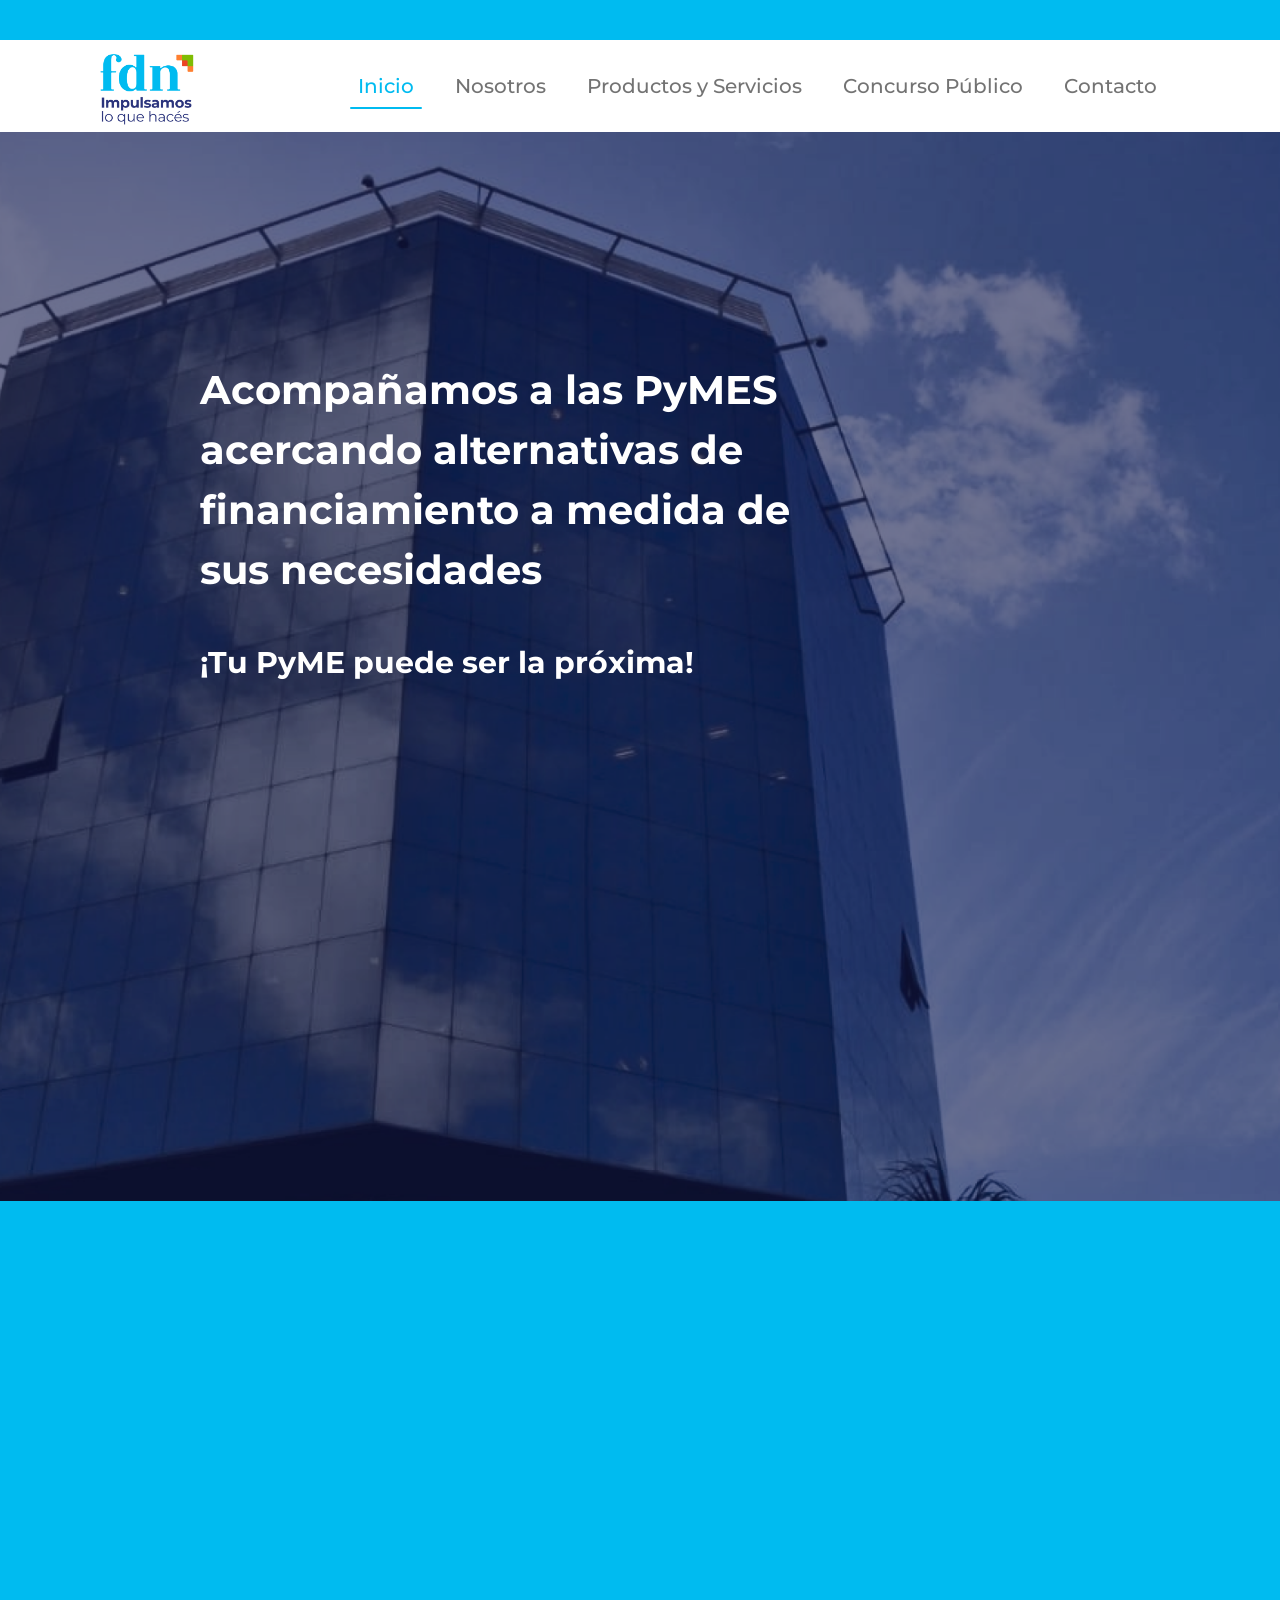
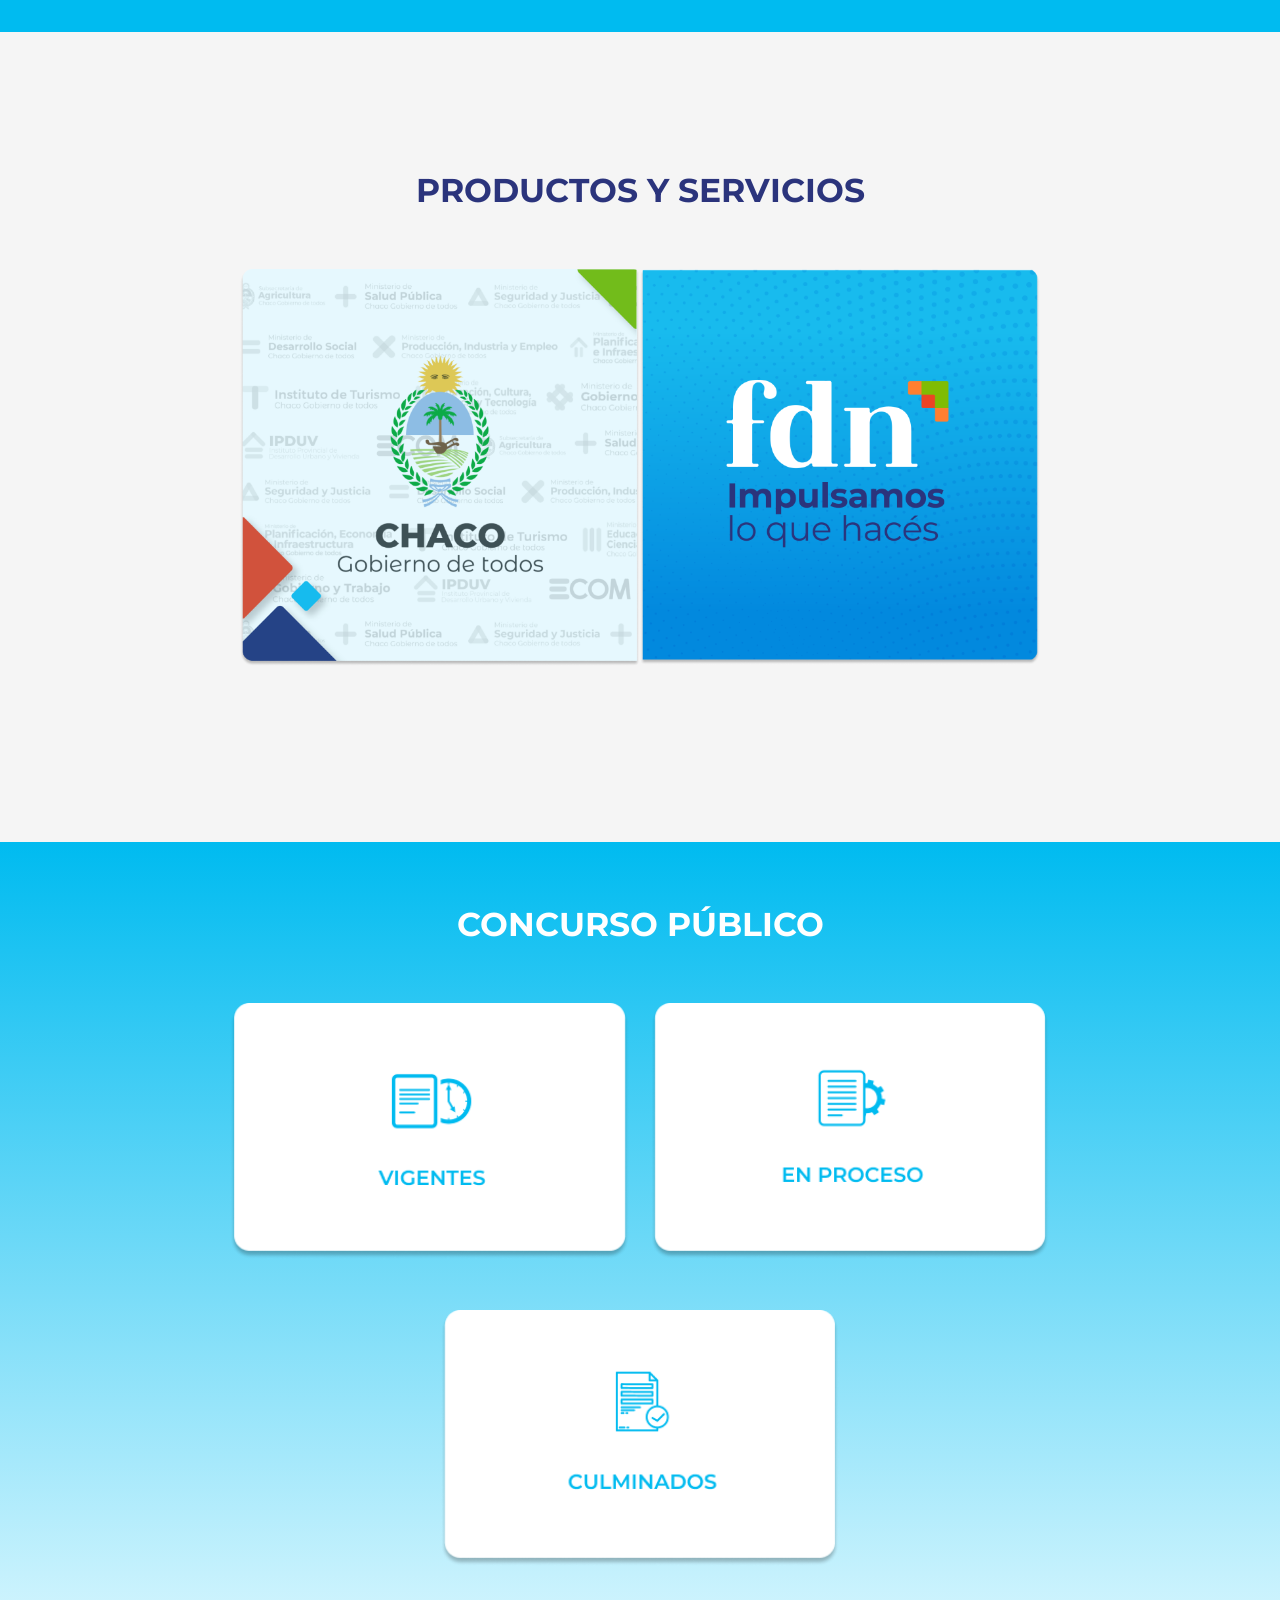
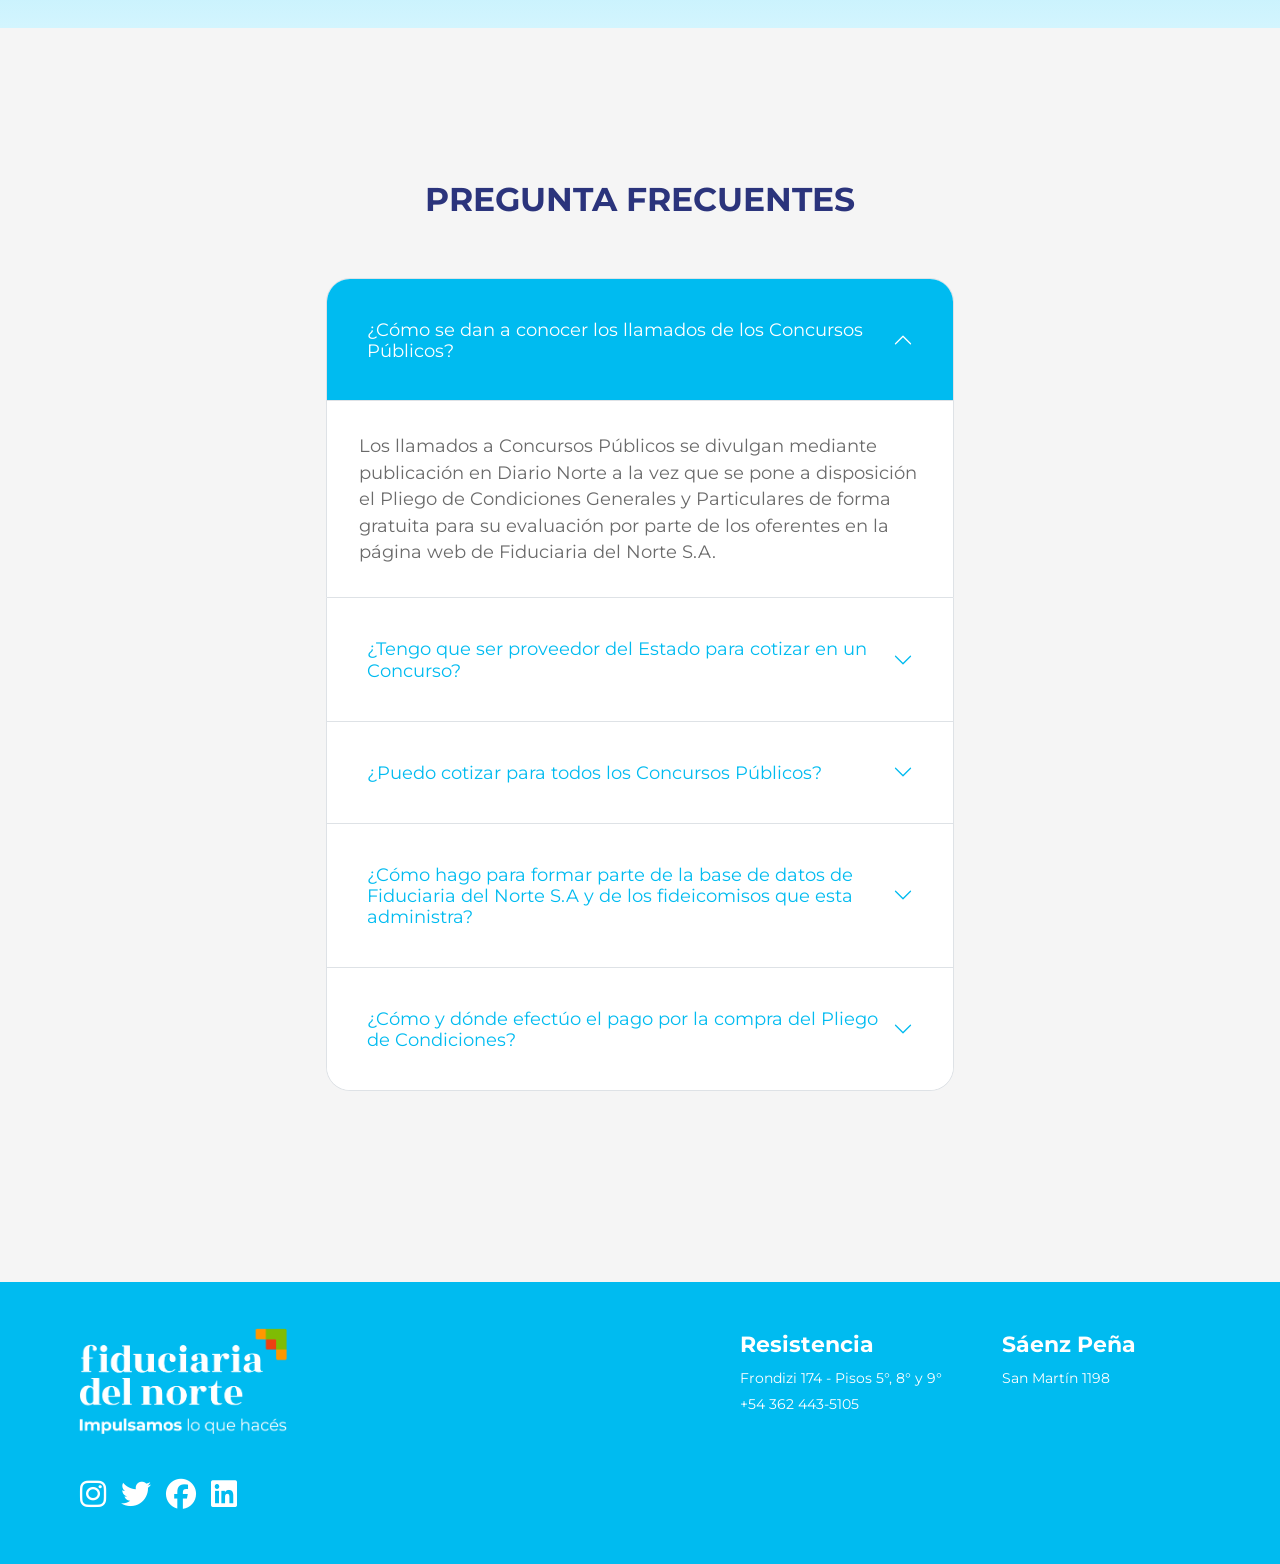
<file: index.html>
<!DOCTYPE html>
<html lang="es"> <!-- Cometario -->
<head> <!-- no se ve - config -->
    <meta charset="UTF-8"> <!-- podemos visualizar los caracteres especiales-->
    <meta http-equiv="X-UA-Compatible" content="IE=edge"> <!-- genera compatibilidad con internet explorer y Edge-->
    <meta name="viewport" content="width=device-width, initial-scale=1.0"> <!-- Adaptacion de pantallas -->
   
    <title>Fiduciaria Del Norte</title> <!-- titulo del navegador-->
    <!-- link google font -->
    <link rel="preconnect" href="https://fonts.googleapis.com">
    <link rel="preconnect" href="https://fonts.gstatic.com" crossorigin>
    <link href="https://fonts.googleapis.com/css2?family=Montserrat:wght@500;600;700&display=swap" rel="stylesheet">  
    <!--favicon-->
    <link rel="shortcut icon" href="multimedia/Logotipo_FdNColor copia.png" type="image/x-icon">
    <!-- Iconos de instragram -->
    <link rel="stylesheet" href="https://cdnjs.cloudflare.com/ajax/libs/font-awesome/6.4.0/css/all.min.css">   
    <!-- link de SCSS propio-->
    <link rel="stylesheet" href="css/styles.css">
    <link rel="stylesheet" href="https://cdnjs.cloudflare.com/ajax/libs/animate.css/4.1.1/animate.min.css"/>
    <link href="https://unpkg.com/aos@2.3.1/dist/aos.css" rel="stylesheet">
    <meta name="description" content="Fiduciaria del Norte. Acompañamos a las PyMES acercando alternativas de financiamiento a medida de sus necesidades">
    <meta name="keywords" content="Fiduciaria del Norte, Fiduciaria, Chaco, Finanza, PyMES, Sector público, Sector privado">

</head>

<body class="container-fluid"> <!-- todo lo visual del sitio-->

    <div class="menu_general fondo_blanco position-fixed container-fluid">
        <div class="encabezadoceleste"></div>
        <!-- Documentacion: https://getbootstrap.com/docs/5.3/components/navbar/ -->
        <nav class="navbar navbar-expand-xl bg-body-tertiary">
            <div class="container-fluid fondo_blanco">
                <a class="navbar-brand logo" href="index.html">
                    <img src="multimedia/FdN_ReduccionVerde.png" alt="Logo" class="d-inline-block align-text-top">
                </a>
                <button class="navbar-toggler" type="button" data-bs-toggle="collapse" data-bs-target="#navbarEncabezadoAbreCierra" aria-controls="navbarEncabezadoAbreCierra" aria-expanded="false" aria-label="Toggle navigation">
                    <span class="navbar-toggler-icon"></span>
                </button>
                <div class="collapse navbar-collapse" id="navbarEncabezadoAbreCierra">
                    <ul class="navbar_links navbar-nav ms-auto">
                        <li class="nav-item link_animacion">
                            <a class="nav-link active" aria-current="page" href="index.html">Inicio</a>
                        </li>
                        <li class="nav-item link_animacion">
                            <a class="nav-link" href="paginas/nosotros.html">Nosotros</a>
                        </li>
                        <li class="nav-item link_animacion">
                            <a class="nav-link" href="paginas/productos_y_servicios.html">Productos y Servicios</a>
                        </li>
                        <li class="nav-item link_animacion">
                            <a class="nav-link" href="paginas/concurso_publico.html">Concurso Público</a>
                        </li>
                        <li class="nav-item link_animacion">
                            <a class="nav-link" href="paginas/contacto.html">Contacto</a>
                        </li>
                    </ul>
                </div>
            </div>
        </nav>
    </div>

    <main class="edificio_destacado row"> <!--contenido principal-->
        <!-- nota principal -- imagen importante--> 
        <div style="--d: 0s">
            <p> Acompañamos a las PyMES 
              <br/> acercando alternativas de 
              <br> financiamiento a medida de 
              <br/> sus necesidades
            </p>
            <p class="textochico"> ¡Tu PyME puede ser la próxima!</p>
        </div>
    </main>

    <section class="section__quienessomos row" id="quienes_somos"> <!-- seccion del sitio -->
        <div class="text2" data-aos="fade-up" data-aos-duration="2000" >
            <h1>
                <a href="paginas/nosotros.html"> Fiduciaria Del Norte S.A.  </a>
            </h1>
            <p>
                Somos una empresa que brinda soluciones financieras integrales que contribuyen al desarrollo económico del sector público y privado de la región y el país.
                Nos especializamos en diseñar herramientas financieras innovadoras. Contamos con un equipo interdisciplinario de profesionales con amplia y destacada trayectoria en el ámbito financiero, legal, impositivo, contable y de negocios.     
            </p>
        </div>
    </section>

    <section class="section__servyprod row" id="productos_y_servicios" >
        <h2>
            <a href="paginas/productos_y_servicios.html"> PRODUCTOS Y SERVICIOS  </a>
        </h2>
        <div class="publicoyprivado">
            <img class="rounded" src="multimedia/Container.png" alt="sector publico" />
            <img class="rounded" src="multimedia/Rectangle 4453.png" alt="sector privado" />
        </div>
    </section>
    

    <section class="section__concursopublico row" id="concurso_publico" >
        <h2>
            <a href="paginas/concurso_publico.html"> CONCURSO PÚBLICO  </a>
        </h2>
        <!-- Documentacion: https://getbootstrap.com/docs/5.0/utilities/flex/#justify-content -->
        <div class="concursos">
            <img class="rounded" src="multimedia/feature card.png" alt="concurso vidente" />
            <img class="rounded" src="multimedia/feature card (1).png" alt="concurso en proceso" />
            <img class="rounded" src="multimedia/feature card (2).png" alt="concurso culminados" />
        </div>
    </section>

    <section class="section__preguntafrecuente row" id="preguntas_frecuentes">
        <h2>
            <a href="#preguntas_frecuentes"> PREGUNTA FRECUENTES  </a>
        </h2>
        <div class="preguntas">
            <div class="accordion" id="accordionExample">

                <div class="accordion-item">
                  <h3 class="accordion-header">
                    <button class="accordion-button" type="button" data-bs-toggle="collapse" data-bs-target="#collapseUno" aria-expanded="true" aria-controls="collapseUno">
                         ¿Cómo se dan a conocer los llamados de los Concursos Públicos?
                    </button>
                  </h3>
                  <div id="collapseUno" class="accordion-collapse collapse show" data-bs-parent="#accordionExample">
                    <div class="accordion-body">
                        Los llamados a Concursos Públicos se divulgan mediante publicación en Diario Norte a la vez que se pone a disposición el Pliego de Condiciones Generales y Particulares de forma gratuita para su evaluación por parte de los oferentes en la página web de Fiduciaria del Norte S.A.
                    </div>
                  </div>
                </div>

                <div class="accordion-item">
                  <h3 class="accordion-header">
                    <button class="accordion-button collapsed" type="button" data-bs-toggle="collapse" data-bs-target="#collapseDos" aria-expanded="false" aria-controls="collapseDos" >
                        ¿Tengo que ser proveedor del Estado para cotizar en un Concurso? 
                    </button>
                  </h3>
                  <div id="collapseDos" class="accordion-collapse collapse" data-bs-parent="#accordionExample">
                    <div class="accordion-body">
                        No es un requisito ser proveedor del Estado para cotizar a Fiduciaria del Norte S.A. y sus fideicomisos administrados si se solicita el respectivo empadronamiento en la plataforma de proveedores.
                    </div>
                  </div>
                </div>

                <div class="accordion-item">
                  <h3 class="accordion-header">
                    <button class="accordion-button collapsed" type="button" data-bs-toggle="collapse" data-bs-target="#collapseTres" aria-expanded="false" aria-controls="collapseTres">
                       ¿Puedo cotizar para todos los Concursos Públicos?  
                    </button>
                  </h3>
                  <div id="collapseTres" class="accordion-collapse collapse" data-bs-parent="#accordionExample">
                    <div class="accordion-body">
                        El proveedor que desee cotizar en un Concurso Público puede cotizar siempre y cuando cumpla con la condición de estar inscripto impositivamente en la actividad acorde a su cotización.
                    </div>
                  </div>
                </div>

                <div class="accordion-item">
                    <h3 class="accordion-header">
                        <button class="accordion-button collapsed" type="button" data-bs-toggle="collapse" data-bs-target="#collapseCuatro" aria-expanded="false" aria-controls="collapseCuartro">
                          ¿Cómo hago para formar parte de la base de datos de Fiduciaria del Norte S.A y de los fideicomisos que esta administra?  
                        </button>
                    </h3>
                    <div id="collapseCuatro" class="accordion-collapse collapse" data-bs-parent="#accordionExample">
                        <div class="accordion-body">
                            Todo proveedor que desee formar parte de la base de datos de Fiduciaria del Norte y los fideicomisos que administra, debe gestionar su empadronamiento en la plataforma a través del siguiente link: https://proveedores.fiduciariadelnorte.com.ar/
                        </div>
                    </div>
                </div>

                <div class="accordion-item">
                    <h3 class="accordion-header">
                        <button class="accordion-button collapsed" type="button" data-bs-toggle="collapse" data-bs-target="#collapseCinco" aria-expanded="false" aria-controls="collapseCinco">
                         ¿Cómo y dónde efectúo el pago por la compra del Pliego de Condiciones?  
                        </button>
                    </h3>
                    <div id="collapseCinco" class="accordion-collapse collapse" data-bs-parent="#accordionExample">
                        <div class="accordion-body">
                            El pago por la compra de pliego se realiza únicamente mediante transferencia bancaria, a la CBU indicada en cada pliego en particular.
                        </div>
                    </div>
                </div>
            </div>
        </div>

    </section>

    <footer class="footer row">
        <div class="footerceleste2">
            <div class="footer-contenido">
                <img class="logoabajo" src="multimedia/Logotipo_FiduciariaBlanco.png" alt="logo abajo" />
                <div class="footer-direcciones">
                    <div class="footer-col">
                        <h5>Resistencia</h5>
                        <p>Frondizi 174 - Pisos 5°, 8° y 9°</p>
                        <p>+54 362 443-5105</p>
                    </div>
                    <div class="footer-col">
                        <h5>Sáenz Peña</h5>
                        <p>San Martín 1198</p>
                    </div>
                </div>
            </div>
            <ul class="redessociales">
                <li><i class="fa-brands fa-instagram fa-xl"></i></li>
                <li><i class="fa-brands fa-twitter fa-xl"></i></li>
                <li><i class="fa-brands fa-facebook fa-xl"></i></li>
                <li><i class="fa-brands fa-linkedin fa-xl"></i></li>
            </ul>
        </div>
    </footer>


    <script src="bootstrap-5.2.3-dist/js/bootstrap.min.js"></script>
    <script src="https://unpkg.com/aos@2.3.1/dist/aos.js"></script>
    <script>
        AOS.init();
    </script>

</body>

</html>
</file>
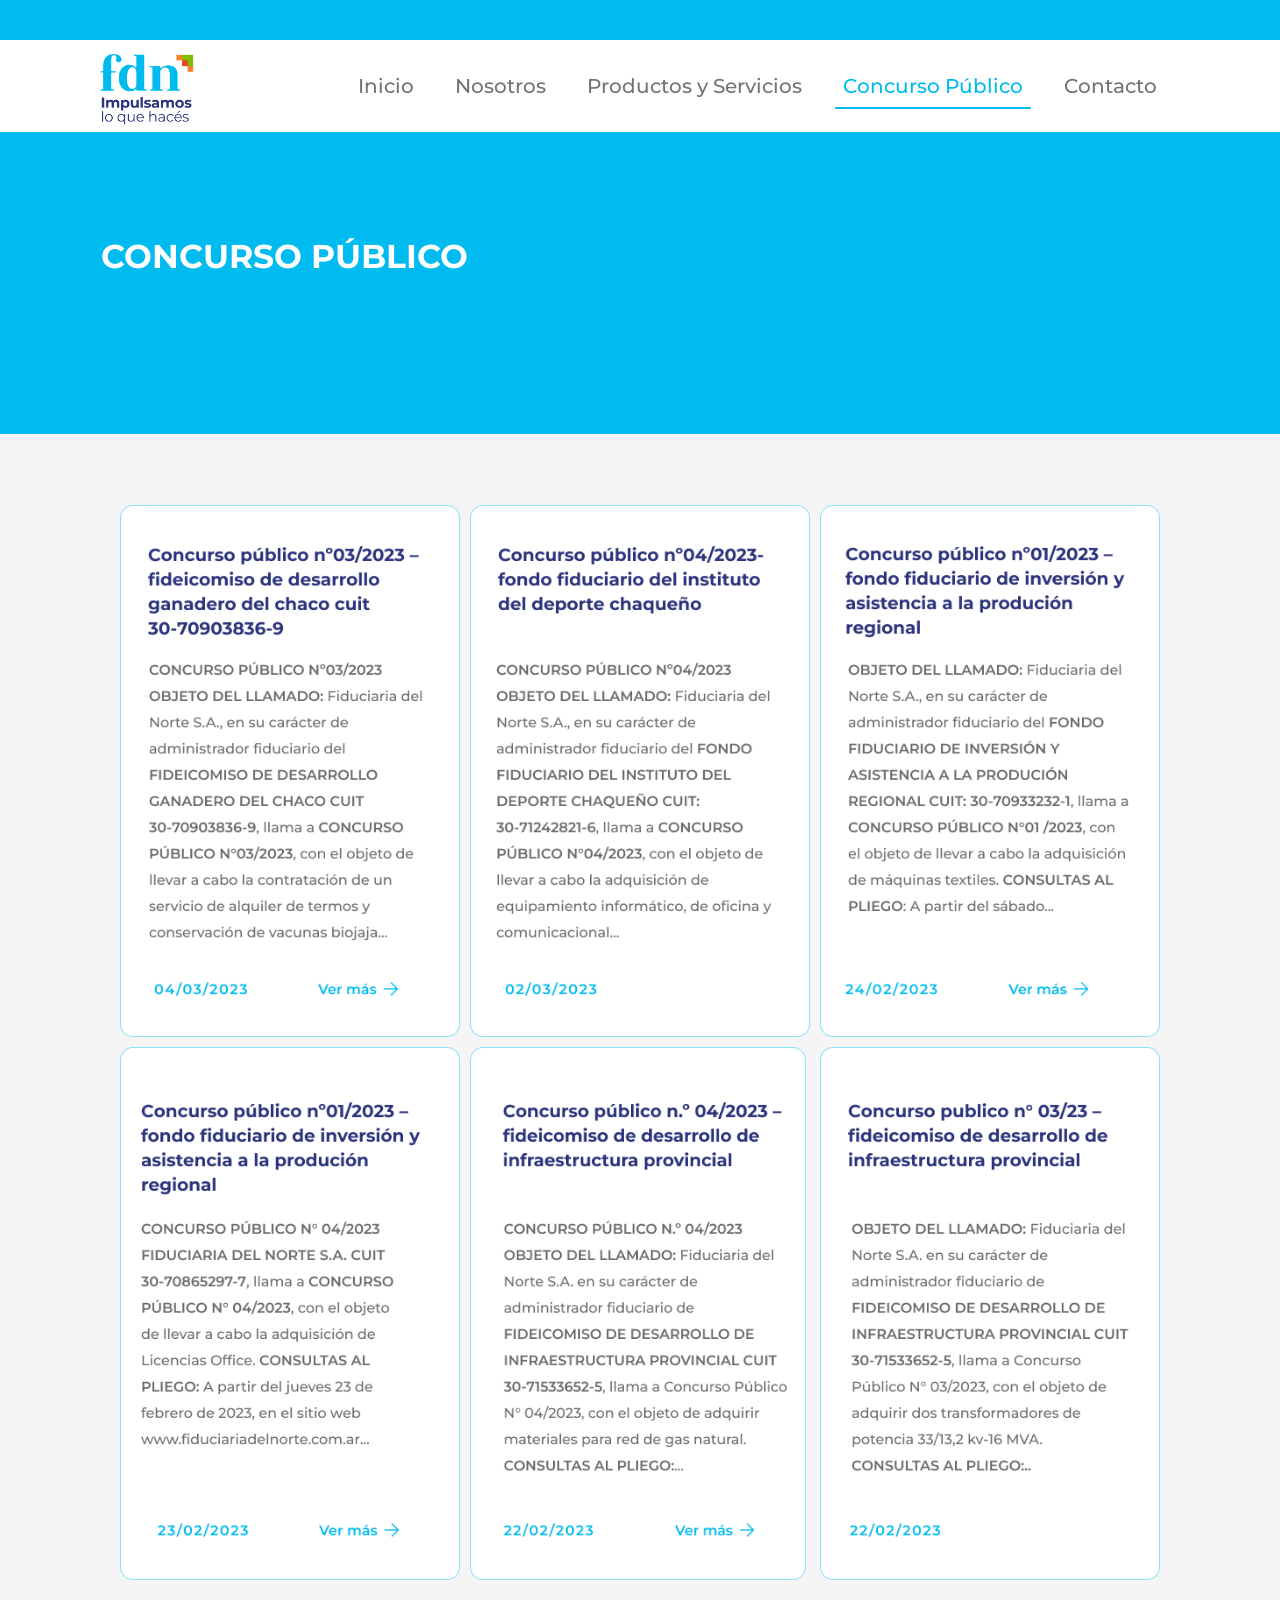
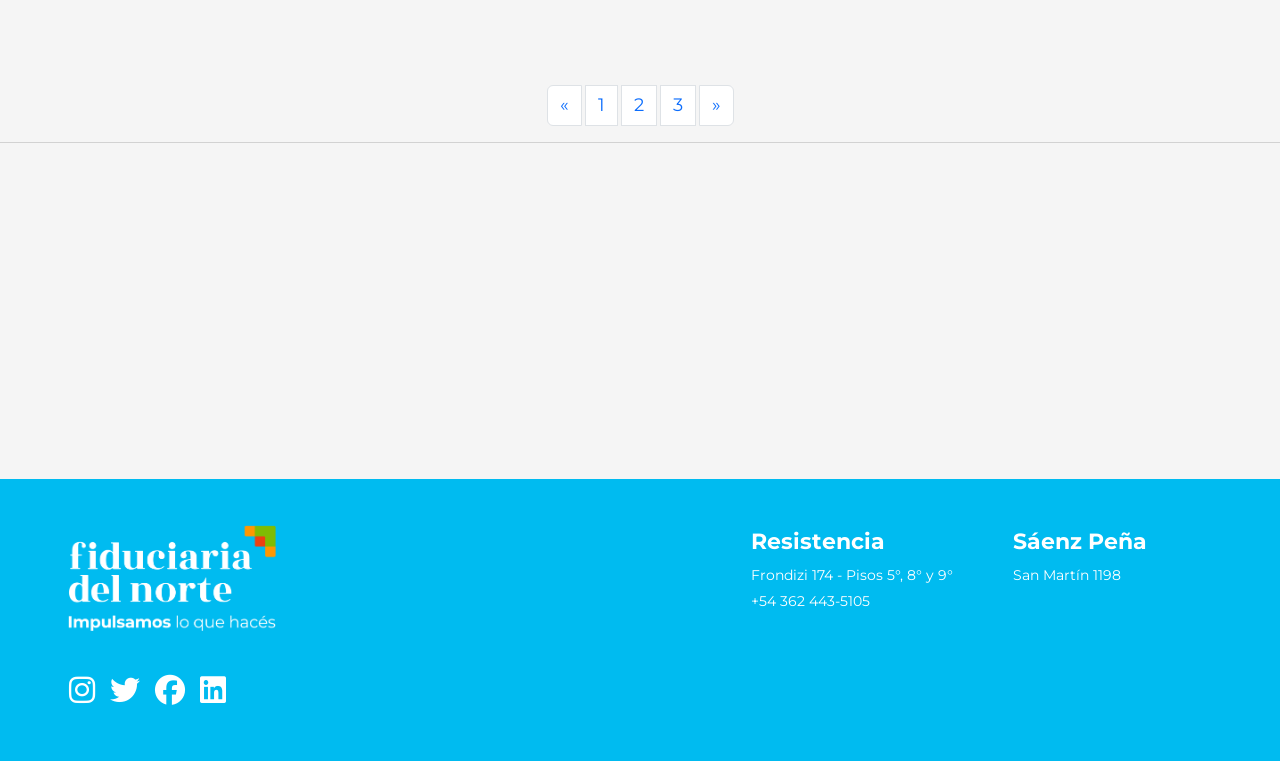
<file: paginas/concurso_publico.html>
<!DOCTYPE html>
<html lang="es"> 
<head> 
    <meta charset="UTF-8"> 
    <meta http-equiv="X-UA-Compatible" content="IE=edge"> 
    <meta name="viewport" content="width=device-width, initial-scale=1.0">
   
    <title>Fiduciaria Del Norte</title> 

    <link rel="preconnect" href="https://fonts.googleapis.com">
    <link rel="preconnect" href="https://fonts.gstatic.com" crossorigin>
    <link href="https://fonts.googleapis.com/css2?family=Montserrat:wght@500;600;700&display=swap" rel="stylesheet">  
    <link rel="shortcut icon" href="../multimedia/Logotipo_FdNColor copia.png" type="image/x-icon">
    <link rel="stylesheet" href="https://cdnjs.cloudflare.com/ajax/libs/font-awesome/6.4.0/css/all.min.css">
    <link rel="stylesheet" href="../css/styles.css"> 
    <link rel="stylesheet" href="../css/concurso_publico.css"> 
    <link rel="stylesheet" href="https://cdnjs.cloudflare.com/ajax/libs/animate.css/4.1.1/animate.min.css"/>
    <link href="https://unpkg.com/aos@2.3.1/dist/aos.css" rel="stylesheet">
    <meta name="description" content="Fiduciaria del Norte. Acompañamos a las PyMES acercando alternativas de financiamiento a medida de sus necesidades">
    <meta name="keywords" content="Fiduciaria del Norte, Fiduciaria, Chaco, Finanza, PyMES, Sector público, Sector privado">

</head>

<body class="container-fluid p-0"> 79
    <div class="menu_general fondo_blanco position-fixed container-fluid">
        <div class="encabezadoceleste"></div>
        <nav class="navbar navbar-expand-xl bg-body-tertiary">
            <div class="container-fluid fondo_blanco">
                <a class="navbar-brand logo" href="../index.html">
                    <img src="../multimedia/FdN_ReduccionVerde.png" alt="Logo" class="d-inline-block align-text-top">
                </a>
                <button class="navbar-toggler" type="button" data-bs-toggle="collapse" data-bs-target="#navbarEncabezadoAbreCierra" aria-controls="navbarEncabezadoAbreCierra" aria-expanded="false" aria-label="Toggle navigation">
                    <span class="navbar-toggler-icon"></span>
                </button>
                <div class="collapse navbar-collapse" id="navbarEncabezadoAbreCierra">
                    <ul class="navbar_links navbar-nav ms-auto">
                        <li class="nav-item link_animacion">
                        <a class="nav-link" aria-current="page" href="../index.html">Inicio</a>
                        </li>
                        <li class="nav-item link_animacion">
                        <a class="nav-link" href="nosotros.html">Nosotros</a>
                        </li>
                        <li class="nav-item link_animacion">
                        <a class="nav-link" href="productos_y_servicios.html">Productos y Servicios</a>
                        </li>
                        <li class="nav-item link_animacion">
                            <a class="nav-link active" href="concurso_publico.html">Concurso Público</a>
                        </li>
                        <li class="nav-item link_animacion">
                            <a class="nav-link" href="contacto.html">Contacto</a>
                        </li>
                    </ul>
                </div>
            </div>
        </nav>
    </div>

    <section class="seccion_contacto row">
       <div class="titulo">
            <h2>Concurso público</h2>
        </div>
        <div class="concurso">
            <div>
                <img src="../multimedia/1.png" alt="Concurso publico 01" />
                <img src="../multimedia/2.png" alt="Concurso publico 02" />
                <img src="../multimedia/3.png" alt="Concurso publico 03" />
            </div>
            <div>
                <img src="../multimedia/4.png" alt="Concurso publico 04" />
                <img src="../multimedia/5.png" alt="Concurso publico 05" />
                <img src="../multimedia/6.png" alt="Concurso publico 06" />
            </div>
        </div>

        <nav class="paginador" aria-label="Paginacion Concurso Publico">
            <ul class="pagination justify-content-center">
                <li class="page-item">
                    <a class="page-link" href="#" aria-label="Anterior">
                        <span aria-hidden="true">&laquo;</span>
                    </a>
                </li>
                <li class="page-item"><a class="page-link" href="#">1</a></li>
                <li class="page-item"><a class="page-link" href="#">2</a></li>
                <li class="page-item"><a class="page-link" href="#">3</a></li>
                <li class="page-item">
                    <a class="page-link" href="#" aria-label="Siguiente">
                        <span aria-hidden="true">&raquo;</span>
                    </a>
                </li>
            </ul>
        </nav>
        <hr /> 
    </section> 

    <footer class="footer row">
        <div class="footerceleste2">
            <div class="footer-contenido">
                <img class="logoabajo" src="../multimedia/Logotipo_FiduciariaBlanco.png" alt="logo abajo" />
                <div class="footer-direcciones">
                    <div class="footer-col">
                        <h5>Resistencia</h5>
                        <p>Frondizi 174 - Pisos 5°, 8° y 9°</p>
                        <p>+54 362 443-5105</p>
                    </div>
                    <div class="footer-col">
                        <h5>Sáenz Peña</h5>
                        <p>San Martín 1198</p>
                    </div>
                </div>
            </div>
            <ul class="redessociales">
                <li><i class="fa-brands fa-instagram fa-xl"></i></li>
                <li><i class="fa-brands fa-twitter fa-xl"></i></li>
                <li><i class="fa-brands fa-facebook fa-xl"></i></li>
                <li><i class="fa-brands fa-linkedin fa-xl"></i></li>
            </ul>
        </div>
    </footer>

    <script src="../bootstrap-5.2.3-dist/js/bootstrap.min.js"></script>
    <script src="https://unpkg.com/aos@2.3.1/dist/aos.js"></script>

</body>
</html>
</file>
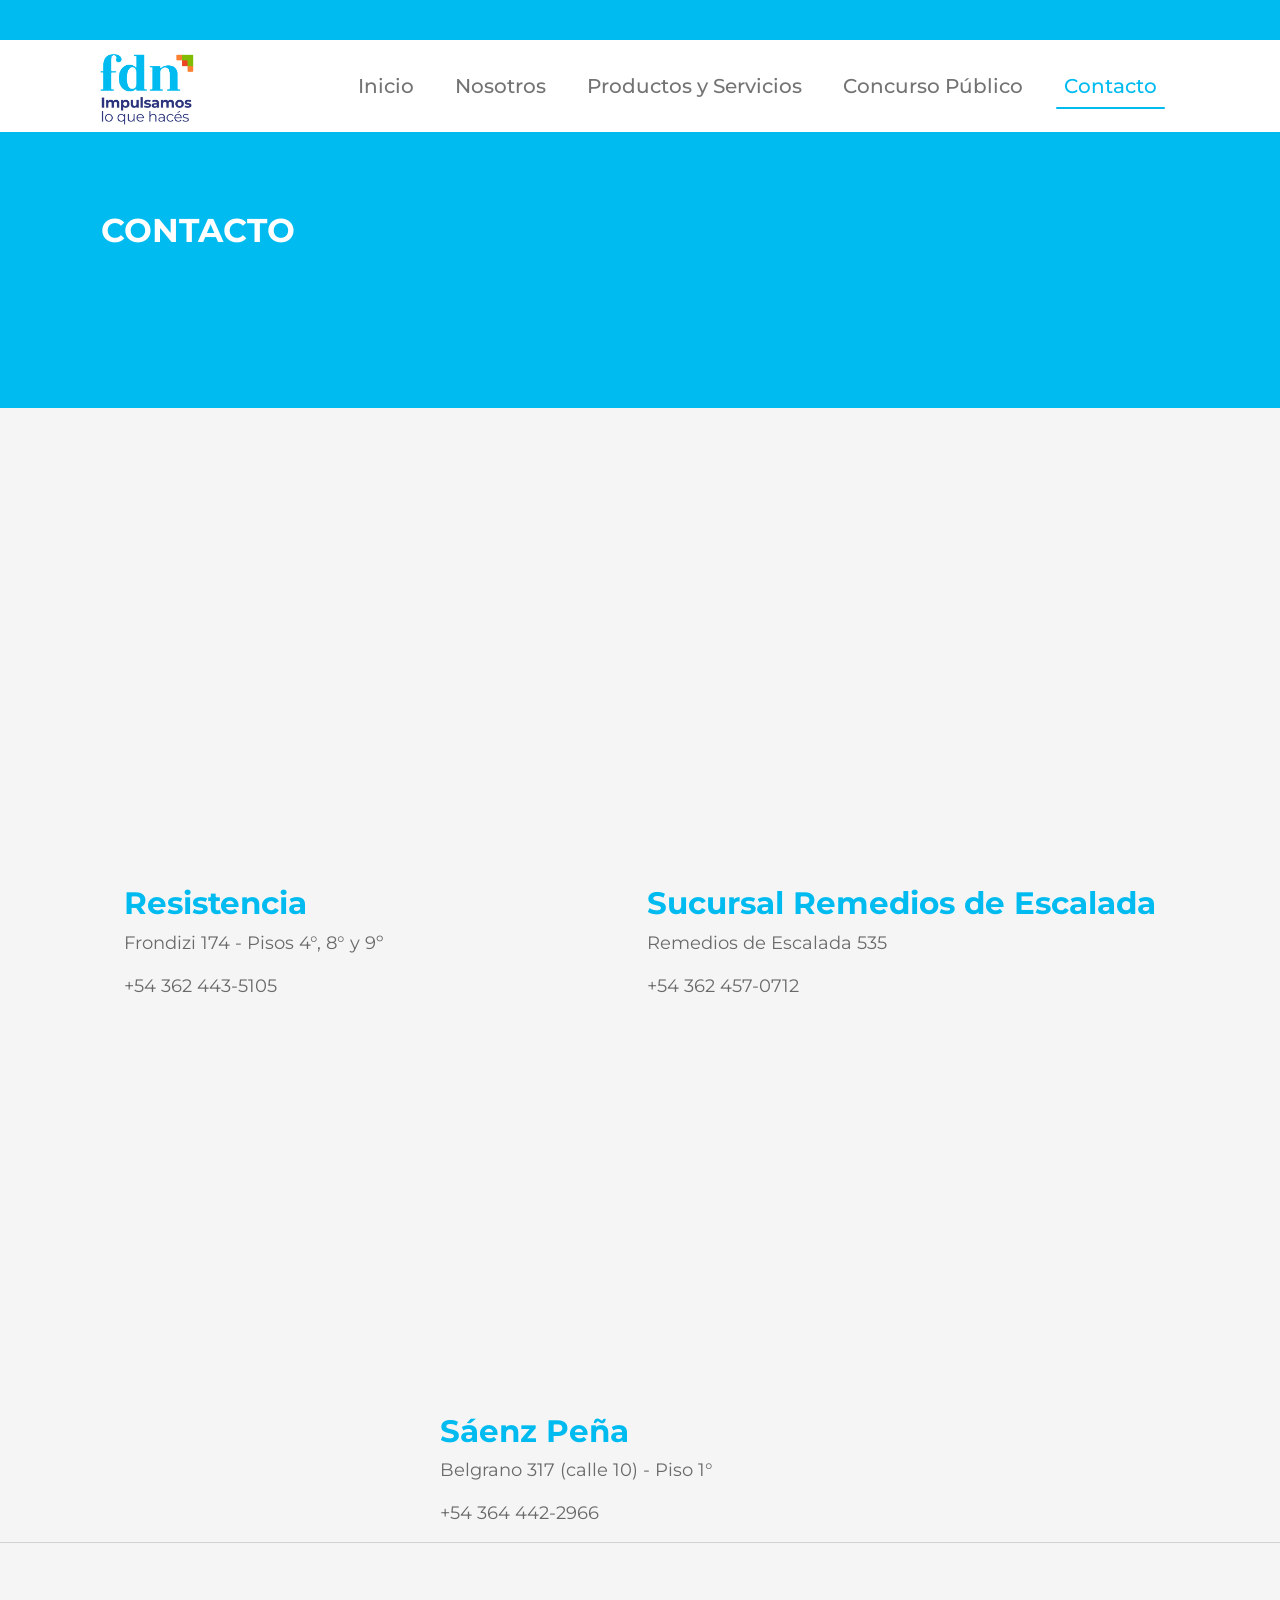
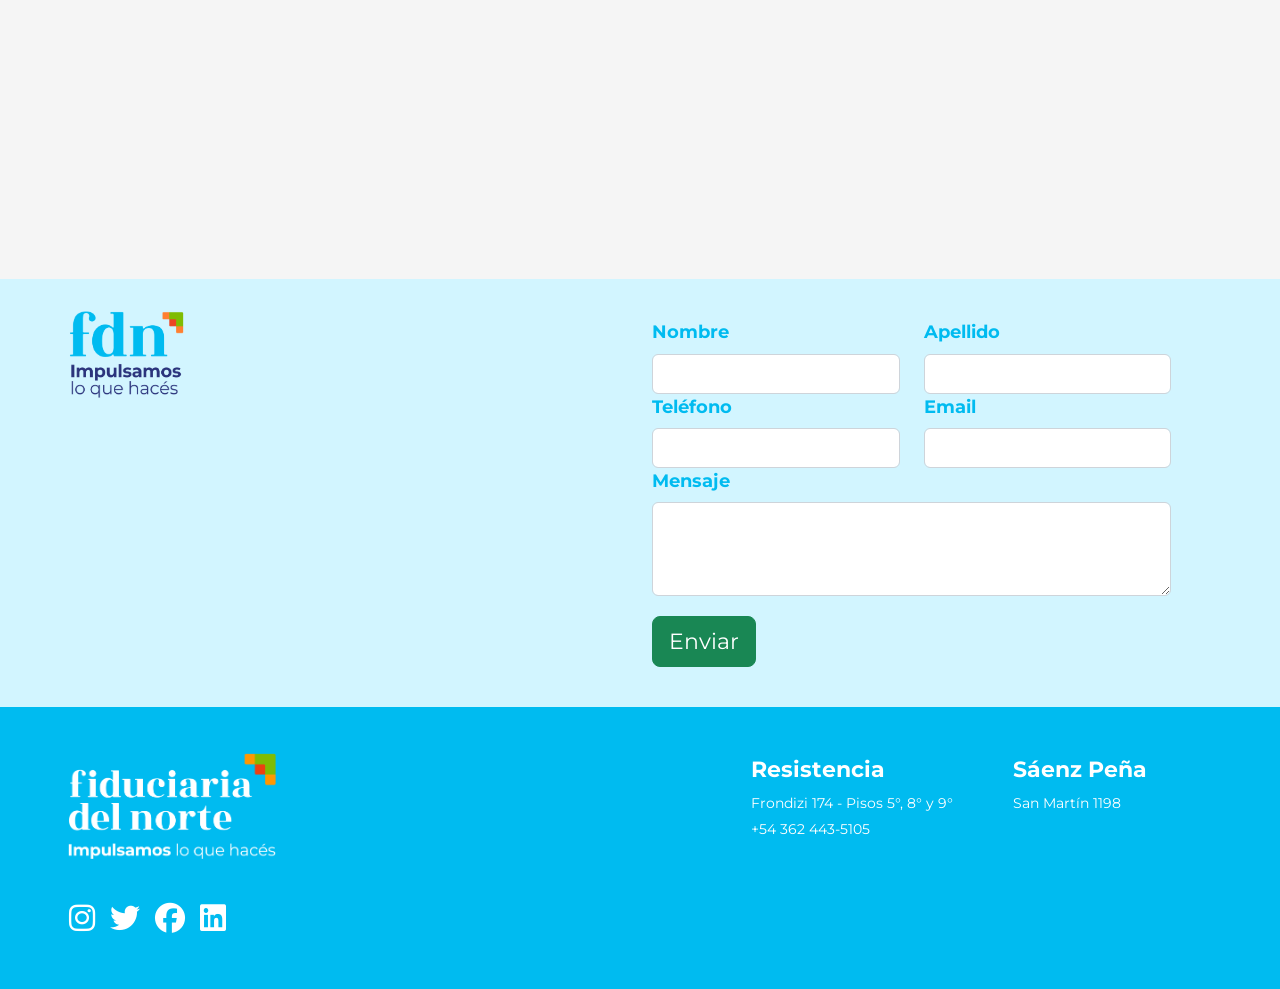
<file: paginas/contacto.html>
<!DOCTYPE html>
<html lang="es"> 
<head> 
    <meta charset="UTF-8"> 
    <meta http-equiv="X-UA-Compatible" content="IE=edge"> 
    <meta name="viewport" content="width=device-width, initial-scale=1.0"> 
   
    <title>Fiduciaria Del Norte</title>

    <link rel="preconnect" href="https://fonts.googleapis.com">
    <link rel="preconnect" href="https://fonts.gstatic.com" crossorigin>
    <link href="https://fonts.googleapis.com/css2?family=Montserrat:wght@500;600;700&display=swap" rel="stylesheet">  
    <link rel="shortcut icon" href="../multimedia/Logotipo_FdNColor copia.png" type="image/x-icon">
    <link rel="stylesheet" href="https://cdnjs.cloudflare.com/ajax/libs/font-awesome/6.4.0/css/all.min.css">
    <link rel="stylesheet" href="../css/styles.css"> 
    <link rel="stylesheet" href="../css/contacto.css"> 
    <link rel="stylesheet" href="https://cdnjs.cloudflare.com/ajax/libs/animate.css/4.1.1/animate.min.css"/>
    <link href="https://unpkg.com/aos@2.3.1/dist/aos.css" rel="stylesheet">
    <meta name="description" content="Fiduciaria del Norte. Acompañamos a las PyMES acercando alternativas de financiamiento a medida de sus necesidades">
    <meta name="keywords" content="Fiduciaria del Norte, Fiduciaria, Chaco, Finanza, PyMES, Sector público, Sector privado">
    

</head>


<body class="container-fluid p-0"> 
    <div class="menu_general fondo_blanco position-fixed container-fluid">
        <div class="encabezadoceleste"></div>
        <nav class="navbar navbar-expand-xl bg-body-tertiary">
            <div class="container-fluid fondo_blanco">
                <a class="navbar-brand logo" href="../index.html">
                    <img src="../multimedia/FdN_ReduccionVerde.png" alt="Logo" class="d-inline-block align-text-top">
                </a>
                <button class="navbar-toggler" type="button" data-bs-toggle="collapse" data-bs-target="#navbarEncabezadoAbreCierra" aria-controls="navbarEncabezadoAbreCierra" aria-expanded="false" aria-label="Toggle navigation">
                    <span class="navbar-toggler-icon"></span>
                </button>
                <div class="collapse navbar-collapse" id="navbarEncabezadoAbreCierra">
                    <ul class="navbar_links navbar-nav ms-auto">
                        <li class="nav-item link_animacion">
                        <a class="nav-link" aria-current="page" href="../index.html">Inicio</a>
                        </li>
                        <li class="nav-item link_animacion">
                        <a class="nav-link" href="nosotros.html">Nosotros</a>
                        </li>
                        <li class="nav-item link_animacion">
                        <a class="nav-link" href="productos_y_servicios.html">Productos y Servicios</a>
                        </li>
                        <li class="nav-item link_animacion">
                            <a class="nav-link" href="concurso_publico.html">Concurso Público</a>
                        </li>
                        <li class="nav-item link_animacion">
                            <a class="nav-link active" href="contacto.html">Contacto</a>
                        </li>
                    </ul>
                </div>
            </div>
        </nav>
    </div>

    <section class="seccion_contacto row">
       <div class="titulo">
        <h2>
            Contacto
        </h2>
       </div>
        <div class="mapas">
            <div>
                <iframe src="https://www.google.com/maps/embed?pb=!1m18!1m12!1m3!1d14162.044763211896!2d-59.00552889983289!3d-27.45334054275462!2m3!1f0!2f0!3f0!3m2!1i1024!2i768!4f13.1!3m3!1m2!1s0x94450cf370e881fb%3A0xd5c52c790e446bde!2sFrondizi%20174%2C%20H3500%20Resistencia%2C%20Chaco!5e0!3m2!1ses-419!2sar!4v1684784757486!5m2!1ses-419!2sar" width="400" height="350" style="border:0;" allowfullscreen="" loading="lazy" referrerpolicy="no-referrer-when-downgrade"></iframe>
                <h3>
                    <strong> Resistencia </strong>
                </h3>
                <p>
                    Frondizi 174 - Pisos 4°, 8° y 9º
                </p>
                <p>
                    +54 362 443-5105
                </p>
            </div>
            <div>
                <iframe src="https://www.google.com/maps/embed?pb=!1m18!1m12!1m3!1d3540.7966574653915!2d-58.987174322770215!3d-27.44444721563415!2m3!1f0!2f0!3f0!3m2!1i1024!2i768!4f13.1!3m3!1m2!1s0x94450c5f24d43cab%3A0x9bcd9908f21084da!2sC.%20Remedios%20de%20Escalada%20535%2C%20H3500BPL%20Resistencia%2C%20Chaco!5e0!3m2!1ses-419!2sar!4v1684784865020!5m2!1ses-419!2sar" width="400" height="350" style="border:0;" allowfullscreen="" loading="lazy" referrerpolicy="no-referrer-when-downgrade"></iframe>
                <h3>
                    <strong> Sucursal Remedios de Escalada  </strong>
                </h3>
                <p>
                    Remedios de Escalada 535
                </p>
                <p>
                    +54 362 457-0712 
                </p>
            </div>
            <div>
                <iframe src="https://www.google.com/maps/embed?pb=!1m18!1m12!1m3!1d1780.7686873105674!2d-60.44171607332323!3d-26.791012934881397!2m3!1f0!2f0!3f0!3m2!1i1024!2i768!4f13.1!3m3!1m2!1s0x94412d1f98a637b7%3A0x9a67f71a0c95f576!2sBelgrano%20317%2C%20H3700%20S%C3%A1enz%20Pe%C3%B1a%2C%20Chaco!5e0!3m2!1ses-419!2sar!4v1684785015828!5m2!1ses-419!2sar" width="400" height="350" style="border:0;" allowfullscreen="" loading="lazy" referrerpolicy="no-referrer-when-downgrade"></iframe>
                <h3>
                    <strong> Sáenz Peña  </strong>
                </h3>
                <p>
                    Belgrano 317 (calle 10) - Piso 1°
                </p>
                <p>
                    +54 364 442-2966
                </p>
            </div>
        </div>
        <hr />
    </section>

    <section class="seccion_formulario row">
        <div class="logo_formulario col-md-6">
            <img src="../multimedia/FdN_ReduccionVerde.png" alt="FDN" />
        </div>
        <form class="col-md-5">
            <div class="row">
                <div class="col-md-6">
                    <label for="nombreArea" class="form-label">Nombre</label>
                    <input type="text" class="form-control" id="nombreArea" aria-describedby="nombreArea">
                </div>
                <div class="col-md-6">
                    <label for="apellidoArea" class="form-label">Apellido</label>
                    <input type="text" class="form-control" id="apellidoArea" aria-describedby="apellidoArea">
                </div>
                <div class="col-md-6">
                    <label for="telefonoArea" class="form-label">Teléfono</label>
                    <input type="text" class="form-control" id="telefonoArea" aria-describedby="telefonoArea">
                </div>
                <div class="col-md-6">
                    <label for="emailArea" class="form-label">Email</label>
                    <input type="email" class="form-control" id="emailArea" aria-describedby="emailArea">
                </div>
                <div class="col-md-12">
                    <label for="mensajeTextarea" class="form-label">Mensaje</label>
                    <textarea class="form-control" id="mensajeTextarea" rows="3"></textarea>
                </div>
                <div class="col-md-12 boton">
                    <button type="submit" class="btn btn btn-lg btn-success">Enviar</button>
                </div>
            </div>
        </form>
    </section>
 
    

    <footer class="footer row">
        <div class="footerceleste2">
            <div class="footer-contenido">
                <img class="logoabajo" src="../multimedia/Logotipo_FiduciariaBlanco.png" alt="logo abajo" />
                <div class="footer-direcciones">
                    <div class="footer-col">
                        <h5>Resistencia</h5>
                        <p>Frondizi 174 - Pisos 5°, 8° y 9°</p>
                        <p>+54 362 443-5105</p>
                    </div>
                    <div class="footer-col">
                        <h5>Sáenz Peña</h5>
                        <p>San Martín 1198</p>
                    </div>
                </div>
            </div>
            <ul class="redessociales">
                <li><i class="fa-brands fa-instagram fa-xl"></i></li>
                <li><i class="fa-brands fa-twitter fa-xl"></i></li>
                <li><i class="fa-brands fa-facebook fa-xl"></i></li>
                <li><i class="fa-brands fa-linkedin fa-xl"></i></li>
            </ul>
        </div>
    </footer>

    <script src="../bootstrap-5.2.3-dist/js/bootstrap.min.js"></script>
    <script src="https://unpkg.com/aos@2.3.1/dist/aos.js"></script>

</body>
</html>
</file>
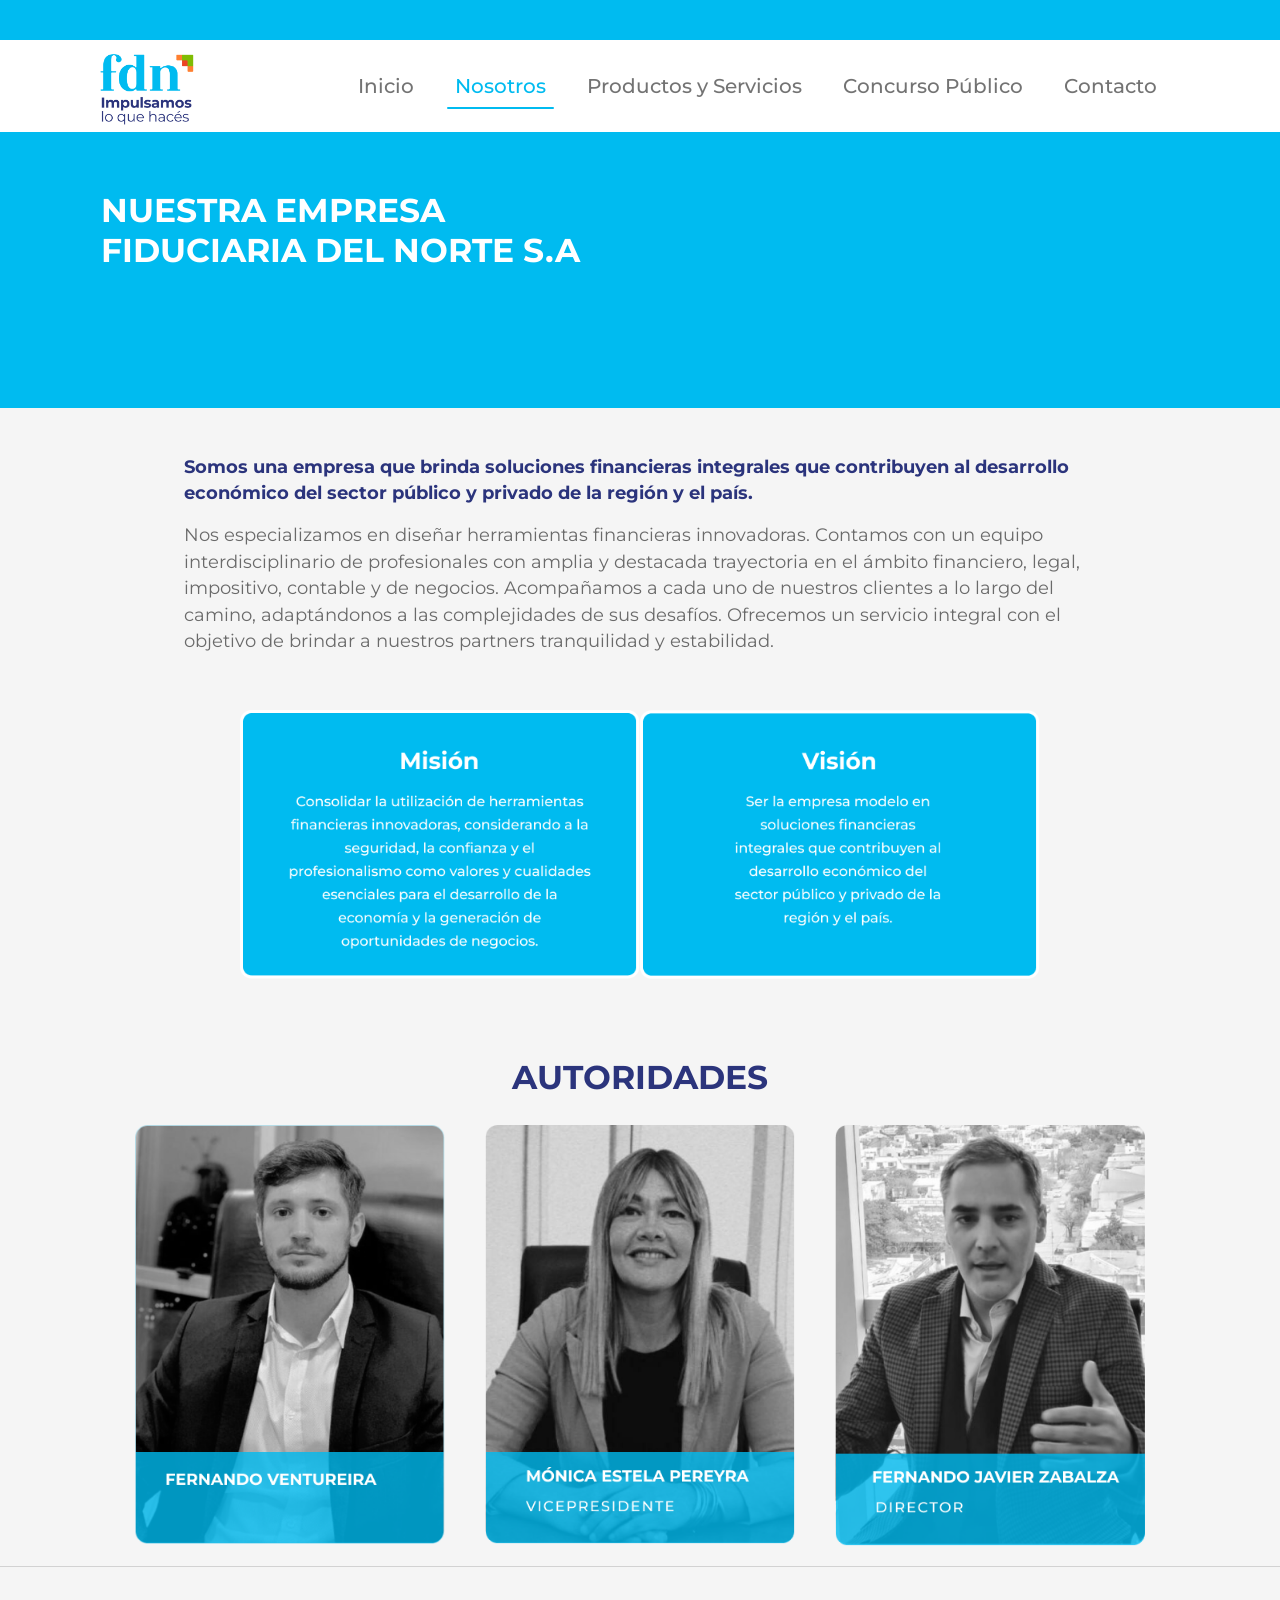
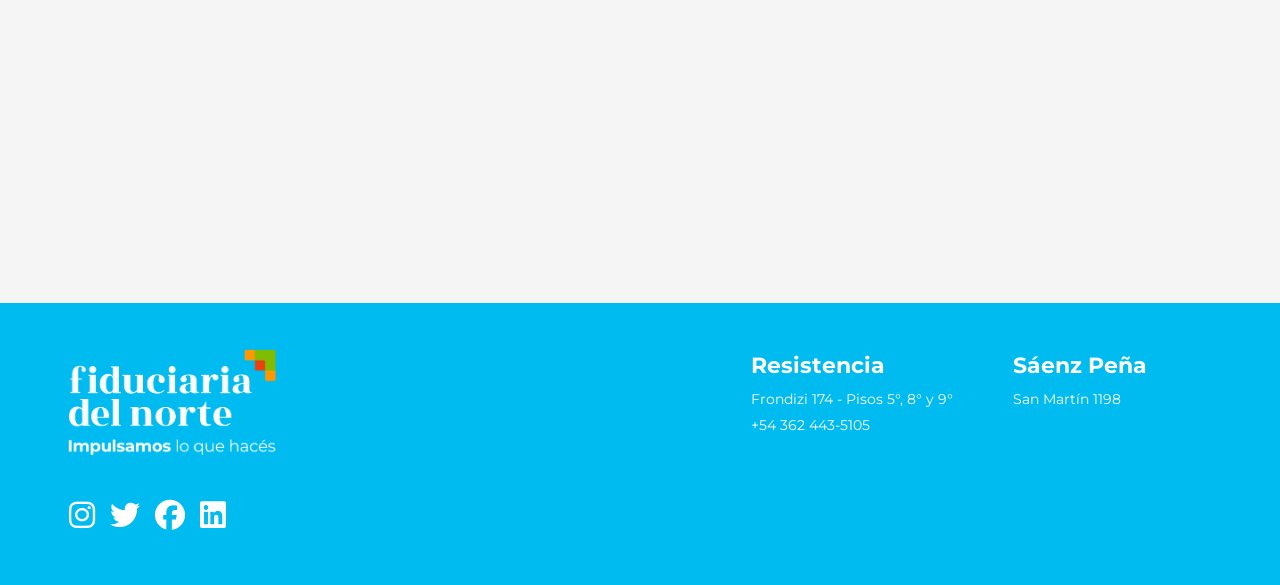
<file: paginas/nosotros.html>
<!DOCTYPE html>
<html lang="es"> 
<head> 
    <meta charset="UTF-8"> 
    <meta http-equiv="X-UA-Compatible" content="IE=edge"> 
    <meta name="viewport" content="width=device-width, initial-scale=1.0">   
    <title>Fiduciaria Del Norte</title> 
    <link rel="preconnect" href="https://fonts.googleapis.com">
    <link rel="preconnect" href="https://fonts.gstatic.com" crossorigin>
    <link href="https://fonts.googleapis.com/css2?family=Montserrat:wght@500;600;700&display=swap" rel="stylesheet">  
    <link rel="shortcut icon" href="../multimedia/Logotipo_FdNColor copia.png" type="image/x-icon">
    <link rel="stylesheet" href="https://cdnjs.cloudflare.com/ajax/libs/font-awesome/6.4.0/css/all.min.css">
    <link rel="stylesheet" href="../css/styles.css"> 
    <link rel="stylesheet" href="../css/nosotros.css"> 
    <link rel="stylesheet" href="https://cdnjs.cloudflare.com/ajax/libs/animate.css/4.1.1/animate.min.css"/>
    <link href="https://unpkg.com/aos@2.3.1/dist/aos.css" rel="stylesheet">
    <meta name="description" content="Fiduciaria del Norte. Acompañamos a las PyMES acercando alternativas de financiamiento a medida de sus necesidades">
    <meta name="keywords" content="Fiduciaria del Norte, Fiduciaria, Chaco, Finanza, PyMES, Sector público, Sector privado">

</head>

<body class="container-fluid p-0"> 
    <div class="menu_general fondo_blanco position-fixed container-fluid">
        <div class="encabezadoceleste"></div>
        <!-- Documentacion: https://getbootstrap.com/docs/5.3/components/navbar/ -->
        <nav class="navbar navbar-expand-xl bg-body-tertiary">
            <div class="container-fluid fondo_blanco">
                <a class="navbar-brand logo" href="../index.html">
                    <img src="../multimedia/FdN_ReduccionVerde.png" alt="Logo" class="d-inline-block align-text-top">
                </a>
                <button class="navbar-toggler" type="button" data-bs-toggle="collapse" data-bs-target="#navbarEncabezadoAbreCierra" aria-controls="navbarEncabezadoAbreCierra" aria-expanded="false" aria-label="Toggle navigation">
                    <span class="navbar-toggler-icon"></span>
                </button>
                <div class="collapse navbar-collapse" id="navbarEncabezadoAbreCierra">
                    <ul class="navbar_links navbar-nav ms-auto">
                        <li class="nav-item link_animacion">
                        <a class="nav-link" aria-current="page" href="../index.html">Inicio</a>
                        </li>
                        <li class="nav-item link_animacion">
                        <a class="nav-link active" href="nosotros.html">Nosotros</a>
                        </li>
                        <li class="nav-item link_animacion">
                        <a class="nav-link" href="productos_y_servicios.html">Productos y Servicios</a>
                        </li>
                        <li class="nav-item link_animacion">
                            <a class="nav-link" href="concurso_publico.html">Concurso Público</a>
                        </li>
                        <li class="nav-item link_animacion">
                            <a class="nav-link" href="contacto.html">Contacto</a>
                        </li>
                    </ul>
                </div>
            </div>
        </nav>
    </div>

    <section class="seccion_nosotros row">
       <div class="titulo">
         <h2>
            Nuestra Empresa 
            <br>
            Fiduciaria del Norte S.A 
         </h2>
       </div>

       <div class="textoprincipal">
        <p class="oscuro">
            Somos una empresa que brinda soluciones financieras integrales que contribuyen al desarrollo económico del sector público y privado de la región y el país.
        </p>
        <p>
            Nos especializamos en diseñar herramientas financieras innovadoras. Contamos con un equipo interdisciplinario de profesionales con amplia y destacada trayectoria en el ámbito financiero, legal, impositivo, contable y de negocios.
            Acompañamos a cada uno de nuestros clientes a lo largo del camino, adaptándonos a las complejidades de sus desafíos. Ofrecemos un servicio integral con el objetivo de brindar a nuestros partners tranquilidad y estabilidad.
        </p>


       </div>


       <div class="misionyvision">
            <div>
                <img src="../multimedia/Group 935 (1).png" alt="Mision" />
            </div>
            <div>
                <img src="../multimedia/Group 936.png" alt="Vision" />
            </div>
        </div>

    <section class="autoridades" id="autoridades">  
        <h2>
            <a href="#autoridades"> AUTORIDADES  </a>
        </h2>
        <div class="personal">
            <div>
                <img src="../multimedia/Member Card (3).png" alt="Presidente" />
            </div>
            <div>
                <img src="../multimedia/Member Card (1).png" alt="Vicepresidente" />
            </div>
            <div>
                <img src="../multimedia/Member Card (2).png" alt="Director" />
            </div>
        </div>

    </section>  
        <hr /> 
    </section> 
    <footer class="footer row">
        <div class="footerceleste2">
            <div class="footer-contenido">
                <img class="logoabajo" src="../multimedia/Logotipo_FiduciariaBlanco.png "alt="logo abajo" />
                <div class="footer-direcciones">
                    <div class="footer-col">
                        <h5>Resistencia</h5>
                        <p>Frondizi 174 - Pisos 5°, 8° y 9°</p>
                        <p>+54 362 443-5105</p>
                    </div>
                    <div class="footer-col">
                        <h5>Sáenz Peña</h5>
                        <p>San Martín 1198</p>
                    </div>
                </div>
            </div>
            <ul class="redessociales">
                <li><i class="fa-brands fa-instagram fa-xl"></i></li>
                <li><i class="fa-brands fa-twitter fa-xl"></i></li>
                <li><i class="fa-brands fa-facebook fa-xl"></i></li>
                <li><i class="fa-brands fa-linkedin fa-xl"></i></li>
            </ul>
        </div>
    </footer>
    <script src="../bootstrap-5.2.3-dist/js/bootstrap.min.js"></script>
    <script src="https://unpkg.com/aos@2.3.1/dist/aos.js"></script>
</body>
</html>
</file>
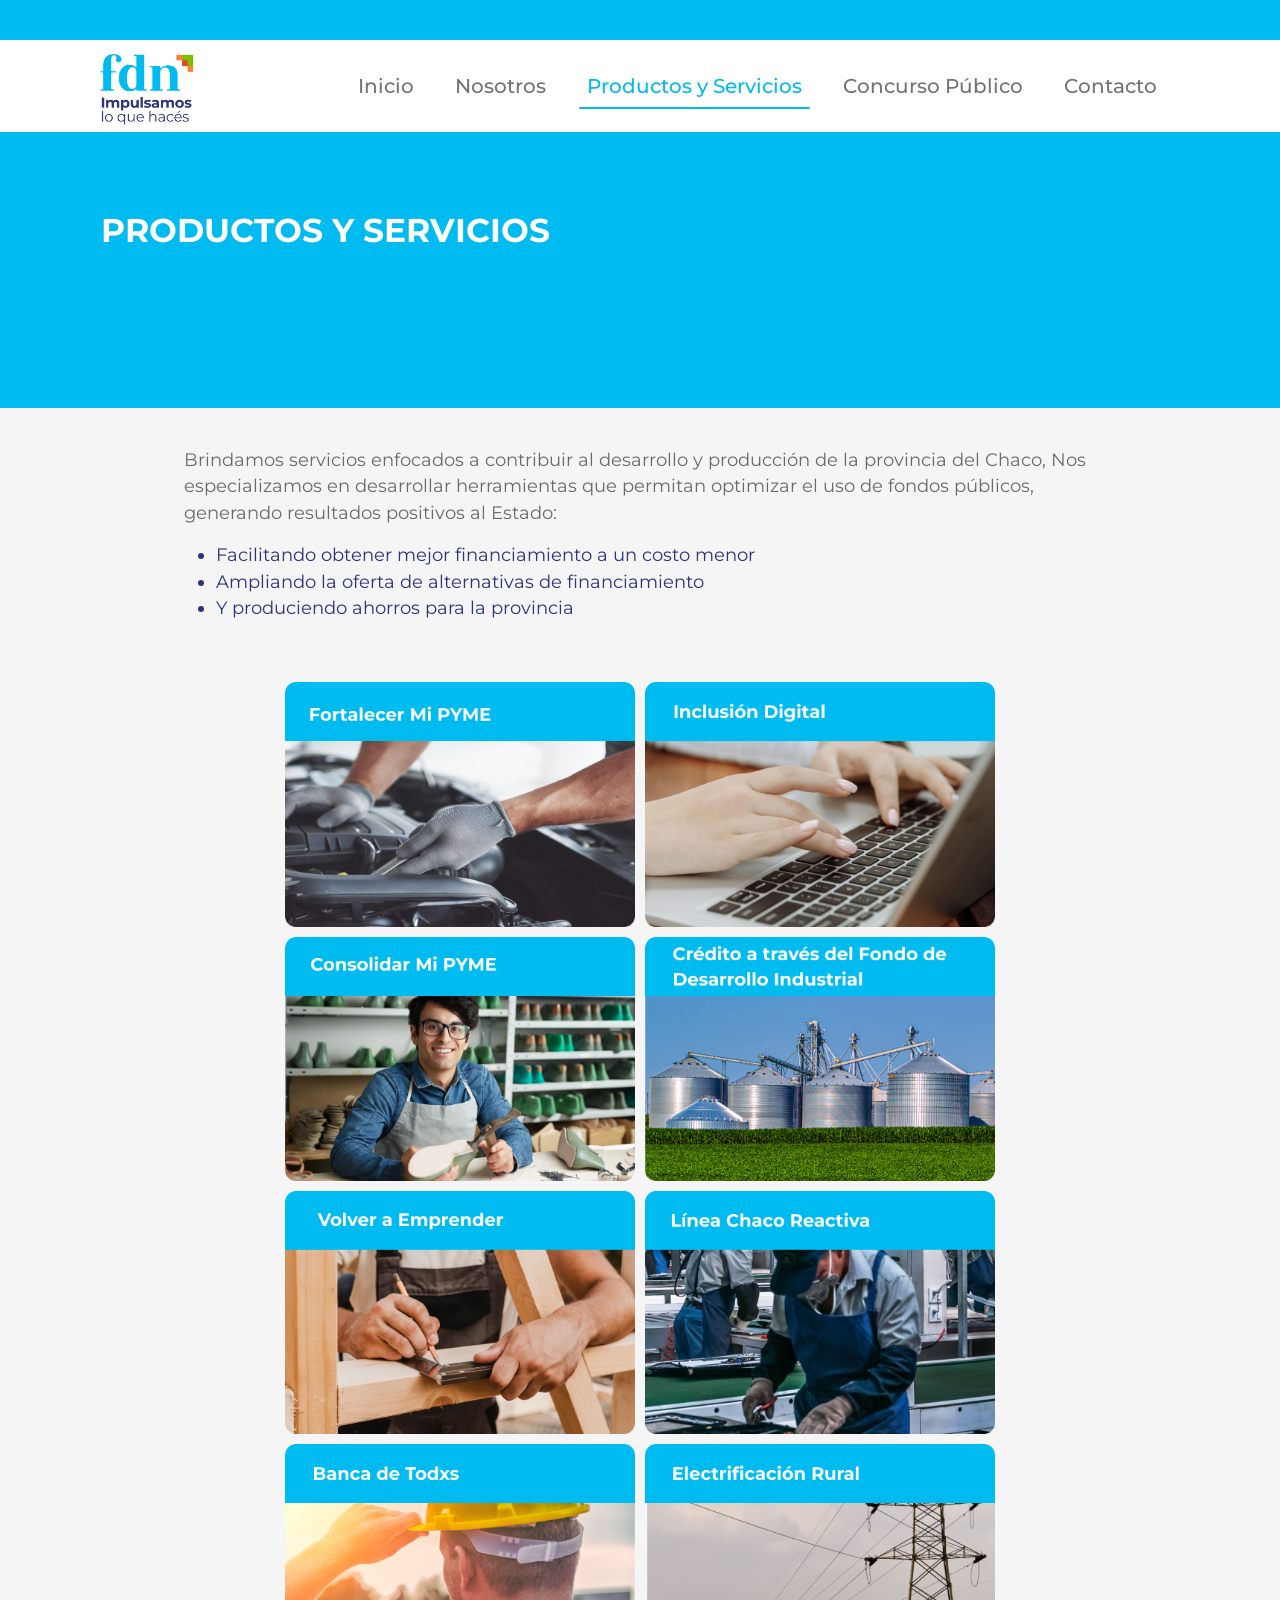
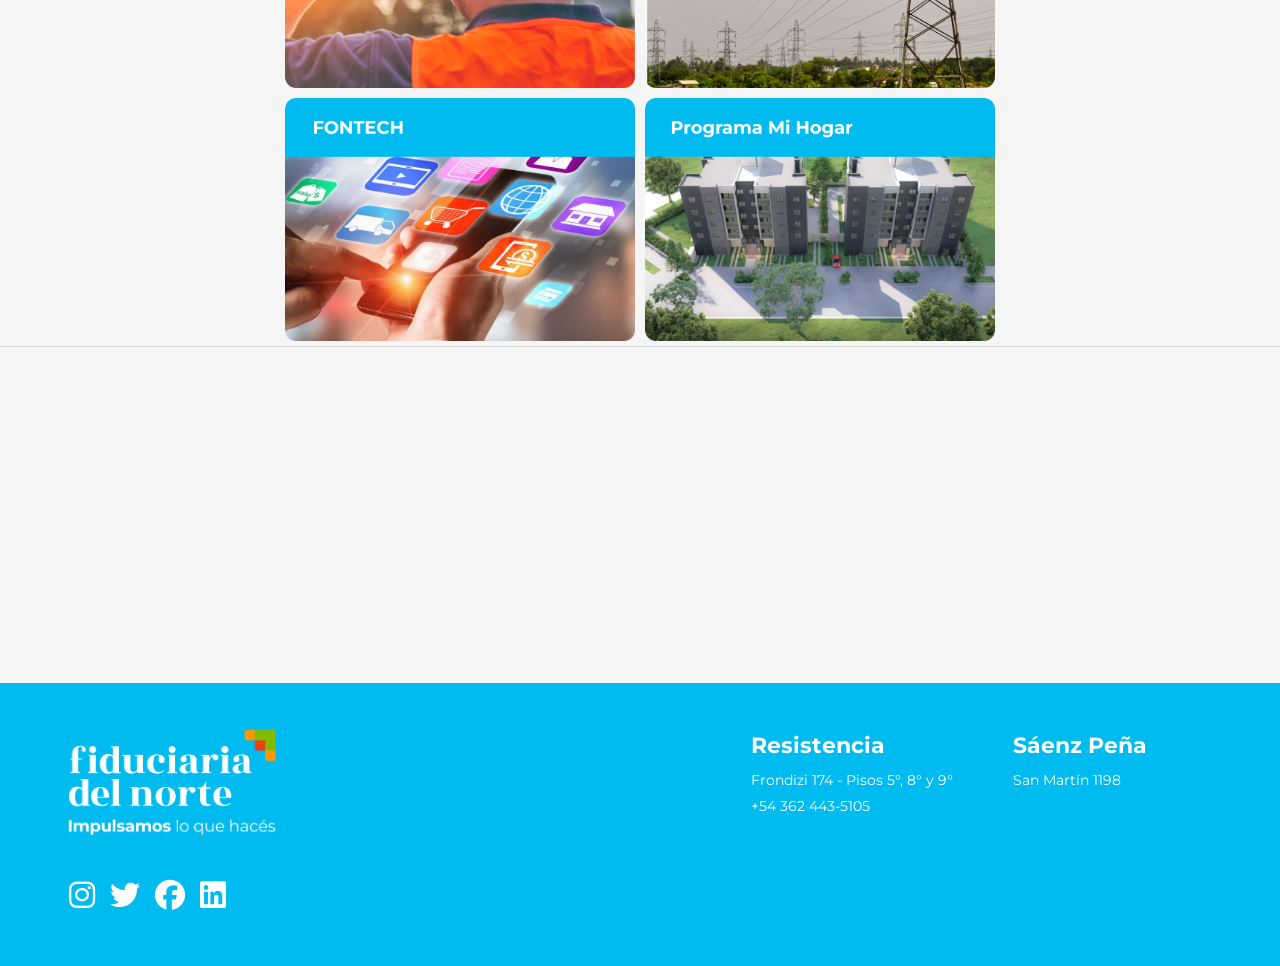
<file: paginas/productos_y_servicios.html>
<!DOCTYPE html>
<html lang="es"> 
    <head> 
        <meta charset="UTF-8"> 
        <meta http-equiv="X-UA-Compatible" content="IE=edge"> 
        <meta name="viewport" content="width=device-width, initial-scale=1.0"> 
    
        <title>Fiduciaria Del Norte</title> 

        <link rel="preconnect" href="https://fonts.googleapis.com">
        <link rel="preconnect" href="https://fonts.gstatic.com" crossorigin>
        <link href="https://fonts.googleapis.com/css2?family=Montserrat:wght@500;600;700&display=swap" rel="stylesheet">  
        <link rel="shortcut icon" href="../multimedia/Logotipo_FdNColor copia.png" type="image/x-icon">
        <link rel="stylesheet" href="https://cdnjs.cloudflare.com/ajax/libs/font-awesome/6.4.0/css/all.min.css">
        <link rel="stylesheet" href="../css/styles.css"> 
        <link rel="stylesheet" href="../css/productosyservicios.css"> 
        <link rel="stylesheet" href="https://cdnjs.cloudflare.com/ajax/libs/animate.css/4.1.1/animate.min.css"/>
        <link href="https://unpkg.com/aos@2.3.1/dist/aos.css" rel="stylesheet">
        <meta name="description" content="Fiduciaria del Norte. Acompañamos a las PyMES acercando alternativas de financiamiento a medida de sus necesidades">
        <meta name="keywords" content="Fiduciaria del Norte, Fiduciaria, Chaco, Finanza, PyMES, Sector público, Sector privado">
    </head>
    <body class="container-fluid p-0"> 
        <div class="menu_general fondo_blanco position-fixed container-fluid">
            <div class="encabezadoceleste"></div>
            <!-- Documentacion: https://getbootstrap.com/docs/5.3/components/navbar/ -->
            <nav class="navbar navbar-expand-xl bg-body-tertiary">
                <div class="container-fluid fondo_blanco">
                    <a class="navbar-brand logo" href="../index.html">
                        <img src="../multimedia/FdN_ReduccionVerde.png" alt="Logo" class="d-inline-block align-text-top">
                    </a>
                    <button class="navbar-toggler" type="button" data-bs-toggle="collapse" data-bs-target="#navbarEncabezadoAbreCierra" aria-controls="navbarEncabezadoAbreCierra" aria-expanded="false" aria-label="Toggle navigation">
                        <span class="navbar-toggler-icon"></span>
                    </button>
                    <div class="collapse navbar-collapse" id="navbarEncabezadoAbreCierra">
                        <ul class="navbar_links navbar-nav ms-auto">
                            <li class="nav-item link_animacion">
                            <a class="nav-link" aria-current="page" href="../index.html">Inicio</a>
                            </li>
                            <li class="nav-item link_animacion">
                            <a class="nav-link" href="nosotros.html">Nosotros</a>
                            </li>
                            <li class="nav-item link_animacion">
                            <a class="nav-link active" href="productos_y_servicios.html">Productos y Servicios</a>
                            </li>
                            <li class="nav-item link_animacion">
                                <a class="nav-link" href="concurso_publico.html">Concurso Público</a>
                            </li>
                            <li class="nav-item link_animacion">
                                <a class="nav-link" href="contacto.html">Contacto</a>
                            </li>
                        </ul>
                    </div>
                </div>
            </nav>
        </div>

        <section class="seccion_prodyserv row">
            <div class="titulo">
            <h2>
            Productos y Servicios
            </h2>
            </div>

            <div class="textoprincipal">
                <p>
                    Brindamos servicios enfocados a contribuir al desarrollo y producción de la provincia del Chaco,
                    Nos especializamos en desarrollar herramientas que permitan optimizar el uso de fondos públicos, generando resultados positivos al Estado:
                </p>
                <ul class="lista-desordenada oscuro">
                    <li>Facilitando obtener mejor financiamiento a un costo menor</li>
                    <li>Ampliando la oferta de alternativas de financiamiento</li>
                    <li>Y produciendo ahorros para la provincia</li>
                </ul>
            </div>

            <div class="prodyserv">
                <div>
                    <img src="../multimedia/fortalecer.png" alt="Fortalecer Mi PYME" />
                    <img src="../multimedia/incluson dig.png" alt="Inclusion Digital" />
                </div>
                <div>
                    <img src="../multimedia/recup pyme.png" alt="Consolidar Mi PYME" />
                    <img src="../multimedia/cred desarrllo.png" alt="Credito a traves del fondo de desarrollo industrial" />
                </div>
                <div>
                    <img src="../multimedia/volver a emprend.png" alt="Volver a emprender" />
                    <img src="../multimedia/chaco reactiva.png" alt="Linea Chaco Reactiva" />
                </div>
                <div>
                    <img src="../multimedia/banca a todxs.png" alt="Banca de Todxs" />
                    <img src="../multimedia/cred 3ra etapa.png" alt="Edificacion Rural" />
                </div>
                <div>
                    <img src="../multimedia/banca a todxs (1).png" alt="FONTECH" />
                    <img src="../multimedia/cred 3ra etapa (1).png" alt="Programa Mi Hogar" />
                </div>
            </div>
             
            <hr />
        </section> 
    
        <footer class="footer row">
            <div class="footerceleste2">
                <div class="footer-contenido">
                    <img class="logoabajo" src="../multimedia/Logotipo_FiduciariaBlanco.png" alt="logo abajo" />
                    <div class="footer-direcciones">
                        <div class="footer-col">
                            <h5>Resistencia</h5>
                            <p>Frondizi 174 - Pisos 5°, 8° y 9°</p>
                            <p>+54 362 443-5105</p>
                        </div>
                        <div class="footer-col">
                            <h5>Sáenz Peña</h5>
                            <p>San Martín 1198</p>
                        </div>
                    </div>
                </div>
                <ul class="redessociales">
                    <li><i class="fa-brands fa-instagram fa-xl"></i></li>
                    <li><i class="fa-brands fa-twitter fa-xl"></i></li>
                    <li><i class="fa-brands fa-facebook fa-xl"></i></li>
                    <li><i class="fa-brands fa-linkedin fa-xl"></i></li>
                </ul>
            </div>
        </footer>

        <script src="../bootstrap-5.2.3-dist/js/bootstrap.min.js"></script>
        <script src="https://unpkg.com/aos@2.3.1/dist/aos.js"></script>

    </body>
</html>
</file>
<file: css/styles.css>
@charset "UTF-8";
/* Import- siempre tiene que ir primero*/
/* VARIABLES*/
.navbar .navbar_links .link_animacion {
  position: relative;
}
.navbar .navbar_links .link_animacion::before {
  content: "";
  position: absolute;
  left: 0;
  bottom: 0;
  width: 100%;
  height: 2px;
  background-color: #00BBF0;
  border-radius: 4px;
  scale: 0 1;
  transform-origin: right;
  transition: scale 0.25s;
}
.navbar .navbar_links .link_animacion:hover::before {
  scale: 1;
  transform-origin: left;
}

.edificio_destacado p {
  display: block;
  opacity: 0;
  animation: movimiento 0.8s forwards var(--d);
}
@keyframes movimiento {
  from {
    transform: translateY(20px);
  }
  to {
    opacity: 1;
    transform: none;
  }
}

.prodyserv img,
.concurso img,
.section__preguntafrecuente img,
.autoridades img,
.misionyvision img,
.mapas img,
.publicoyprivado img,
.concursos img {
  transition-duration: 500ms;
}
.prodyserv img:hover,
.concurso img:hover,
.section__preguntafrecuente img:hover,
.autoridades img:hover,
.misionyvision img:hover,
.mapas img:hover,
.publicoyprivado img:hover,
.concursos img:hover {
  transform: scale(1.02, 1.02);
}

/*!
 * Bootstrap  v5.2.3 (https://getbootstrap.com/)
 * Copyright 2011-2022 The Bootstrap Authors
 * Copyright 2011-2022 Twitter, Inc.
 * Licensed under MIT (https://github.com/twbs/bootstrap/blob/main/LICENSE)
 */
:root {
  --bs-blue: #0d6efd;
  --bs-indigo: #6610f2;
  --bs-purple: #6f42c1;
  --bs-pink: #d63384;
  --bs-red: #dc3545;
  --bs-orange: #fd7e14;
  --bs-yellow: #ffc107;
  --bs-green: #198754;
  --bs-teal: #20c997;
  --bs-cyan: #0dcaf0;
  --bs-black: #000;
  --bs-white: #fff;
  --bs-gray: #6c757d;
  --bs-gray-dark: #343a40;
  --bs-gray-100: #f8f9fa;
  --bs-gray-200: #e9ecef;
  --bs-gray-300: #dee2e6;
  --bs-gray-400: #ced4da;
  --bs-gray-500: #adb5bd;
  --bs-gray-600: #6c757d;
  --bs-gray-700: #495057;
  --bs-gray-800: #343a40;
  --bs-gray-900: #212529;
  --bs-primary: #0d6efd;
  --bs-secondary: #6c757d;
  --bs-success: #198754;
  --bs-info: #0dcaf0;
  --bs-warning: #ffc107;
  --bs-danger: #dc3545;
  --bs-light: #f8f9fa;
  --bs-dark: #212529;
  --bs-primary-rgb: 13, 110, 253;
  --bs-secondary-rgb: 108, 117, 125;
  --bs-success-rgb: 25, 135, 84;
  --bs-info-rgb: 13, 202, 240;
  --bs-warning-rgb: 255, 193, 7;
  --bs-danger-rgb: 220, 53, 69;
  --bs-light-rgb: 248, 249, 250;
  --bs-dark-rgb: 33, 37, 41;
  --bs-white-rgb: 255, 255, 255;
  --bs-black-rgb: 0, 0, 0;
  --bs-body-color-rgb: 33, 37, 41;
  --bs-body-bg-rgb: 255, 255, 255;
  --bs-font-sans-serif: system-ui, -apple-system, "Segoe UI", Roboto, "Helvetica Neue", "Noto Sans", "Liberation Sans", Arial, sans-serif, "Apple Color Emoji", "Segoe UI Emoji", "Segoe UI Symbol", "Noto Color Emoji";
  --bs-font-monospace: SFMono-Regular, Menlo, Monaco, Consolas, "Liberation Mono", "Courier New", monospace;
  --bs-gradient: linear-gradient(180deg, rgba(255, 255, 255, 0.15), rgba(255, 255, 255, 0));
  --bs-body-font-family: var(--bs-font-sans-serif);
  --bs-body-font-size: 1.1rem;
  --bs-body-font-weight: 400;
  --bs-body-line-height: 1.5;
  --bs-body-color: #212529;
  --bs-body-bg: #fff;
  --bs-border-width: 1px;
  --bs-border-style: solid;
  --bs-border-color: #dee2e6;
  --bs-border-color-translucent: rgba(0, 0, 0, 0.175);
  --bs-border-radius: 0.375rem;
  --bs-border-radius-sm: 0.25rem;
  --bs-border-radius-lg: 0.5rem;
  --bs-border-radius-xl: 1rem;
  --bs-border-radius-2xl: 2rem;
  --bs-border-radius-pill: 50rem;
  --bs-link-color: #0d6efd;
  --bs-link-hover-color: rgb(10.4, 88, 202.4);
  --bs-code-color: #d63384;
  --bs-highlight-bg: rgb(255, 242.6, 205.4);
}

*,
*::before,
*::after {
  box-sizing: border-box;
}

@media (prefers-reduced-motion: no-preference) {
  :root {
    scroll-behavior: smooth;
  }
}

body {
  margin: 0;
  font-family: var(--bs-body-font-family);
  font-size: var(--bs-body-font-size);
  font-weight: var(--bs-body-font-weight);
  line-height: var(--bs-body-line-height);
  color: var(--bs-body-color);
  text-align: var(--bs-body-text-align);
  background-color: var(--bs-body-bg);
  -webkit-text-size-adjust: 100%;
  -webkit-tap-highlight-color: rgba(0, 0, 0, 0);
}

hr {
  margin: 1rem 0;
  color: inherit;
  border: 0;
  border-top: 1px solid;
  opacity: 0.25;
}

h6, .h6, h5, .h5, h4, .h4, h3, .h3, h2, .h2, h1, .h1 {
  margin-top: 0;
  margin-bottom: 0.5rem;
  font-weight: 500;
  line-height: 1.2;
}

h1, .h1 {
  font-size: calc(1.4rem + 1.8vw);
}
@media (min-width: 1200px) {
  h1, .h1 {
    font-size: 2.75rem;
  }
}

h2, .h2 {
  font-size: calc(1.345rem + 1.14vw);
}
@media (min-width: 1200px) {
  h2, .h2 {
    font-size: 2.2rem;
  }
}

h3, .h3 {
  font-size: calc(1.3175rem + 0.81vw);
}
@media (min-width: 1200px) {
  h3, .h3 {
    font-size: 1.925rem;
  }
}

h4, .h4 {
  font-size: calc(1.29rem + 0.48vw);
}
@media (min-width: 1200px) {
  h4, .h4 {
    font-size: 1.65rem;
  }
}

h5, .h5 {
  font-size: calc(1.2625rem + 0.15vw);
}
@media (min-width: 1200px) {
  h5, .h5 {
    font-size: 1.375rem;
  }
}

h6, .h6 {
  font-size: 1.1rem;
}

p {
  margin-top: 0;
  margin-bottom: 1rem;
}

abbr[title] {
  -webkit-text-decoration: underline dotted;
          text-decoration: underline dotted;
  cursor: help;
  -webkit-text-decoration-skip-ink: none;
          text-decoration-skip-ink: none;
}

address {
  margin-bottom: 1rem;
  font-style: normal;
  line-height: inherit;
}

ol,
ul {
  padding-left: 2rem;
}

ol,
ul,
dl {
  margin-top: 0;
  margin-bottom: 1rem;
}

ol ol,
ul ul,
ol ul,
ul ol {
  margin-bottom: 0;
}

dt {
  font-weight: 700;
}

dd {
  margin-bottom: 0.5rem;
  margin-left: 0;
}

blockquote {
  margin: 0 0 1rem;
}

b,
strong {
  font-weight: bolder;
}

small, .small {
  font-size: 0.875em;
}

mark, .mark {
  padding: 0.1875em;
  background-color: var(--bs-highlight-bg);
}

sub,
sup {
  position: relative;
  font-size: 0.75em;
  line-height: 0;
  vertical-align: baseline;
}

sub {
  bottom: -0.25em;
}

sup {
  top: -0.5em;
}

a {
  color: var(--bs-link-color);
  text-decoration: underline;
}
a:hover {
  color: var(--bs-link-hover-color);
}

a:not([href]):not([class]), a:not([href]):not([class]):hover {
  color: inherit;
  text-decoration: none;
}

pre,
code,
kbd,
samp {
  font-family: var(--bs-font-monospace);
  font-size: 1em;
}

pre {
  display: block;
  margin-top: 0;
  margin-bottom: 1rem;
  overflow: auto;
  font-size: 0.875em;
}
pre code {
  font-size: inherit;
  color: inherit;
  word-break: normal;
}

code {
  font-size: 0.875em;
  color: var(--bs-code-color);
  word-wrap: break-word;
}
a > code {
  color: inherit;
}

kbd {
  padding: 0.1875rem 0.375rem;
  font-size: 0.875em;
  color: var(--bs-body-bg);
  background-color: var(--bs-body-color);
  border-radius: 0.25rem;
}
kbd kbd {
  padding: 0;
  font-size: 1em;
}

figure {
  margin: 0 0 1rem;
}

img,
svg {
  vertical-align: middle;
}

table {
  caption-side: bottom;
  border-collapse: collapse;
}

caption {
  padding-top: 0.5rem;
  padding-bottom: 0.5rem;
  color: #6c757d;
  text-align: left;
}

th {
  text-align: inherit;
  text-align: -webkit-match-parent;
}

thead,
tbody,
tfoot,
tr,
td,
th {
  border-color: inherit;
  border-style: solid;
  border-width: 0;
}

label {
  display: inline-block;
}

button {
  border-radius: 0;
}

button:focus:not(:focus-visible) {
  outline: 0;
}

input,
button,
select,
optgroup,
textarea {
  margin: 0;
  font-family: inherit;
  font-size: inherit;
  line-height: inherit;
}

button,
select {
  text-transform: none;
}

[role=button] {
  cursor: pointer;
}

select {
  word-wrap: normal;
}
select:disabled {
  opacity: 1;
}

[list]:not([type=date]):not([type=datetime-local]):not([type=month]):not([type=week]):not([type=time])::-webkit-calendar-picker-indicator {
  display: none !important;
}

button,
[type=button],
[type=reset],
[type=submit] {
  -webkit-appearance: button;
}
button:not(:disabled),
[type=button]:not(:disabled),
[type=reset]:not(:disabled),
[type=submit]:not(:disabled) {
  cursor: pointer;
}

::-moz-focus-inner {
  padding: 0;
  border-style: none;
}

textarea {
  resize: vertical;
}

fieldset {
  min-width: 0;
  padding: 0;
  margin: 0;
  border: 0;
}

legend {
  float: left;
  width: 100%;
  padding: 0;
  margin-bottom: 0.5rem;
  font-size: calc(1.275rem + 0.3vw);
}
@media (min-width: 1200px) {
  legend {
    font-size: 1.5rem;
  }
}
legend {
  line-height: inherit;
}
legend + * {
  clear: left;
}

::-webkit-datetime-edit-fields-wrapper,
::-webkit-datetime-edit-text,
::-webkit-datetime-edit-minute,
::-webkit-datetime-edit-hour-field,
::-webkit-datetime-edit-day-field,
::-webkit-datetime-edit-month-field,
::-webkit-datetime-edit-year-field {
  padding: 0;
}

::-webkit-inner-spin-button {
  height: auto;
}

[type=search] {
  outline-offset: -2px;
  -webkit-appearance: textfield;
}

/* rtl:raw:
[type="tel"],
[type="url"],
[type="email"],
[type="number"] {
  direction: ltr;
}
*/
::-webkit-search-decoration {
  -webkit-appearance: none;
}

::-webkit-color-swatch-wrapper {
  padding: 0;
}

::file-selector-button {
  font: inherit;
  -webkit-appearance: button;
}

output {
  display: inline-block;
}

iframe {
  border: 0;
}

summary {
  display: list-item;
  cursor: pointer;
}

progress {
  vertical-align: baseline;
}

[hidden] {
  display: none !important;
}

.lead {
  font-size: calc(1.2625rem + 0.15vw);
}
@media (min-width: 1200px) {
  .lead {
    font-size: 1.375rem;
  }
}
.lead {
  font-weight: 300;
}

.display-1 {
  font-size: calc(1.625rem + 4.5vw);
}
@media (min-width: 1200px) {
  .display-1 {
    font-size: 5rem;
  }
}
.display-1 {
  font-weight: 300;
  line-height: 1.2;
}

.display-2 {
  font-size: calc(1.575rem + 3.9vw);
}
@media (min-width: 1200px) {
  .display-2 {
    font-size: 4.5rem;
  }
}
.display-2 {
  font-weight: 300;
  line-height: 1.2;
}

.display-3 {
  font-size: calc(1.525rem + 3.3vw);
}
@media (min-width: 1200px) {
  .display-3 {
    font-size: 4rem;
  }
}
.display-3 {
  font-weight: 300;
  line-height: 1.2;
}

.display-4 {
  font-size: calc(1.475rem + 2.7vw);
}
@media (min-width: 1200px) {
  .display-4 {
    font-size: 3.5rem;
  }
}
.display-4 {
  font-weight: 300;
  line-height: 1.2;
}

.display-5 {
  font-size: calc(1.425rem + 2.1vw);
}
@media (min-width: 1200px) {
  .display-5 {
    font-size: 3rem;
  }
}
.display-5 {
  font-weight: 300;
  line-height: 1.2;
}

.display-6 {
  font-size: calc(1.375rem + 1.5vw);
}
@media (min-width: 1200px) {
  .display-6 {
    font-size: 2.5rem;
  }
}
.display-6 {
  font-weight: 300;
  line-height: 1.2;
}

.list-unstyled {
  padding-left: 0;
  list-style: none;
}

.list-inline {
  padding-left: 0;
  list-style: none;
}

.list-inline-item {
  display: inline-block;
}
.list-inline-item:not(:last-child) {
  margin-right: 0.5rem;
}

.initialism {
  font-size: 0.875em;
  text-transform: uppercase;
}

.blockquote {
  margin-bottom: 1rem;
  font-size: calc(1.2625rem + 0.15vw);
}
@media (min-width: 1200px) {
  .blockquote {
    font-size: 1.375rem;
  }
}
.blockquote > :last-child {
  margin-bottom: 0;
}

.blockquote-footer {
  margin-top: -1rem;
  margin-bottom: 1rem;
  font-size: 0.875em;
  color: #6c757d;
}
.blockquote-footer::before {
  content: "— ";
}

.img-fluid {
  max-width: 100%;
  height: auto;
}

.img-thumbnail {
  padding: 0.25rem;
  background-color: #fff;
  border: 1px solid var(--bs-border-color);
  border-radius: 0.375rem;
  max-width: 100%;
  height: auto;
}

.figure {
  display: inline-block;
}

.figure-img {
  margin-bottom: 0.5rem;
  line-height: 1;
}

.figure-caption {
  font-size: 0.875em;
  color: #6c757d;
}

.container,
.container-fluid,
.container-xxl,
.container-xl,
.container-lg,
.container-md,
.container-sm {
  --bs-gutter-x: 1.5rem;
  --bs-gutter-y: 0;
  width: 100%;
  padding-right: calc(var(--bs-gutter-x) * 0.5);
  padding-left: calc(var(--bs-gutter-x) * 0.5);
  margin-right: auto;
  margin-left: auto;
}

@media (min-width: 576px) {
  .container-sm, .container {
    max-width: 540px;
  }
}
@media (min-width: 768px) {
  .container-md, .container-sm, .container {
    max-width: 720px;
  }
}
@media (min-width: 992px) {
  .container-lg, .container-md, .container-sm, .container {
    max-width: 960px;
  }
}
@media (min-width: 1200px) {
  .container-xl, .container-lg, .container-md, .container-sm, .container {
    max-width: 1140px;
  }
}
@media (min-width: 1400px) {
  .container-xxl, .container-xl, .container-lg, .container-md, .container-sm, .container {
    max-width: 1320px;
  }
}
.row {
  --bs-gutter-x: 1.5rem;
  --bs-gutter-y: 0;
  display: flex;
  flex-wrap: wrap;
  margin-top: calc(-1 * var(--bs-gutter-y));
  margin-right: calc(-0.5 * var(--bs-gutter-x));
  margin-left: calc(-0.5 * var(--bs-gutter-x));
}
.row > * {
  flex-shrink: 0;
  width: 100%;
  max-width: 100%;
  padding-right: calc(var(--bs-gutter-x) * 0.5);
  padding-left: calc(var(--bs-gutter-x) * 0.5);
  margin-top: var(--bs-gutter-y);
}

.col {
  flex: 1 0 0%;
}

.row-cols-auto > * {
  flex: 0 0 auto;
  width: auto;
}

.row-cols-1 > * {
  flex: 0 0 auto;
  width: 100%;
}

.row-cols-2 > * {
  flex: 0 0 auto;
  width: 50%;
}

.row-cols-3 > * {
  flex: 0 0 auto;
  width: 33.3333333333%;
}

.row-cols-4 > * {
  flex: 0 0 auto;
  width: 25%;
}

.row-cols-5 > * {
  flex: 0 0 auto;
  width: 20%;
}

.row-cols-6 > * {
  flex: 0 0 auto;
  width: 16.6666666667%;
}

.col-auto {
  flex: 0 0 auto;
  width: auto;
}

.col-1 {
  flex: 0 0 auto;
  width: 8.33333333%;
}

.col-2 {
  flex: 0 0 auto;
  width: 16.66666667%;
}

.col-3 {
  flex: 0 0 auto;
  width: 25%;
}

.col-4 {
  flex: 0 0 auto;
  width: 33.33333333%;
}

.col-5 {
  flex: 0 0 auto;
  width: 41.66666667%;
}

.col-6 {
  flex: 0 0 auto;
  width: 50%;
}

.col-7 {
  flex: 0 0 auto;
  width: 58.33333333%;
}

.col-8 {
  flex: 0 0 auto;
  width: 66.66666667%;
}

.col-9 {
  flex: 0 0 auto;
  width: 75%;
}

.col-10 {
  flex: 0 0 auto;
  width: 83.33333333%;
}

.col-11 {
  flex: 0 0 auto;
  width: 91.66666667%;
}

.col-12 {
  flex: 0 0 auto;
  width: 100%;
}

.offset-1 {
  margin-left: 8.33333333%;
}

.offset-2 {
  margin-left: 16.66666667%;
}

.offset-3 {
  margin-left: 25%;
}

.offset-4 {
  margin-left: 33.33333333%;
}

.offset-5 {
  margin-left: 41.66666667%;
}

.offset-6 {
  margin-left: 50%;
}

.offset-7 {
  margin-left: 58.33333333%;
}

.offset-8 {
  margin-left: 66.66666667%;
}

.offset-9 {
  margin-left: 75%;
}

.offset-10 {
  margin-left: 83.33333333%;
}

.offset-11 {
  margin-left: 91.66666667%;
}

.g-0,
.gx-0 {
  --bs-gutter-x: 0;
}

.g-0,
.gy-0 {
  --bs-gutter-y: 0;
}

.g-1,
.gx-1 {
  --bs-gutter-x: 0.25rem;
}

.g-1,
.gy-1 {
  --bs-gutter-y: 0.25rem;
}

.g-2,
.gx-2 {
  --bs-gutter-x: 0.5rem;
}

.g-2,
.gy-2 {
  --bs-gutter-y: 0.5rem;
}

.g-3,
.gx-3 {
  --bs-gutter-x: 1rem;
}

.g-3,
.gy-3 {
  --bs-gutter-y: 1rem;
}

.g-4,
.gx-4 {
  --bs-gutter-x: 1.5rem;
}

.g-4,
.gy-4 {
  --bs-gutter-y: 1.5rem;
}

.g-5,
.gx-5 {
  --bs-gutter-x: 3rem;
}

.g-5,
.gy-5 {
  --bs-gutter-y: 3rem;
}

@media (min-width: 576px) {
  .col-sm {
    flex: 1 0 0%;
  }
  .row-cols-sm-auto > * {
    flex: 0 0 auto;
    width: auto;
  }
  .row-cols-sm-1 > * {
    flex: 0 0 auto;
    width: 100%;
  }
  .row-cols-sm-2 > * {
    flex: 0 0 auto;
    width: 50%;
  }
  .row-cols-sm-3 > * {
    flex: 0 0 auto;
    width: 33.3333333333%;
  }
  .row-cols-sm-4 > * {
    flex: 0 0 auto;
    width: 25%;
  }
  .row-cols-sm-5 > * {
    flex: 0 0 auto;
    width: 20%;
  }
  .row-cols-sm-6 > * {
    flex: 0 0 auto;
    width: 16.6666666667%;
  }
  .col-sm-auto {
    flex: 0 0 auto;
    width: auto;
  }
  .col-sm-1 {
    flex: 0 0 auto;
    width: 8.33333333%;
  }
  .col-sm-2 {
    flex: 0 0 auto;
    width: 16.66666667%;
  }
  .col-sm-3 {
    flex: 0 0 auto;
    width: 25%;
  }
  .col-sm-4 {
    flex: 0 0 auto;
    width: 33.33333333%;
  }
  .col-sm-5 {
    flex: 0 0 auto;
    width: 41.66666667%;
  }
  .col-sm-6 {
    flex: 0 0 auto;
    width: 50%;
  }
  .col-sm-7 {
    flex: 0 0 auto;
    width: 58.33333333%;
  }
  .col-sm-8 {
    flex: 0 0 auto;
    width: 66.66666667%;
  }
  .col-sm-9 {
    flex: 0 0 auto;
    width: 75%;
  }
  .col-sm-10 {
    flex: 0 0 auto;
    width: 83.33333333%;
  }
  .col-sm-11 {
    flex: 0 0 auto;
    width: 91.66666667%;
  }
  .col-sm-12 {
    flex: 0 0 auto;
    width: 100%;
  }
  .offset-sm-0 {
    margin-left: 0;
  }
  .offset-sm-1 {
    margin-left: 8.33333333%;
  }
  .offset-sm-2 {
    margin-left: 16.66666667%;
  }
  .offset-sm-3 {
    margin-left: 25%;
  }
  .offset-sm-4 {
    margin-left: 33.33333333%;
  }
  .offset-sm-5 {
    margin-left: 41.66666667%;
  }
  .offset-sm-6 {
    margin-left: 50%;
  }
  .offset-sm-7 {
    margin-left: 58.33333333%;
  }
  .offset-sm-8 {
    margin-left: 66.66666667%;
  }
  .offset-sm-9 {
    margin-left: 75%;
  }
  .offset-sm-10 {
    margin-left: 83.33333333%;
  }
  .offset-sm-11 {
    margin-left: 91.66666667%;
  }
  .g-sm-0,
  .gx-sm-0 {
    --bs-gutter-x: 0;
  }
  .g-sm-0,
  .gy-sm-0 {
    --bs-gutter-y: 0;
  }
  .g-sm-1,
  .gx-sm-1 {
    --bs-gutter-x: 0.25rem;
  }
  .g-sm-1,
  .gy-sm-1 {
    --bs-gutter-y: 0.25rem;
  }
  .g-sm-2,
  .gx-sm-2 {
    --bs-gutter-x: 0.5rem;
  }
  .g-sm-2,
  .gy-sm-2 {
    --bs-gutter-y: 0.5rem;
  }
  .g-sm-3,
  .gx-sm-3 {
    --bs-gutter-x: 1rem;
  }
  .g-sm-3,
  .gy-sm-3 {
    --bs-gutter-y: 1rem;
  }
  .g-sm-4,
  .gx-sm-4 {
    --bs-gutter-x: 1.5rem;
  }
  .g-sm-4,
  .gy-sm-4 {
    --bs-gutter-y: 1.5rem;
  }
  .g-sm-5,
  .gx-sm-5 {
    --bs-gutter-x: 3rem;
  }
  .g-sm-5,
  .gy-sm-5 {
    --bs-gutter-y: 3rem;
  }
}
@media (min-width: 768px) {
  .col-md {
    flex: 1 0 0%;
  }
  .row-cols-md-auto > * {
    flex: 0 0 auto;
    width: auto;
  }
  .row-cols-md-1 > * {
    flex: 0 0 auto;
    width: 100%;
  }
  .row-cols-md-2 > * {
    flex: 0 0 auto;
    width: 50%;
  }
  .row-cols-md-3 > * {
    flex: 0 0 auto;
    width: 33.3333333333%;
  }
  .row-cols-md-4 > * {
    flex: 0 0 auto;
    width: 25%;
  }
  .row-cols-md-5 > * {
    flex: 0 0 auto;
    width: 20%;
  }
  .row-cols-md-6 > * {
    flex: 0 0 auto;
    width: 16.6666666667%;
  }
  .col-md-auto {
    flex: 0 0 auto;
    width: auto;
  }
  .col-md-1 {
    flex: 0 0 auto;
    width: 8.33333333%;
  }
  .col-md-2 {
    flex: 0 0 auto;
    width: 16.66666667%;
  }
  .col-md-3 {
    flex: 0 0 auto;
    width: 25%;
  }
  .col-md-4 {
    flex: 0 0 auto;
    width: 33.33333333%;
  }
  .col-md-5 {
    flex: 0 0 auto;
    width: 41.66666667%;
  }
  .col-md-6 {
    flex: 0 0 auto;
    width: 50%;
  }
  .col-md-7 {
    flex: 0 0 auto;
    width: 58.33333333%;
  }
  .col-md-8 {
    flex: 0 0 auto;
    width: 66.66666667%;
  }
  .col-md-9 {
    flex: 0 0 auto;
    width: 75%;
  }
  .col-md-10 {
    flex: 0 0 auto;
    width: 83.33333333%;
  }
  .col-md-11 {
    flex: 0 0 auto;
    width: 91.66666667%;
  }
  .col-md-12 {
    flex: 0 0 auto;
    width: 100%;
  }
  .offset-md-0 {
    margin-left: 0;
  }
  .offset-md-1 {
    margin-left: 8.33333333%;
  }
  .offset-md-2 {
    margin-left: 16.66666667%;
  }
  .offset-md-3 {
    margin-left: 25%;
  }
  .offset-md-4 {
    margin-left: 33.33333333%;
  }
  .offset-md-5 {
    margin-left: 41.66666667%;
  }
  .offset-md-6 {
    margin-left: 50%;
  }
  .offset-md-7 {
    margin-left: 58.33333333%;
  }
  .offset-md-8 {
    margin-left: 66.66666667%;
  }
  .offset-md-9 {
    margin-left: 75%;
  }
  .offset-md-10 {
    margin-left: 83.33333333%;
  }
  .offset-md-11 {
    margin-left: 91.66666667%;
  }
  .g-md-0,
  .gx-md-0 {
    --bs-gutter-x: 0;
  }
  .g-md-0,
  .gy-md-0 {
    --bs-gutter-y: 0;
  }
  .g-md-1,
  .gx-md-1 {
    --bs-gutter-x: 0.25rem;
  }
  .g-md-1,
  .gy-md-1 {
    --bs-gutter-y: 0.25rem;
  }
  .g-md-2,
  .gx-md-2 {
    --bs-gutter-x: 0.5rem;
  }
  .g-md-2,
  .gy-md-2 {
    --bs-gutter-y: 0.5rem;
  }
  .g-md-3,
  .gx-md-3 {
    --bs-gutter-x: 1rem;
  }
  .g-md-3,
  .gy-md-3 {
    --bs-gutter-y: 1rem;
  }
  .g-md-4,
  .gx-md-4 {
    --bs-gutter-x: 1.5rem;
  }
  .g-md-4,
  .gy-md-4 {
    --bs-gutter-y: 1.5rem;
  }
  .g-md-5,
  .gx-md-5 {
    --bs-gutter-x: 3rem;
  }
  .g-md-5,
  .gy-md-5 {
    --bs-gutter-y: 3rem;
  }
}
@media (min-width: 992px) {
  .col-lg {
    flex: 1 0 0%;
  }
  .row-cols-lg-auto > * {
    flex: 0 0 auto;
    width: auto;
  }
  .row-cols-lg-1 > * {
    flex: 0 0 auto;
    width: 100%;
  }
  .row-cols-lg-2 > * {
    flex: 0 0 auto;
    width: 50%;
  }
  .row-cols-lg-3 > * {
    flex: 0 0 auto;
    width: 33.3333333333%;
  }
  .row-cols-lg-4 > * {
    flex: 0 0 auto;
    width: 25%;
  }
  .row-cols-lg-5 > * {
    flex: 0 0 auto;
    width: 20%;
  }
  .row-cols-lg-6 > * {
    flex: 0 0 auto;
    width: 16.6666666667%;
  }
  .col-lg-auto {
    flex: 0 0 auto;
    width: auto;
  }
  .col-lg-1 {
    flex: 0 0 auto;
    width: 8.33333333%;
  }
  .col-lg-2 {
    flex: 0 0 auto;
    width: 16.66666667%;
  }
  .col-lg-3 {
    flex: 0 0 auto;
    width: 25%;
  }
  .col-lg-4 {
    flex: 0 0 auto;
    width: 33.33333333%;
  }
  .col-lg-5 {
    flex: 0 0 auto;
    width: 41.66666667%;
  }
  .col-lg-6 {
    flex: 0 0 auto;
    width: 50%;
  }
  .col-lg-7 {
    flex: 0 0 auto;
    width: 58.33333333%;
  }
  .col-lg-8 {
    flex: 0 0 auto;
    width: 66.66666667%;
  }
  .col-lg-9 {
    flex: 0 0 auto;
    width: 75%;
  }
  .col-lg-10 {
    flex: 0 0 auto;
    width: 83.33333333%;
  }
  .col-lg-11 {
    flex: 0 0 auto;
    width: 91.66666667%;
  }
  .col-lg-12 {
    flex: 0 0 auto;
    width: 100%;
  }
  .offset-lg-0 {
    margin-left: 0;
  }
  .offset-lg-1 {
    margin-left: 8.33333333%;
  }
  .offset-lg-2 {
    margin-left: 16.66666667%;
  }
  .offset-lg-3 {
    margin-left: 25%;
  }
  .offset-lg-4 {
    margin-left: 33.33333333%;
  }
  .offset-lg-5 {
    margin-left: 41.66666667%;
  }
  .offset-lg-6 {
    margin-left: 50%;
  }
  .offset-lg-7 {
    margin-left: 58.33333333%;
  }
  .offset-lg-8 {
    margin-left: 66.66666667%;
  }
  .offset-lg-9 {
    margin-left: 75%;
  }
  .offset-lg-10 {
    margin-left: 83.33333333%;
  }
  .offset-lg-11 {
    margin-left: 91.66666667%;
  }
  .g-lg-0,
  .gx-lg-0 {
    --bs-gutter-x: 0;
  }
  .g-lg-0,
  .gy-lg-0 {
    --bs-gutter-y: 0;
  }
  .g-lg-1,
  .gx-lg-1 {
    --bs-gutter-x: 0.25rem;
  }
  .g-lg-1,
  .gy-lg-1 {
    --bs-gutter-y: 0.25rem;
  }
  .g-lg-2,
  .gx-lg-2 {
    --bs-gutter-x: 0.5rem;
  }
  .g-lg-2,
  .gy-lg-2 {
    --bs-gutter-y: 0.5rem;
  }
  .g-lg-3,
  .gx-lg-3 {
    --bs-gutter-x: 1rem;
  }
  .g-lg-3,
  .gy-lg-3 {
    --bs-gutter-y: 1rem;
  }
  .g-lg-4,
  .gx-lg-4 {
    --bs-gutter-x: 1.5rem;
  }
  .g-lg-4,
  .gy-lg-4 {
    --bs-gutter-y: 1.5rem;
  }
  .g-lg-5,
  .gx-lg-5 {
    --bs-gutter-x: 3rem;
  }
  .g-lg-5,
  .gy-lg-5 {
    --bs-gutter-y: 3rem;
  }
}
@media (min-width: 1200px) {
  .col-xl {
    flex: 1 0 0%;
  }
  .row-cols-xl-auto > * {
    flex: 0 0 auto;
    width: auto;
  }
  .row-cols-xl-1 > * {
    flex: 0 0 auto;
    width: 100%;
  }
  .row-cols-xl-2 > * {
    flex: 0 0 auto;
    width: 50%;
  }
  .row-cols-xl-3 > * {
    flex: 0 0 auto;
    width: 33.3333333333%;
  }
  .row-cols-xl-4 > * {
    flex: 0 0 auto;
    width: 25%;
  }
  .row-cols-xl-5 > * {
    flex: 0 0 auto;
    width: 20%;
  }
  .row-cols-xl-6 > * {
    flex: 0 0 auto;
    width: 16.6666666667%;
  }
  .col-xl-auto {
    flex: 0 0 auto;
    width: auto;
  }
  .col-xl-1 {
    flex: 0 0 auto;
    width: 8.33333333%;
  }
  .col-xl-2 {
    flex: 0 0 auto;
    width: 16.66666667%;
  }
  .col-xl-3 {
    flex: 0 0 auto;
    width: 25%;
  }
  .col-xl-4 {
    flex: 0 0 auto;
    width: 33.33333333%;
  }
  .col-xl-5 {
    flex: 0 0 auto;
    width: 41.66666667%;
  }
  .col-xl-6 {
    flex: 0 0 auto;
    width: 50%;
  }
  .col-xl-7 {
    flex: 0 0 auto;
    width: 58.33333333%;
  }
  .col-xl-8 {
    flex: 0 0 auto;
    width: 66.66666667%;
  }
  .col-xl-9 {
    flex: 0 0 auto;
    width: 75%;
  }
  .col-xl-10 {
    flex: 0 0 auto;
    width: 83.33333333%;
  }
  .col-xl-11 {
    flex: 0 0 auto;
    width: 91.66666667%;
  }
  .col-xl-12 {
    flex: 0 0 auto;
    width: 100%;
  }
  .offset-xl-0 {
    margin-left: 0;
  }
  .offset-xl-1 {
    margin-left: 8.33333333%;
  }
  .offset-xl-2 {
    margin-left: 16.66666667%;
  }
  .offset-xl-3 {
    margin-left: 25%;
  }
  .offset-xl-4 {
    margin-left: 33.33333333%;
  }
  .offset-xl-5 {
    margin-left: 41.66666667%;
  }
  .offset-xl-6 {
    margin-left: 50%;
  }
  .offset-xl-7 {
    margin-left: 58.33333333%;
  }
  .offset-xl-8 {
    margin-left: 66.66666667%;
  }
  .offset-xl-9 {
    margin-left: 75%;
  }
  .offset-xl-10 {
    margin-left: 83.33333333%;
  }
  .offset-xl-11 {
    margin-left: 91.66666667%;
  }
  .g-xl-0,
  .gx-xl-0 {
    --bs-gutter-x: 0;
  }
  .g-xl-0,
  .gy-xl-0 {
    --bs-gutter-y: 0;
  }
  .g-xl-1,
  .gx-xl-1 {
    --bs-gutter-x: 0.25rem;
  }
  .g-xl-1,
  .gy-xl-1 {
    --bs-gutter-y: 0.25rem;
  }
  .g-xl-2,
  .gx-xl-2 {
    --bs-gutter-x: 0.5rem;
  }
  .g-xl-2,
  .gy-xl-2 {
    --bs-gutter-y: 0.5rem;
  }
  .g-xl-3,
  .gx-xl-3 {
    --bs-gutter-x: 1rem;
  }
  .g-xl-3,
  .gy-xl-3 {
    --bs-gutter-y: 1rem;
  }
  .g-xl-4,
  .gx-xl-4 {
    --bs-gutter-x: 1.5rem;
  }
  .g-xl-4,
  .gy-xl-4 {
    --bs-gutter-y: 1.5rem;
  }
  .g-xl-5,
  .gx-xl-5 {
    --bs-gutter-x: 3rem;
  }
  .g-xl-5,
  .gy-xl-5 {
    --bs-gutter-y: 3rem;
  }
}
@media (min-width: 1400px) {
  .col-xxl {
    flex: 1 0 0%;
  }
  .row-cols-xxl-auto > * {
    flex: 0 0 auto;
    width: auto;
  }
  .row-cols-xxl-1 > * {
    flex: 0 0 auto;
    width: 100%;
  }
  .row-cols-xxl-2 > * {
    flex: 0 0 auto;
    width: 50%;
  }
  .row-cols-xxl-3 > * {
    flex: 0 0 auto;
    width: 33.3333333333%;
  }
  .row-cols-xxl-4 > * {
    flex: 0 0 auto;
    width: 25%;
  }
  .row-cols-xxl-5 > * {
    flex: 0 0 auto;
    width: 20%;
  }
  .row-cols-xxl-6 > * {
    flex: 0 0 auto;
    width: 16.6666666667%;
  }
  .col-xxl-auto {
    flex: 0 0 auto;
    width: auto;
  }
  .col-xxl-1 {
    flex: 0 0 auto;
    width: 8.33333333%;
  }
  .col-xxl-2 {
    flex: 0 0 auto;
    width: 16.66666667%;
  }
  .col-xxl-3 {
    flex: 0 0 auto;
    width: 25%;
  }
  .col-xxl-4 {
    flex: 0 0 auto;
    width: 33.33333333%;
  }
  .col-xxl-5 {
    flex: 0 0 auto;
    width: 41.66666667%;
  }
  .col-xxl-6 {
    flex: 0 0 auto;
    width: 50%;
  }
  .col-xxl-7 {
    flex: 0 0 auto;
    width: 58.33333333%;
  }
  .col-xxl-8 {
    flex: 0 0 auto;
    width: 66.66666667%;
  }
  .col-xxl-9 {
    flex: 0 0 auto;
    width: 75%;
  }
  .col-xxl-10 {
    flex: 0 0 auto;
    width: 83.33333333%;
  }
  .col-xxl-11 {
    flex: 0 0 auto;
    width: 91.66666667%;
  }
  .col-xxl-12 {
    flex: 0 0 auto;
    width: 100%;
  }
  .offset-xxl-0 {
    margin-left: 0;
  }
  .offset-xxl-1 {
    margin-left: 8.33333333%;
  }
  .offset-xxl-2 {
    margin-left: 16.66666667%;
  }
  .offset-xxl-3 {
    margin-left: 25%;
  }
  .offset-xxl-4 {
    margin-left: 33.33333333%;
  }
  .offset-xxl-5 {
    margin-left: 41.66666667%;
  }
  .offset-xxl-6 {
    margin-left: 50%;
  }
  .offset-xxl-7 {
    margin-left: 58.33333333%;
  }
  .offset-xxl-8 {
    margin-left: 66.66666667%;
  }
  .offset-xxl-9 {
    margin-left: 75%;
  }
  .offset-xxl-10 {
    margin-left: 83.33333333%;
  }
  .offset-xxl-11 {
    margin-left: 91.66666667%;
  }
  .g-xxl-0,
  .gx-xxl-0 {
    --bs-gutter-x: 0;
  }
  .g-xxl-0,
  .gy-xxl-0 {
    --bs-gutter-y: 0;
  }
  .g-xxl-1,
  .gx-xxl-1 {
    --bs-gutter-x: 0.25rem;
  }
  .g-xxl-1,
  .gy-xxl-1 {
    --bs-gutter-y: 0.25rem;
  }
  .g-xxl-2,
  .gx-xxl-2 {
    --bs-gutter-x: 0.5rem;
  }
  .g-xxl-2,
  .gy-xxl-2 {
    --bs-gutter-y: 0.5rem;
  }
  .g-xxl-3,
  .gx-xxl-3 {
    --bs-gutter-x: 1rem;
  }
  .g-xxl-3,
  .gy-xxl-3 {
    --bs-gutter-y: 1rem;
  }
  .g-xxl-4,
  .gx-xxl-4 {
    --bs-gutter-x: 1.5rem;
  }
  .g-xxl-4,
  .gy-xxl-4 {
    --bs-gutter-y: 1.5rem;
  }
  .g-xxl-5,
  .gx-xxl-5 {
    --bs-gutter-x: 3rem;
  }
  .g-xxl-5,
  .gy-xxl-5 {
    --bs-gutter-y: 3rem;
  }
}
.table {
  --bs-table-color: var(--bs-body-color);
  --bs-table-bg: transparent;
  --bs-table-border-color: var(--bs-border-color);
  --bs-table-accent-bg: transparent;
  --bs-table-striped-color: var(--bs-body-color);
  --bs-table-striped-bg: rgba(0, 0, 0, 0.05);
  --bs-table-active-color: var(--bs-body-color);
  --bs-table-active-bg: rgba(0, 0, 0, 0.1);
  --bs-table-hover-color: var(--bs-body-color);
  --bs-table-hover-bg: rgba(0, 0, 0, 0.075);
  width: 100%;
  margin-bottom: 1rem;
  color: var(--bs-table-color);
  vertical-align: top;
  border-color: var(--bs-table-border-color);
}
.table > :not(caption) > * > * {
  padding: 0.5rem 0.5rem;
  background-color: var(--bs-table-bg);
  border-bottom-width: 1px;
  box-shadow: inset 0 0 0 9999px var(--bs-table-accent-bg);
}
.table > tbody {
  vertical-align: inherit;
}
.table > thead {
  vertical-align: bottom;
}

.table-group-divider {
  border-top: 2px solid currentcolor;
}

.caption-top {
  caption-side: top;
}

.table-sm > :not(caption) > * > * {
  padding: 0.25rem 0.25rem;
}

.table-bordered > :not(caption) > * {
  border-width: 1px 0;
}
.table-bordered > :not(caption) > * > * {
  border-width: 0 1px;
}

.table-borderless > :not(caption) > * > * {
  border-bottom-width: 0;
}
.table-borderless > :not(:first-child) {
  border-top-width: 0;
}

.table-striped > tbody > tr:nth-of-type(odd) > * {
  --bs-table-accent-bg: var(--bs-table-striped-bg);
  color: var(--bs-table-striped-color);
}

.table-striped-columns > :not(caption) > tr > :nth-child(even) {
  --bs-table-accent-bg: var(--bs-table-striped-bg);
  color: var(--bs-table-striped-color);
}

.table-active {
  --bs-table-accent-bg: var(--bs-table-active-bg);
  color: var(--bs-table-active-color);
}

.table-hover > tbody > tr:hover > * {
  --bs-table-accent-bg: var(--bs-table-hover-bg);
  color: var(--bs-table-hover-color);
}

.table-primary {
  --bs-table-color: #000;
  --bs-table-bg: rgb(206.6, 226, 254.6);
  --bs-table-border-color: rgb(185.94, 203.4, 229.14);
  --bs-table-striped-bg: rgb(196.27, 214.7, 241.87);
  --bs-table-striped-color: #000;
  --bs-table-active-bg: rgb(185.94, 203.4, 229.14);
  --bs-table-active-color: #000;
  --bs-table-hover-bg: rgb(191.105, 209.05, 235.505);
  --bs-table-hover-color: #000;
  color: var(--bs-table-color);
  border-color: var(--bs-table-border-color);
}

.table-secondary {
  --bs-table-color: #000;
  --bs-table-bg: rgb(225.6, 227.4, 229);
  --bs-table-border-color: rgb(203.04, 204.66, 206.1);
  --bs-table-striped-bg: rgb(214.32, 216.03, 217.55);
  --bs-table-striped-color: #000;
  --bs-table-active-bg: rgb(203.04, 204.66, 206.1);
  --bs-table-active-color: #000;
  --bs-table-hover-bg: rgb(208.68, 210.345, 211.825);
  --bs-table-hover-color: #000;
  color: var(--bs-table-color);
  border-color: var(--bs-table-border-color);
}

.table-success {
  --bs-table-color: #000;
  --bs-table-bg: rgb(209, 231, 220.8);
  --bs-table-border-color: rgb(188.1, 207.9, 198.72);
  --bs-table-striped-bg: rgb(198.55, 219.45, 209.76);
  --bs-table-striped-color: #000;
  --bs-table-active-bg: rgb(188.1, 207.9, 198.72);
  --bs-table-active-color: #000;
  --bs-table-hover-bg: rgb(193.325, 213.675, 204.24);
  --bs-table-hover-color: #000;
  color: var(--bs-table-color);
  border-color: var(--bs-table-border-color);
}

.table-info {
  --bs-table-color: #000;
  --bs-table-bg: rgb(206.6, 244.4, 252);
  --bs-table-border-color: rgb(185.94, 219.96, 226.8);
  --bs-table-striped-bg: rgb(196.27, 232.18, 239.4);
  --bs-table-striped-color: #000;
  --bs-table-active-bg: rgb(185.94, 219.96, 226.8);
  --bs-table-active-color: #000;
  --bs-table-hover-bg: rgb(191.105, 226.07, 233.1);
  --bs-table-hover-color: #000;
  color: var(--bs-table-color);
  border-color: var(--bs-table-border-color);
}

.table-warning {
  --bs-table-color: #000;
  --bs-table-bg: rgb(255, 242.6, 205.4);
  --bs-table-border-color: rgb(229.5, 218.34, 184.86);
  --bs-table-striped-bg: rgb(242.25, 230.47, 195.13);
  --bs-table-striped-color: #000;
  --bs-table-active-bg: rgb(229.5, 218.34, 184.86);
  --bs-table-active-color: #000;
  --bs-table-hover-bg: rgb(235.875, 224.405, 189.995);
  --bs-table-hover-color: #000;
  color: var(--bs-table-color);
  border-color: var(--bs-table-border-color);
}

.table-danger {
  --bs-table-color: #000;
  --bs-table-bg: rgb(248, 214.6, 217.8);
  --bs-table-border-color: rgb(223.2, 193.14, 196.02);
  --bs-table-striped-bg: rgb(235.6, 203.87, 206.91);
  --bs-table-striped-color: #000;
  --bs-table-active-bg: rgb(223.2, 193.14, 196.02);
  --bs-table-active-color: #000;
  --bs-table-hover-bg: rgb(229.4, 198.505, 201.465);
  --bs-table-hover-color: #000;
  color: var(--bs-table-color);
  border-color: var(--bs-table-border-color);
}

.table-light {
  --bs-table-color: #000;
  --bs-table-bg: #f8f9fa;
  --bs-table-border-color: rgb(223.2, 224.1, 225);
  --bs-table-striped-bg: rgb(235.6, 236.55, 237.5);
  --bs-table-striped-color: #000;
  --bs-table-active-bg: rgb(223.2, 224.1, 225);
  --bs-table-active-color: #000;
  --bs-table-hover-bg: rgb(229.4, 230.325, 231.25);
  --bs-table-hover-color: #000;
  color: var(--bs-table-color);
  border-color: var(--bs-table-border-color);
}

.table-dark {
  --bs-table-color: #fff;
  --bs-table-bg: #212529;
  --bs-table-border-color: rgb(55.2, 58.8, 62.4);
  --bs-table-striped-bg: rgb(44.1, 47.9, 51.7);
  --bs-table-striped-color: #fff;
  --bs-table-active-bg: rgb(55.2, 58.8, 62.4);
  --bs-table-active-color: #fff;
  --bs-table-hover-bg: rgb(49.65, 53.35, 57.05);
  --bs-table-hover-color: #fff;
  color: var(--bs-table-color);
  border-color: var(--bs-table-border-color);
}

.table-responsive {
  overflow-x: auto;
  -webkit-overflow-scrolling: touch;
}

@media (max-width: 575.98px) {
  .table-responsive-sm {
    overflow-x: auto;
    -webkit-overflow-scrolling: touch;
  }
}
@media (max-width: 767.98px) {
  .table-responsive-md {
    overflow-x: auto;
    -webkit-overflow-scrolling: touch;
  }
}
@media (max-width: 991.98px) {
  .table-responsive-lg {
    overflow-x: auto;
    -webkit-overflow-scrolling: touch;
  }
}
@media (max-width: 1199.98px) {
  .table-responsive-xl {
    overflow-x: auto;
    -webkit-overflow-scrolling: touch;
  }
}
@media (max-width: 1399.98px) {
  .table-responsive-xxl {
    overflow-x: auto;
    -webkit-overflow-scrolling: touch;
  }
}
.form-label {
  margin-bottom: 0.5rem;
}

.col-form-label {
  padding-top: calc(0.375rem + 1px);
  padding-bottom: calc(0.375rem + 1px);
  margin-bottom: 0;
  font-size: inherit;
  line-height: 1.5;
}

.col-form-label-lg {
  padding-top: calc(0.5rem + 1px);
  padding-bottom: calc(0.5rem + 1px);
  font-size: calc(1.2625rem + 0.15vw);
}
@media (min-width: 1200px) {
  .col-form-label-lg {
    font-size: 1.375rem;
  }
}

.col-form-label-sm {
  padding-top: calc(0.25rem + 1px);
  padding-bottom: calc(0.25rem + 1px);
  font-size: 0.9625rem;
}

.form-text {
  margin-top: 0.25rem;
  font-size: 0.875em;
  color: #6c757d;
}

.form-control {
  display: block;
  width: 100%;
  padding: 0.375rem 0.75rem;
  font-size: 1.1rem;
  font-weight: 400;
  line-height: 1.5;
  color: #212529;
  background-color: #fff;
  background-clip: padding-box;
  border: 1px solid #ced4da;
  -webkit-appearance: none;
     -moz-appearance: none;
          appearance: none;
  border-radius: 0.375rem;
  transition: border-color 0.15s ease-in-out, box-shadow 0.15s ease-in-out;
}
@media (prefers-reduced-motion: reduce) {
  .form-control {
    transition: none;
  }
}
.form-control[type=file] {
  overflow: hidden;
}
.form-control[type=file]:not(:disabled):not([readonly]) {
  cursor: pointer;
}
.form-control:focus {
  color: #212529;
  background-color: #fff;
  border-color: rgb(134, 182.5, 254);
  outline: 0;
  box-shadow: 0 0 0 0.25rem rgba(13, 110, 253, 0.25);
}
.form-control::-webkit-date-and-time-value {
  height: 1.5em;
}
.form-control::-moz-placeholder {
  color: #6c757d;
  opacity: 1;
}
.form-control::placeholder {
  color: #6c757d;
  opacity: 1;
}
.form-control:disabled {
  background-color: #e9ecef;
  opacity: 1;
}
.form-control::file-selector-button {
  padding: 0.375rem 0.75rem;
  margin: -0.375rem -0.75rem;
  margin-inline-end: 0.75rem;
  color: #212529;
  background-color: #e9ecef;
  pointer-events: none;
  border-color: inherit;
  border-style: solid;
  border-width: 0;
  border-inline-end-width: 1px;
  border-radius: 0;
  transition: color 0.15s ease-in-out, background-color 0.15s ease-in-out, border-color 0.15s ease-in-out, box-shadow 0.15s ease-in-out;
}
@media (prefers-reduced-motion: reduce) {
  .form-control::file-selector-button {
    transition: none;
  }
}
.form-control:hover:not(:disabled):not([readonly])::file-selector-button {
  background-color: rgb(221.35, 224.2, 227.05);
}

.form-control-plaintext {
  display: block;
  width: 100%;
  padding: 0.375rem 0;
  margin-bottom: 0;
  line-height: 1.5;
  color: #212529;
  background-color: transparent;
  border: solid transparent;
  border-width: 1px 0;
}
.form-control-plaintext:focus {
  outline: 0;
}
.form-control-plaintext.form-control-sm, .form-control-plaintext.form-control-lg {
  padding-right: 0;
  padding-left: 0;
}

.form-control-sm {
  min-height: calc(1.5em + 0.5rem + 2px);
  padding: 0.25rem 0.5rem;
  font-size: 0.9625rem;
  border-radius: 0.25rem;
}
.form-control-sm::file-selector-button {
  padding: 0.25rem 0.5rem;
  margin: -0.25rem -0.5rem;
  margin-inline-end: 0.5rem;
}

.form-control-lg {
  min-height: calc(1.5em + 1rem + 2px);
  padding: 0.5rem 1rem;
  font-size: calc(1.2625rem + 0.15vw);
}
@media (min-width: 1200px) {
  .form-control-lg {
    font-size: 1.375rem;
  }
}
.form-control-lg {
  border-radius: 0.5rem;
}
.form-control-lg::file-selector-button {
  padding: 0.5rem 1rem;
  margin: -0.5rem -1rem;
  margin-inline-end: 1rem;
}

textarea.form-control {
  min-height: calc(1.5em + 0.75rem + 2px);
}
textarea.form-control-sm {
  min-height: calc(1.5em + 0.5rem + 2px);
}
textarea.form-control-lg {
  min-height: calc(1.5em + 1rem + 2px);
}

.form-control-color {
  width: 3rem;
  height: calc(1.5em + 0.75rem + 2px);
  padding: 0.375rem;
}
.form-control-color:not(:disabled):not([readonly]) {
  cursor: pointer;
}
.form-control-color::-moz-color-swatch {
  border: 0 !important;
  border-radius: 0.375rem;
}
.form-control-color::-webkit-color-swatch {
  border-radius: 0.375rem;
}
.form-control-color.form-control-sm {
  height: calc(1.5em + 0.5rem + 2px);
}
.form-control-color.form-control-lg {
  height: calc(1.5em + 1rem + 2px);
}

.form-select {
  display: block;
  width: 100%;
  padding: 0.375rem 2.25rem 0.375rem 0.75rem;
  -moz-padding-start: calc(0.75rem - 3px);
  font-size: 1.1rem;
  font-weight: 400;
  line-height: 1.5;
  color: #212529;
  background-color: #fff;
  background-image: url("data:image/svg+xml,%3csvg xmlns='http://www.w3.org/2000/svg' viewBox='0 0 16 16'%3e%3cpath fill='none' stroke='%23343a40' stroke-linecap='round' stroke-linejoin='round' stroke-width='2' d='m2 5 6 6 6-6'/%3e%3c/svg%3e");
  background-repeat: no-repeat;
  background-position: right 0.75rem center;
  background-size: 16px 12px;
  border: 1px solid #ced4da;
  border-radius: 0.375rem;
  transition: border-color 0.15s ease-in-out, box-shadow 0.15s ease-in-out;
}
@media (prefers-reduced-motion: reduce) {
  .form-select {
    transition: none;
  }
}
.form-select {
  -webkit-appearance: none;
     -moz-appearance: none;
          appearance: none;
}
.form-select:focus {
  border-color: rgb(134, 182.5, 254);
  outline: 0;
  box-shadow: 0 0 0 0.25rem rgba(13, 110, 253, 0.25);
}
.form-select[multiple], .form-select[size]:not([size="1"]) {
  padding-right: 0.75rem;
  background-image: none;
}
.form-select:disabled {
  background-color: #e9ecef;
}
.form-select:-moz-focusring {
  color: transparent;
  text-shadow: 0 0 0 #212529;
}

.form-select-sm {
  padding-top: 0.25rem;
  padding-bottom: 0.25rem;
  padding-left: 0.5rem;
  font-size: 0.9625rem;
  border-radius: 0.25rem;
}

.form-select-lg {
  padding-top: 0.5rem;
  padding-bottom: 0.5rem;
  padding-left: 1rem;
  font-size: calc(1.2625rem + 0.15vw);
}
@media (min-width: 1200px) {
  .form-select-lg {
    font-size: 1.375rem;
  }
}
.form-select-lg {
  border-radius: 0.5rem;
}

.form-check {
  display: block;
  min-height: 1.65rem;
  padding-left: 1.5em;
  margin-bottom: 0.125rem;
}
.form-check .form-check-input {
  float: left;
  margin-left: -1.5em;
}

.form-check-reverse {
  padding-right: 1.5em;
  padding-left: 0;
  text-align: right;
}
.form-check-reverse .form-check-input {
  float: right;
  margin-right: -1.5em;
  margin-left: 0;
}

.form-check-input {
  width: 1em;
  height: 1em;
  margin-top: 0.25em;
  vertical-align: top;
  background-color: #fff;
  background-repeat: no-repeat;
  background-position: center;
  background-size: contain;
  border: 1px solid rgba(0, 0, 0, 0.25);
  -webkit-appearance: none;
     -moz-appearance: none;
          appearance: none;
  -webkit-print-color-adjust: exact;
          print-color-adjust: exact;
}
.form-check-input[type=checkbox] {
  border-radius: 0.25em;
}
.form-check-input[type=radio] {
  border-radius: 50%;
}
.form-check-input:active {
  filter: brightness(90%);
}
.form-check-input:focus {
  border-color: rgb(134, 182.5, 254);
  outline: 0;
  box-shadow: 0 0 0 0.25rem rgba(13, 110, 253, 0.25);
}
.form-check-input:checked {
  background-color: #0d6efd;
  border-color: #0d6efd;
}
.form-check-input:checked[type=checkbox] {
  background-image: url("data:image/svg+xml,%3csvg xmlns='http://www.w3.org/2000/svg' viewBox='0 0 20 20'%3e%3cpath fill='none' stroke='%23fff' stroke-linecap='round' stroke-linejoin='round' stroke-width='3' d='m6 10 3 3 6-6'/%3e%3c/svg%3e");
}
.form-check-input:checked[type=radio] {
  background-image: url("data:image/svg+xml,%3csvg xmlns='http://www.w3.org/2000/svg' viewBox='-4 -4 8 8'%3e%3ccircle r='2' fill='%23fff'/%3e%3c/svg%3e");
}
.form-check-input[type=checkbox]:indeterminate {
  background-color: #0d6efd;
  border-color: #0d6efd;
  background-image: url("data:image/svg+xml,%3csvg xmlns='http://www.w3.org/2000/svg' viewBox='0 0 20 20'%3e%3cpath fill='none' stroke='%23fff' stroke-linecap='round' stroke-linejoin='round' stroke-width='3' d='M6 10h8'/%3e%3c/svg%3e");
}
.form-check-input:disabled {
  pointer-events: none;
  filter: none;
  opacity: 0.5;
}
.form-check-input[disabled] ~ .form-check-label, .form-check-input:disabled ~ .form-check-label {
  cursor: default;
  opacity: 0.5;
}

.form-switch {
  padding-left: 2.5em;
}
.form-switch .form-check-input {
  width: 2em;
  margin-left: -2.5em;
  background-image: url("data:image/svg+xml,%3csvg xmlns='http://www.w3.org/2000/svg' viewBox='-4 -4 8 8'%3e%3ccircle r='3' fill='rgba%280, 0, 0, 0.25%29'/%3e%3c/svg%3e");
  background-position: left center;
  border-radius: 2em;
  transition: background-position 0.15s ease-in-out;
}
@media (prefers-reduced-motion: reduce) {
  .form-switch .form-check-input {
    transition: none;
  }
}
.form-switch .form-check-input:focus {
  background-image: url("data:image/svg+xml,%3csvg xmlns='http://www.w3.org/2000/svg' viewBox='-4 -4 8 8'%3e%3ccircle r='3' fill='rgb%28134, 182.5, 254%29'/%3e%3c/svg%3e");
}
.form-switch .form-check-input:checked {
  background-position: right center;
  background-image: url("data:image/svg+xml,%3csvg xmlns='http://www.w3.org/2000/svg' viewBox='-4 -4 8 8'%3e%3ccircle r='3' fill='%23fff'/%3e%3c/svg%3e");
}
.form-switch.form-check-reverse {
  padding-right: 2.5em;
  padding-left: 0;
}
.form-switch.form-check-reverse .form-check-input {
  margin-right: -2.5em;
  margin-left: 0;
}

.form-check-inline {
  display: inline-block;
  margin-right: 1rem;
}

.btn-check {
  position: absolute;
  clip: rect(0, 0, 0, 0);
  pointer-events: none;
}
.btn-check[disabled] + .btn, .btn-check:disabled + .btn {
  pointer-events: none;
  filter: none;
  opacity: 0.65;
}

.form-range {
  width: 100%;
  height: 1.5rem;
  padding: 0;
  background-color: transparent;
  -webkit-appearance: none;
     -moz-appearance: none;
          appearance: none;
}
.form-range:focus {
  outline: 0;
}
.form-range:focus::-webkit-slider-thumb {
  box-shadow: 0 0 0 1px #fff, 0 0 0 0.25rem rgba(13, 110, 253, 0.25);
}
.form-range:focus::-moz-range-thumb {
  box-shadow: 0 0 0 1px #fff, 0 0 0 0.25rem rgba(13, 110, 253, 0.25);
}
.form-range::-moz-focus-outer {
  border: 0;
}
.form-range::-webkit-slider-thumb {
  width: 1rem;
  height: 1rem;
  margin-top: -0.25rem;
  background-color: #0d6efd;
  border: 0;
  border-radius: 1rem;
  -webkit-transition: background-color 0.15s ease-in-out, border-color 0.15s ease-in-out, box-shadow 0.15s ease-in-out;
  transition: background-color 0.15s ease-in-out, border-color 0.15s ease-in-out, box-shadow 0.15s ease-in-out;
}
@media (prefers-reduced-motion: reduce) {
  .form-range::-webkit-slider-thumb {
    -webkit-transition: none;
    transition: none;
  }
}
.form-range::-webkit-slider-thumb {
  -webkit-appearance: none;
          appearance: none;
}
.form-range::-webkit-slider-thumb:active {
  background-color: rgb(182.4, 211.5, 254.4);
}
.form-range::-webkit-slider-runnable-track {
  width: 100%;
  height: 0.5rem;
  color: transparent;
  cursor: pointer;
  background-color: #dee2e6;
  border-color: transparent;
  border-radius: 1rem;
}
.form-range::-moz-range-thumb {
  width: 1rem;
  height: 1rem;
  background-color: #0d6efd;
  border: 0;
  border-radius: 1rem;
  -moz-transition: background-color 0.15s ease-in-out, border-color 0.15s ease-in-out, box-shadow 0.15s ease-in-out;
  transition: background-color 0.15s ease-in-out, border-color 0.15s ease-in-out, box-shadow 0.15s ease-in-out;
}
@media (prefers-reduced-motion: reduce) {
  .form-range::-moz-range-thumb {
    -moz-transition: none;
    transition: none;
  }
}
.form-range::-moz-range-thumb {
  -moz-appearance: none;
       appearance: none;
}
.form-range::-moz-range-thumb:active {
  background-color: rgb(182.4, 211.5, 254.4);
}
.form-range::-moz-range-track {
  width: 100%;
  height: 0.5rem;
  color: transparent;
  cursor: pointer;
  background-color: #dee2e6;
  border-color: transparent;
  border-radius: 1rem;
}
.form-range:disabled {
  pointer-events: none;
}
.form-range:disabled::-webkit-slider-thumb {
  background-color: #adb5bd;
}
.form-range:disabled::-moz-range-thumb {
  background-color: #adb5bd;
}

.form-floating {
  position: relative;
}
.form-floating > .form-control,
.form-floating > .form-control-plaintext,
.form-floating > .form-select {
  height: calc(3.5rem + 2px);
  line-height: 1.25;
}
.form-floating > label {
  position: absolute;
  top: 0;
  left: 0;
  width: 100%;
  height: 100%;
  padding: 1rem 0.75rem;
  overflow: hidden;
  text-align: start;
  text-overflow: ellipsis;
  white-space: nowrap;
  pointer-events: none;
  border: 1px solid transparent;
  transform-origin: 0 0;
  transition: opacity 0.1s ease-in-out, transform 0.1s ease-in-out;
}
@media (prefers-reduced-motion: reduce) {
  .form-floating > label {
    transition: none;
  }
}
.form-floating > .form-control,
.form-floating > .form-control-plaintext {
  padding: 1rem 0.75rem;
}
.form-floating > .form-control::-moz-placeholder, .form-floating > .form-control-plaintext::-moz-placeholder {
  color: transparent;
}
.form-floating > .form-control::placeholder,
.form-floating > .form-control-plaintext::placeholder {
  color: transparent;
}
.form-floating > .form-control:not(:-moz-placeholder), .form-floating > .form-control-plaintext:not(:-moz-placeholder) {
  padding-top: 1.625rem;
  padding-bottom: 0.625rem;
}
.form-floating > .form-control:focus, .form-floating > .form-control:not(:placeholder-shown),
.form-floating > .form-control-plaintext:focus,
.form-floating > .form-control-plaintext:not(:placeholder-shown) {
  padding-top: 1.625rem;
  padding-bottom: 0.625rem;
}
.form-floating > .form-control:-webkit-autofill,
.form-floating > .form-control-plaintext:-webkit-autofill {
  padding-top: 1.625rem;
  padding-bottom: 0.625rem;
}
.form-floating > .form-select {
  padding-top: 1.625rem;
  padding-bottom: 0.625rem;
}
.form-floating > .form-control:not(:-moz-placeholder) ~ label {
  opacity: 0.65;
  transform: scale(0.85) translateY(-0.5rem) translateX(0.15rem);
}
.form-floating > .form-control:focus ~ label,
.form-floating > .form-control:not(:placeholder-shown) ~ label,
.form-floating > .form-control-plaintext ~ label,
.form-floating > .form-select ~ label {
  opacity: 0.65;
  transform: scale(0.85) translateY(-0.5rem) translateX(0.15rem);
}
.form-floating > .form-control:-webkit-autofill ~ label {
  opacity: 0.65;
  transform: scale(0.85) translateY(-0.5rem) translateX(0.15rem);
}
.form-floating > .form-control-plaintext ~ label {
  border-width: 1px 0;
}

.input-group {
  position: relative;
  display: flex;
  flex-wrap: wrap;
  align-items: stretch;
  width: 100%;
}
.input-group > .form-control,
.input-group > .form-select,
.input-group > .form-floating {
  position: relative;
  flex: 1 1 auto;
  width: 1%;
  min-width: 0;
}
.input-group > .form-control:focus,
.input-group > .form-select:focus,
.input-group > .form-floating:focus-within {
  z-index: 5;
}
.input-group .btn {
  position: relative;
  z-index: 2;
}
.input-group .btn:focus {
  z-index: 5;
}

.input-group-text {
  display: flex;
  align-items: center;
  padding: 0.375rem 0.75rem;
  font-size: 1.1rem;
  font-weight: 400;
  line-height: 1.5;
  color: #212529;
  text-align: center;
  white-space: nowrap;
  background-color: #e9ecef;
  border: 1px solid #ced4da;
  border-radius: 0.375rem;
}

.input-group-lg > .form-control,
.input-group-lg > .form-select,
.input-group-lg > .input-group-text,
.input-group-lg > .btn {
  padding: 0.5rem 1rem;
  font-size: calc(1.2625rem + 0.15vw);
}
@media (min-width: 1200px) {
  .input-group-lg > .form-control,
  .input-group-lg > .form-select,
  .input-group-lg > .input-group-text,
  .input-group-lg > .btn {
    font-size: 1.375rem;
  }
}
.input-group-lg > .form-control,
.input-group-lg > .form-select,
.input-group-lg > .input-group-text,
.input-group-lg > .btn {
  border-radius: 0.5rem;
}

.input-group-sm > .form-control,
.input-group-sm > .form-select,
.input-group-sm > .input-group-text,
.input-group-sm > .btn {
  padding: 0.25rem 0.5rem;
  font-size: 0.9625rem;
  border-radius: 0.25rem;
}

.input-group-lg > .form-select,
.input-group-sm > .form-select {
  padding-right: 3rem;
}

.input-group:not(.has-validation) > :not(:last-child):not(.dropdown-toggle):not(.dropdown-menu):not(.form-floating),
.input-group:not(.has-validation) > .dropdown-toggle:nth-last-child(n+3),
.input-group:not(.has-validation) > .form-floating:not(:last-child) > .form-control,
.input-group:not(.has-validation) > .form-floating:not(:last-child) > .form-select {
  border-top-right-radius: 0;
  border-bottom-right-radius: 0;
}
.input-group.has-validation > :nth-last-child(n+3):not(.dropdown-toggle):not(.dropdown-menu):not(.form-floating),
.input-group.has-validation > .dropdown-toggle:nth-last-child(n+4),
.input-group.has-validation > .form-floating:nth-last-child(n+3) > .form-control,
.input-group.has-validation > .form-floating:nth-last-child(n+3) > .form-select {
  border-top-right-radius: 0;
  border-bottom-right-radius: 0;
}
.input-group > :not(:first-child):not(.dropdown-menu):not(.valid-tooltip):not(.valid-feedback):not(.invalid-tooltip):not(.invalid-feedback) {
  margin-left: -1px;
  border-top-left-radius: 0;
  border-bottom-left-radius: 0;
}
.input-group > .form-floating:not(:first-child) > .form-control,
.input-group > .form-floating:not(:first-child) > .form-select {
  border-top-left-radius: 0;
  border-bottom-left-radius: 0;
}

.valid-feedback {
  display: none;
  width: 100%;
  margin-top: 0.25rem;
  font-size: 0.875em;
  color: #198754;
}

.valid-tooltip {
  position: absolute;
  top: 100%;
  z-index: 5;
  display: none;
  max-width: 100%;
  padding: 0.25rem 0.5rem;
  margin-top: 0.1rem;
  font-size: 0.9625rem;
  color: #fff;
  background-color: rgba(25, 135, 84, 0.9);
  border-radius: 0.375rem;
}

.was-validated :valid ~ .valid-feedback,
.was-validated :valid ~ .valid-tooltip,
.is-valid ~ .valid-feedback,
.is-valid ~ .valid-tooltip {
  display: block;
}

.was-validated .form-control:valid, .form-control.is-valid {
  border-color: #198754;
  padding-right: calc(1.5em + 0.75rem);
  background-image: url("data:image/svg+xml,%3csvg xmlns='http://www.w3.org/2000/svg' viewBox='0 0 8 8'%3e%3cpath fill='%23198754' d='M2.3 6.73.6 4.53c-.4-1.04.46-1.4 1.1-.8l1.1 1.4 3.4-3.8c.6-.63 1.6-.27 1.2.7l-4 4.6c-.43.5-.8.4-1.1.1z'/%3e%3c/svg%3e");
  background-repeat: no-repeat;
  background-position: right calc(0.375em + 0.1875rem) center;
  background-size: calc(0.75em + 0.375rem) calc(0.75em + 0.375rem);
}
.was-validated .form-control:valid:focus, .form-control.is-valid:focus {
  border-color: #198754;
  box-shadow: 0 0 0 0.25rem rgba(25, 135, 84, 0.25);
}

.was-validated textarea.form-control:valid, textarea.form-control.is-valid {
  padding-right: calc(1.5em + 0.75rem);
  background-position: top calc(0.375em + 0.1875rem) right calc(0.375em + 0.1875rem);
}

.was-validated .form-select:valid, .form-select.is-valid {
  border-color: #198754;
}
.was-validated .form-select:valid:not([multiple]):not([size]), .was-validated .form-select:valid:not([multiple])[size="1"], .form-select.is-valid:not([multiple]):not([size]), .form-select.is-valid:not([multiple])[size="1"] {
  padding-right: 4.125rem;
  background-image: url("data:image/svg+xml,%3csvg xmlns='http://www.w3.org/2000/svg' viewBox='0 0 16 16'%3e%3cpath fill='none' stroke='%23343a40' stroke-linecap='round' stroke-linejoin='round' stroke-width='2' d='m2 5 6 6 6-6'/%3e%3c/svg%3e"), url("data:image/svg+xml,%3csvg xmlns='http://www.w3.org/2000/svg' viewBox='0 0 8 8'%3e%3cpath fill='%23198754' d='M2.3 6.73.6 4.53c-.4-1.04.46-1.4 1.1-.8l1.1 1.4 3.4-3.8c.6-.63 1.6-.27 1.2.7l-4 4.6c-.43.5-.8.4-1.1.1z'/%3e%3c/svg%3e");
  background-position: right 0.75rem center, center right 2.25rem;
  background-size: 16px 12px, calc(0.75em + 0.375rem) calc(0.75em + 0.375rem);
}
.was-validated .form-select:valid:focus, .form-select.is-valid:focus {
  border-color: #198754;
  box-shadow: 0 0 0 0.25rem rgba(25, 135, 84, 0.25);
}

.was-validated .form-control-color:valid, .form-control-color.is-valid {
  width: calc(3rem + calc(1.5em + 0.75rem));
}

.was-validated .form-check-input:valid, .form-check-input.is-valid {
  border-color: #198754;
}
.was-validated .form-check-input:valid:checked, .form-check-input.is-valid:checked {
  background-color: #198754;
}
.was-validated .form-check-input:valid:focus, .form-check-input.is-valid:focus {
  box-shadow: 0 0 0 0.25rem rgba(25, 135, 84, 0.25);
}
.was-validated .form-check-input:valid ~ .form-check-label, .form-check-input.is-valid ~ .form-check-label {
  color: #198754;
}

.form-check-inline .form-check-input ~ .valid-feedback {
  margin-left: 0.5em;
}

.was-validated .input-group > .form-control:not(:focus):valid, .input-group > .form-control:not(:focus).is-valid,
.was-validated .input-group > .form-select:not(:focus):valid,
.input-group > .form-select:not(:focus).is-valid,
.was-validated .input-group > .form-floating:not(:focus-within):valid,
.input-group > .form-floating:not(:focus-within).is-valid {
  z-index: 3;
}

.invalid-feedback {
  display: none;
  width: 100%;
  margin-top: 0.25rem;
  font-size: 0.875em;
  color: #dc3545;
}

.invalid-tooltip {
  position: absolute;
  top: 100%;
  z-index: 5;
  display: none;
  max-width: 100%;
  padding: 0.25rem 0.5rem;
  margin-top: 0.1rem;
  font-size: 0.9625rem;
  color: #fff;
  background-color: rgba(220, 53, 69, 0.9);
  border-radius: 0.375rem;
}

.was-validated :invalid ~ .invalid-feedback,
.was-validated :invalid ~ .invalid-tooltip,
.is-invalid ~ .invalid-feedback,
.is-invalid ~ .invalid-tooltip {
  display: block;
}

.was-validated .form-control:invalid, .form-control.is-invalid {
  border-color: #dc3545;
  padding-right: calc(1.5em + 0.75rem);
  background-image: url("data:image/svg+xml,%3csvg xmlns='http://www.w3.org/2000/svg' viewBox='0 0 12 12' width='12' height='12' fill='none' stroke='%23dc3545'%3e%3ccircle cx='6' cy='6' r='4.5'/%3e%3cpath stroke-linejoin='round' d='M5.8 3.6h.4L6 6.5z'/%3e%3ccircle cx='6' cy='8.2' r='.6' fill='%23dc3545' stroke='none'/%3e%3c/svg%3e");
  background-repeat: no-repeat;
  background-position: right calc(0.375em + 0.1875rem) center;
  background-size: calc(0.75em + 0.375rem) calc(0.75em + 0.375rem);
}
.was-validated .form-control:invalid:focus, .form-control.is-invalid:focus {
  border-color: #dc3545;
  box-shadow: 0 0 0 0.25rem rgba(220, 53, 69, 0.25);
}

.was-validated textarea.form-control:invalid, textarea.form-control.is-invalid {
  padding-right: calc(1.5em + 0.75rem);
  background-position: top calc(0.375em + 0.1875rem) right calc(0.375em + 0.1875rem);
}

.was-validated .form-select:invalid, .form-select.is-invalid {
  border-color: #dc3545;
}
.was-validated .form-select:invalid:not([multiple]):not([size]), .was-validated .form-select:invalid:not([multiple])[size="1"], .form-select.is-invalid:not([multiple]):not([size]), .form-select.is-invalid:not([multiple])[size="1"] {
  padding-right: 4.125rem;
  background-image: url("data:image/svg+xml,%3csvg xmlns='http://www.w3.org/2000/svg' viewBox='0 0 16 16'%3e%3cpath fill='none' stroke='%23343a40' stroke-linecap='round' stroke-linejoin='round' stroke-width='2' d='m2 5 6 6 6-6'/%3e%3c/svg%3e"), url("data:image/svg+xml,%3csvg xmlns='http://www.w3.org/2000/svg' viewBox='0 0 12 12' width='12' height='12' fill='none' stroke='%23dc3545'%3e%3ccircle cx='6' cy='6' r='4.5'/%3e%3cpath stroke-linejoin='round' d='M5.8 3.6h.4L6 6.5z'/%3e%3ccircle cx='6' cy='8.2' r='.6' fill='%23dc3545' stroke='none'/%3e%3c/svg%3e");
  background-position: right 0.75rem center, center right 2.25rem;
  background-size: 16px 12px, calc(0.75em + 0.375rem) calc(0.75em + 0.375rem);
}
.was-validated .form-select:invalid:focus, .form-select.is-invalid:focus {
  border-color: #dc3545;
  box-shadow: 0 0 0 0.25rem rgba(220, 53, 69, 0.25);
}

.was-validated .form-control-color:invalid, .form-control-color.is-invalid {
  width: calc(3rem + calc(1.5em + 0.75rem));
}

.was-validated .form-check-input:invalid, .form-check-input.is-invalid {
  border-color: #dc3545;
}
.was-validated .form-check-input:invalid:checked, .form-check-input.is-invalid:checked {
  background-color: #dc3545;
}
.was-validated .form-check-input:invalid:focus, .form-check-input.is-invalid:focus {
  box-shadow: 0 0 0 0.25rem rgba(220, 53, 69, 0.25);
}
.was-validated .form-check-input:invalid ~ .form-check-label, .form-check-input.is-invalid ~ .form-check-label {
  color: #dc3545;
}

.form-check-inline .form-check-input ~ .invalid-feedback {
  margin-left: 0.5em;
}

.was-validated .input-group > .form-control:not(:focus):invalid, .input-group > .form-control:not(:focus).is-invalid,
.was-validated .input-group > .form-select:not(:focus):invalid,
.input-group > .form-select:not(:focus).is-invalid,
.was-validated .input-group > .form-floating:not(:focus-within):invalid,
.input-group > .form-floating:not(:focus-within).is-invalid {
  z-index: 4;
}

.btn {
  --bs-btn-padding-x: 0.75rem;
  --bs-btn-padding-y: 0.375rem;
  --bs-btn-font-family: ;
  --bs-btn-font-size: 1.1rem;
  --bs-btn-font-weight: 400;
  --bs-btn-line-height: 1.5;
  --bs-btn-color: #212529;
  --bs-btn-bg: transparent;
  --bs-btn-border-width: 1px;
  --bs-btn-border-color: transparent;
  --bs-btn-border-radius: 0.375rem;
  --bs-btn-hover-border-color: transparent;
  --bs-btn-box-shadow: inset 0 1px 0 rgba(255, 255, 255, 0.15), 0 1px 1px rgba(0, 0, 0, 0.075);
  --bs-btn-disabled-opacity: 0.65;
  --bs-btn-focus-box-shadow: 0 0 0 0.25rem rgba(var(--bs-btn-focus-shadow-rgb), .5);
  display: inline-block;
  padding: var(--bs-btn-padding-y) var(--bs-btn-padding-x);
  font-family: var(--bs-btn-font-family);
  font-size: var(--bs-btn-font-size);
  font-weight: var(--bs-btn-font-weight);
  line-height: var(--bs-btn-line-height);
  color: var(--bs-btn-color);
  text-align: center;
  text-decoration: none;
  vertical-align: middle;
  cursor: pointer;
  -webkit-user-select: none;
     -moz-user-select: none;
          user-select: none;
  border: var(--bs-btn-border-width) solid var(--bs-btn-border-color);
  border-radius: var(--bs-btn-border-radius);
  background-color: var(--bs-btn-bg);
  transition: color 0.15s ease-in-out, background-color 0.15s ease-in-out, border-color 0.15s ease-in-out, box-shadow 0.15s ease-in-out;
}
@media (prefers-reduced-motion: reduce) {
  .btn {
    transition: none;
  }
}
.btn:hover {
  color: var(--bs-btn-hover-color);
  background-color: var(--bs-btn-hover-bg);
  border-color: var(--bs-btn-hover-border-color);
}
.btn-check + .btn:hover {
  color: var(--bs-btn-color);
  background-color: var(--bs-btn-bg);
  border-color: var(--bs-btn-border-color);
}
.btn:focus-visible {
  color: var(--bs-btn-hover-color);
  background-color: var(--bs-btn-hover-bg);
  border-color: var(--bs-btn-hover-border-color);
  outline: 0;
  box-shadow: var(--bs-btn-focus-box-shadow);
}
.btn-check:focus-visible + .btn {
  border-color: var(--bs-btn-hover-border-color);
  outline: 0;
  box-shadow: var(--bs-btn-focus-box-shadow);
}
.btn-check:checked + .btn, :not(.btn-check) + .btn:active, .btn:first-child:active, .btn.active, .btn.show {
  color: var(--bs-btn-active-color);
  background-color: var(--bs-btn-active-bg);
  border-color: var(--bs-btn-active-border-color);
}
.btn-check:checked + .btn:focus-visible, :not(.btn-check) + .btn:active:focus-visible, .btn:first-child:active:focus-visible, .btn.active:focus-visible, .btn.show:focus-visible {
  box-shadow: var(--bs-btn-focus-box-shadow);
}
.btn:disabled, .btn.disabled, fieldset:disabled .btn {
  color: var(--bs-btn-disabled-color);
  pointer-events: none;
  background-color: var(--bs-btn-disabled-bg);
  border-color: var(--bs-btn-disabled-border-color);
  opacity: var(--bs-btn-disabled-opacity);
}

.btn-primary {
  --bs-btn-color: #fff;
  --bs-btn-bg: #0d6efd;
  --bs-btn-border-color: #0d6efd;
  --bs-btn-hover-color: #fff;
  --bs-btn-hover-bg: rgb(11.05, 93.5, 215.05);
  --bs-btn-hover-border-color: rgb(10.4, 88, 202.4);
  --bs-btn-focus-shadow-rgb: 49, 132, 253;
  --bs-btn-active-color: #fff;
  --bs-btn-active-bg: rgb(10.4, 88, 202.4);
  --bs-btn-active-border-color: rgb(9.75, 82.5, 189.75);
  --bs-btn-active-shadow: inset 0 3px 5px rgba(0, 0, 0, 0.125);
  --bs-btn-disabled-color: #fff;
  --bs-btn-disabled-bg: #0d6efd;
  --bs-btn-disabled-border-color: #0d6efd;
}

.btn-secondary {
  --bs-btn-color: #fff;
  --bs-btn-bg: #6c757d;
  --bs-btn-border-color: #6c757d;
  --bs-btn-hover-color: #fff;
  --bs-btn-hover-bg: rgb(91.8, 99.45, 106.25);
  --bs-btn-hover-border-color: rgb(86.4, 93.6, 100);
  --bs-btn-focus-shadow-rgb: 130, 138, 145;
  --bs-btn-active-color: #fff;
  --bs-btn-active-bg: rgb(86.4, 93.6, 100);
  --bs-btn-active-border-color: rgb(81, 87.75, 93.75);
  --bs-btn-active-shadow: inset 0 3px 5px rgba(0, 0, 0, 0.125);
  --bs-btn-disabled-color: #fff;
  --bs-btn-disabled-bg: #6c757d;
  --bs-btn-disabled-border-color: #6c757d;
}

.btn-success {
  --bs-btn-color: #fff;
  --bs-btn-bg: #198754;
  --bs-btn-border-color: #198754;
  --bs-btn-hover-color: #fff;
  --bs-btn-hover-bg: rgb(21.25, 114.75, 71.4);
  --bs-btn-hover-border-color: rgb(20, 108, 67.2);
  --bs-btn-focus-shadow-rgb: 60, 153, 110;
  --bs-btn-active-color: #fff;
  --bs-btn-active-bg: rgb(20, 108, 67.2);
  --bs-btn-active-border-color: rgb(18.75, 101.25, 63);
  --bs-btn-active-shadow: inset 0 3px 5px rgba(0, 0, 0, 0.125);
  --bs-btn-disabled-color: #fff;
  --bs-btn-disabled-bg: #198754;
  --bs-btn-disabled-border-color: #198754;
}

.btn-info {
  --bs-btn-color: #000;
  --bs-btn-bg: #0dcaf0;
  --bs-btn-border-color: #0dcaf0;
  --bs-btn-hover-color: #000;
  --bs-btn-hover-bg: rgb(49.3, 209.95, 242.25);
  --bs-btn-hover-border-color: rgb(37.2, 207.3, 241.5);
  --bs-btn-focus-shadow-rgb: 11, 172, 204;
  --bs-btn-active-color: #000;
  --bs-btn-active-bg: rgb(61.4, 212.6, 243);
  --bs-btn-active-border-color: rgb(37.2, 207.3, 241.5);
  --bs-btn-active-shadow: inset 0 3px 5px rgba(0, 0, 0, 0.125);
  --bs-btn-disabled-color: #000;
  --bs-btn-disabled-bg: #0dcaf0;
  --bs-btn-disabled-border-color: #0dcaf0;
}

.btn-warning {
  --bs-btn-color: #000;
  --bs-btn-bg: #ffc107;
  --bs-btn-border-color: #ffc107;
  --bs-btn-hover-color: #000;
  --bs-btn-hover-bg: rgb(255, 202.3, 44.2);
  --bs-btn-hover-border-color: rgb(255, 199.2, 31.8);
  --bs-btn-focus-shadow-rgb: 217, 164, 6;
  --bs-btn-active-color: #000;
  --bs-btn-active-bg: rgb(255, 205.4, 56.6);
  --bs-btn-active-border-color: rgb(255, 199.2, 31.8);
  --bs-btn-active-shadow: inset 0 3px 5px rgba(0, 0, 0, 0.125);
  --bs-btn-disabled-color: #000;
  --bs-btn-disabled-bg: #ffc107;
  --bs-btn-disabled-border-color: #ffc107;
}

.btn-danger {
  --bs-btn-color: #fff;
  --bs-btn-bg: #dc3545;
  --bs-btn-border-color: #dc3545;
  --bs-btn-hover-color: #fff;
  --bs-btn-hover-bg: rgb(187, 45.05, 58.65);
  --bs-btn-hover-border-color: rgb(176, 42.4, 55.2);
  --bs-btn-focus-shadow-rgb: 225, 83, 97;
  --bs-btn-active-color: #fff;
  --bs-btn-active-bg: rgb(176, 42.4, 55.2);
  --bs-btn-active-border-color: rgb(165, 39.75, 51.75);
  --bs-btn-active-shadow: inset 0 3px 5px rgba(0, 0, 0, 0.125);
  --bs-btn-disabled-color: #fff;
  --bs-btn-disabled-bg: #dc3545;
  --bs-btn-disabled-border-color: #dc3545;
}

.btn-light {
  --bs-btn-color: #000;
  --bs-btn-bg: #f8f9fa;
  --bs-btn-border-color: #f8f9fa;
  --bs-btn-hover-color: #000;
  --bs-btn-hover-bg: rgb(210.8, 211.65, 212.5);
  --bs-btn-hover-border-color: rgb(198.4, 199.2, 200);
  --bs-btn-focus-shadow-rgb: 211, 212, 213;
  --bs-btn-active-color: #000;
  --bs-btn-active-bg: rgb(198.4, 199.2, 200);
  --bs-btn-active-border-color: rgb(186, 186.75, 187.5);
  --bs-btn-active-shadow: inset 0 3px 5px rgba(0, 0, 0, 0.125);
  --bs-btn-disabled-color: #000;
  --bs-btn-disabled-bg: #f8f9fa;
  --bs-btn-disabled-border-color: #f8f9fa;
}

.btn-dark {
  --bs-btn-color: #fff;
  --bs-btn-bg: #212529;
  --bs-btn-border-color: #212529;
  --bs-btn-hover-color: #fff;
  --bs-btn-hover-bg: rgb(66.3, 69.7, 73.1);
  --bs-btn-hover-border-color: rgb(55.2, 58.8, 62.4);
  --bs-btn-focus-shadow-rgb: 66, 70, 73;
  --bs-btn-active-color: #fff;
  --bs-btn-active-bg: rgb(77.4, 80.6, 83.8);
  --bs-btn-active-border-color: rgb(55.2, 58.8, 62.4);
  --bs-btn-active-shadow: inset 0 3px 5px rgba(0, 0, 0, 0.125);
  --bs-btn-disabled-color: #fff;
  --bs-btn-disabled-bg: #212529;
  --bs-btn-disabled-border-color: #212529;
}

.btn-outline-primary {
  --bs-btn-color: #0d6efd;
  --bs-btn-border-color: #0d6efd;
  --bs-btn-hover-color: #fff;
  --bs-btn-hover-bg: #0d6efd;
  --bs-btn-hover-border-color: #0d6efd;
  --bs-btn-focus-shadow-rgb: 13, 110, 253;
  --bs-btn-active-color: #fff;
  --bs-btn-active-bg: #0d6efd;
  --bs-btn-active-border-color: #0d6efd;
  --bs-btn-active-shadow: inset 0 3px 5px rgba(0, 0, 0, 0.125);
  --bs-btn-disabled-color: #0d6efd;
  --bs-btn-disabled-bg: transparent;
  --bs-btn-disabled-border-color: #0d6efd;
  --bs-gradient: none;
}

.btn-outline-secondary {
  --bs-btn-color: #6c757d;
  --bs-btn-border-color: #6c757d;
  --bs-btn-hover-color: #fff;
  --bs-btn-hover-bg: #6c757d;
  --bs-btn-hover-border-color: #6c757d;
  --bs-btn-focus-shadow-rgb: 108, 117, 125;
  --bs-btn-active-color: #fff;
  --bs-btn-active-bg: #6c757d;
  --bs-btn-active-border-color: #6c757d;
  --bs-btn-active-shadow: inset 0 3px 5px rgba(0, 0, 0, 0.125);
  --bs-btn-disabled-color: #6c757d;
  --bs-btn-disabled-bg: transparent;
  --bs-btn-disabled-border-color: #6c757d;
  --bs-gradient: none;
}

.btn-outline-success {
  --bs-btn-color: #198754;
  --bs-btn-border-color: #198754;
  --bs-btn-hover-color: #fff;
  --bs-btn-hover-bg: #198754;
  --bs-btn-hover-border-color: #198754;
  --bs-btn-focus-shadow-rgb: 25, 135, 84;
  --bs-btn-active-color: #fff;
  --bs-btn-active-bg: #198754;
  --bs-btn-active-border-color: #198754;
  --bs-btn-active-shadow: inset 0 3px 5px rgba(0, 0, 0, 0.125);
  --bs-btn-disabled-color: #198754;
  --bs-btn-disabled-bg: transparent;
  --bs-btn-disabled-border-color: #198754;
  --bs-gradient: none;
}

.btn-outline-info {
  --bs-btn-color: #0dcaf0;
  --bs-btn-border-color: #0dcaf0;
  --bs-btn-hover-color: #000;
  --bs-btn-hover-bg: #0dcaf0;
  --bs-btn-hover-border-color: #0dcaf0;
  --bs-btn-focus-shadow-rgb: 13, 202, 240;
  --bs-btn-active-color: #000;
  --bs-btn-active-bg: #0dcaf0;
  --bs-btn-active-border-color: #0dcaf0;
  --bs-btn-active-shadow: inset 0 3px 5px rgba(0, 0, 0, 0.125);
  --bs-btn-disabled-color: #0dcaf0;
  --bs-btn-disabled-bg: transparent;
  --bs-btn-disabled-border-color: #0dcaf0;
  --bs-gradient: none;
}

.btn-outline-warning {
  --bs-btn-color: #ffc107;
  --bs-btn-border-color: #ffc107;
  --bs-btn-hover-color: #000;
  --bs-btn-hover-bg: #ffc107;
  --bs-btn-hover-border-color: #ffc107;
  --bs-btn-focus-shadow-rgb: 255, 193, 7;
  --bs-btn-active-color: #000;
  --bs-btn-active-bg: #ffc107;
  --bs-btn-active-border-color: #ffc107;
  --bs-btn-active-shadow: inset 0 3px 5px rgba(0, 0, 0, 0.125);
  --bs-btn-disabled-color: #ffc107;
  --bs-btn-disabled-bg: transparent;
  --bs-btn-disabled-border-color: #ffc107;
  --bs-gradient: none;
}

.btn-outline-danger {
  --bs-btn-color: #dc3545;
  --bs-btn-border-color: #dc3545;
  --bs-btn-hover-color: #fff;
  --bs-btn-hover-bg: #dc3545;
  --bs-btn-hover-border-color: #dc3545;
  --bs-btn-focus-shadow-rgb: 220, 53, 69;
  --bs-btn-active-color: #fff;
  --bs-btn-active-bg: #dc3545;
  --bs-btn-active-border-color: #dc3545;
  --bs-btn-active-shadow: inset 0 3px 5px rgba(0, 0, 0, 0.125);
  --bs-btn-disabled-color: #dc3545;
  --bs-btn-disabled-bg: transparent;
  --bs-btn-disabled-border-color: #dc3545;
  --bs-gradient: none;
}

.btn-outline-light {
  --bs-btn-color: #f8f9fa;
  --bs-btn-border-color: #f8f9fa;
  --bs-btn-hover-color: #000;
  --bs-btn-hover-bg: #f8f9fa;
  --bs-btn-hover-border-color: #f8f9fa;
  --bs-btn-focus-shadow-rgb: 248, 249, 250;
  --bs-btn-active-color: #000;
  --bs-btn-active-bg: #f8f9fa;
  --bs-btn-active-border-color: #f8f9fa;
  --bs-btn-active-shadow: inset 0 3px 5px rgba(0, 0, 0, 0.125);
  --bs-btn-disabled-color: #f8f9fa;
  --bs-btn-disabled-bg: transparent;
  --bs-btn-disabled-border-color: #f8f9fa;
  --bs-gradient: none;
}

.btn-outline-dark {
  --bs-btn-color: #212529;
  --bs-btn-border-color: #212529;
  --bs-btn-hover-color: #fff;
  --bs-btn-hover-bg: #212529;
  --bs-btn-hover-border-color: #212529;
  --bs-btn-focus-shadow-rgb: 33, 37, 41;
  --bs-btn-active-color: #fff;
  --bs-btn-active-bg: #212529;
  --bs-btn-active-border-color: #212529;
  --bs-btn-active-shadow: inset 0 3px 5px rgba(0, 0, 0, 0.125);
  --bs-btn-disabled-color: #212529;
  --bs-btn-disabled-bg: transparent;
  --bs-btn-disabled-border-color: #212529;
  --bs-gradient: none;
}

.btn-link {
  --bs-btn-font-weight: 400;
  --bs-btn-color: var(--bs-link-color);
  --bs-btn-bg: transparent;
  --bs-btn-border-color: transparent;
  --bs-btn-hover-color: var(--bs-link-hover-color);
  --bs-btn-hover-border-color: transparent;
  --bs-btn-active-color: var(--bs-link-hover-color);
  --bs-btn-active-border-color: transparent;
  --bs-btn-disabled-color: #6c757d;
  --bs-btn-disabled-border-color: transparent;
  --bs-btn-box-shadow: none;
  --bs-btn-focus-shadow-rgb: 49, 132, 253;
  text-decoration: underline;
}
.btn-link:focus-visible {
  color: var(--bs-btn-color);
}
.btn-link:hover {
  color: var(--bs-btn-hover-color);
}

.btn-lg, .btn-group-lg > .btn {
  --bs-btn-padding-y: 0.5rem;
  --bs-btn-padding-x: 1rem;
  --bs-btn-font-size: calc(1.2625rem + 0.15vw);
}
@media (min-width: 1200px) {
  .btn-lg, .btn-group-lg > .btn {
    --bs-btn-font-size: 1.375rem;
  }
}
.btn-lg, .btn-group-lg > .btn {
  --bs-btn-border-radius: 0.5rem;
}

.btn-sm, .btn-group-sm > .btn {
  --bs-btn-padding-y: 0.25rem;
  --bs-btn-padding-x: 0.5rem;
  --bs-btn-font-size: 0.9625rem;
  --bs-btn-border-radius: 0.25rem;
}

.fade {
  transition: opacity 0.15s linear;
}
@media (prefers-reduced-motion: reduce) {
  .fade {
    transition: none;
  }
}
.fade:not(.show) {
  opacity: 0;
}

.collapse:not(.show) {
  display: none;
}

.collapsing {
  height: 0;
  overflow: hidden;
  transition: height 0.35s ease;
}
@media (prefers-reduced-motion: reduce) {
  .collapsing {
    transition: none;
  }
}
.collapsing.collapse-horizontal {
  width: 0;
  height: auto;
  transition: width 0.35s ease;
}
@media (prefers-reduced-motion: reduce) {
  .collapsing.collapse-horizontal {
    transition: none;
  }
}

.dropup,
.dropend,
.dropdown,
.dropstart,
.dropup-center,
.dropdown-center {
  position: relative;
}

.dropdown-toggle {
  white-space: nowrap;
}
.dropdown-toggle::after {
  display: inline-block;
  margin-left: 0.255em;
  vertical-align: 0.255em;
  content: "";
  border-top: 0.3em solid;
  border-right: 0.3em solid transparent;
  border-bottom: 0;
  border-left: 0.3em solid transparent;
}
.dropdown-toggle:empty::after {
  margin-left: 0;
}

.dropdown-menu {
  --bs-dropdown-zindex: 1000;
  --bs-dropdown-min-width: 10rem;
  --bs-dropdown-padding-x: 0;
  --bs-dropdown-padding-y: 0.5rem;
  --bs-dropdown-spacer: 0.125rem;
  --bs-dropdown-font-size: 1.1rem;
  --bs-dropdown-color: #212529;
  --bs-dropdown-bg: #fff;
  --bs-dropdown-border-color: var(--bs-border-color-translucent);
  --bs-dropdown-border-radius: 0.375rem;
  --bs-dropdown-border-width: 1px;
  --bs-dropdown-inner-border-radius: calc(0.375rem - 1px);
  --bs-dropdown-divider-bg: var(--bs-border-color-translucent);
  --bs-dropdown-divider-margin-y: 0.5rem;
  --bs-dropdown-box-shadow: 0 0.5rem 1rem rgba(0, 0, 0, 0.15);
  --bs-dropdown-link-color: #212529;
  --bs-dropdown-link-hover-color: rgb(29.7, 33.3, 36.9);
  --bs-dropdown-link-hover-bg: #e9ecef;
  --bs-dropdown-link-active-color: #fff;
  --bs-dropdown-link-active-bg: #0d6efd;
  --bs-dropdown-link-disabled-color: #adb5bd;
  --bs-dropdown-item-padding-x: 1rem;
  --bs-dropdown-item-padding-y: 0.25rem;
  --bs-dropdown-header-color: #6c757d;
  --bs-dropdown-header-padding-x: 1rem;
  --bs-dropdown-header-padding-y: 0.5rem;
  position: absolute;
  z-index: var(--bs-dropdown-zindex);
  display: none;
  min-width: var(--bs-dropdown-min-width);
  padding: var(--bs-dropdown-padding-y) var(--bs-dropdown-padding-x);
  margin: 0;
  font-size: var(--bs-dropdown-font-size);
  color: var(--bs-dropdown-color);
  text-align: left;
  list-style: none;
  background-color: var(--bs-dropdown-bg);
  background-clip: padding-box;
  border: var(--bs-dropdown-border-width) solid var(--bs-dropdown-border-color);
  border-radius: var(--bs-dropdown-border-radius);
}
.dropdown-menu[data-bs-popper] {
  top: 100%;
  left: 0;
  margin-top: var(--bs-dropdown-spacer);
}

.dropdown-menu-start {
  --bs-position: start;
}
.dropdown-menu-start[data-bs-popper] {
  right: auto;
  left: 0;
}

.dropdown-menu-end {
  --bs-position: end;
}
.dropdown-menu-end[data-bs-popper] {
  right: 0;
  left: auto;
}

@media (min-width: 576px) {
  .dropdown-menu-sm-start {
    --bs-position: start;
  }
  .dropdown-menu-sm-start[data-bs-popper] {
    right: auto;
    left: 0;
  }
  .dropdown-menu-sm-end {
    --bs-position: end;
  }
  .dropdown-menu-sm-end[data-bs-popper] {
    right: 0;
    left: auto;
  }
}
@media (min-width: 768px) {
  .dropdown-menu-md-start {
    --bs-position: start;
  }
  .dropdown-menu-md-start[data-bs-popper] {
    right: auto;
    left: 0;
  }
  .dropdown-menu-md-end {
    --bs-position: end;
  }
  .dropdown-menu-md-end[data-bs-popper] {
    right: 0;
    left: auto;
  }
}
@media (min-width: 992px) {
  .dropdown-menu-lg-start {
    --bs-position: start;
  }
  .dropdown-menu-lg-start[data-bs-popper] {
    right: auto;
    left: 0;
  }
  .dropdown-menu-lg-end {
    --bs-position: end;
  }
  .dropdown-menu-lg-end[data-bs-popper] {
    right: 0;
    left: auto;
  }
}
@media (min-width: 1200px) {
  .dropdown-menu-xl-start {
    --bs-position: start;
  }
  .dropdown-menu-xl-start[data-bs-popper] {
    right: auto;
    left: 0;
  }
  .dropdown-menu-xl-end {
    --bs-position: end;
  }
  .dropdown-menu-xl-end[data-bs-popper] {
    right: 0;
    left: auto;
  }
}
@media (min-width: 1400px) {
  .dropdown-menu-xxl-start {
    --bs-position: start;
  }
  .dropdown-menu-xxl-start[data-bs-popper] {
    right: auto;
    left: 0;
  }
  .dropdown-menu-xxl-end {
    --bs-position: end;
  }
  .dropdown-menu-xxl-end[data-bs-popper] {
    right: 0;
    left: auto;
  }
}
.dropup .dropdown-menu[data-bs-popper] {
  top: auto;
  bottom: 100%;
  margin-top: 0;
  margin-bottom: var(--bs-dropdown-spacer);
}
.dropup .dropdown-toggle::after {
  display: inline-block;
  margin-left: 0.255em;
  vertical-align: 0.255em;
  content: "";
  border-top: 0;
  border-right: 0.3em solid transparent;
  border-bottom: 0.3em solid;
  border-left: 0.3em solid transparent;
}
.dropup .dropdown-toggle:empty::after {
  margin-left: 0;
}

.dropend .dropdown-menu[data-bs-popper] {
  top: 0;
  right: auto;
  left: 100%;
  margin-top: 0;
  margin-left: var(--bs-dropdown-spacer);
}
.dropend .dropdown-toggle::after {
  display: inline-block;
  margin-left: 0.255em;
  vertical-align: 0.255em;
  content: "";
  border-top: 0.3em solid transparent;
  border-right: 0;
  border-bottom: 0.3em solid transparent;
  border-left: 0.3em solid;
}
.dropend .dropdown-toggle:empty::after {
  margin-left: 0;
}
.dropend .dropdown-toggle::after {
  vertical-align: 0;
}

.dropstart .dropdown-menu[data-bs-popper] {
  top: 0;
  right: 100%;
  left: auto;
  margin-top: 0;
  margin-right: var(--bs-dropdown-spacer);
}
.dropstart .dropdown-toggle::after {
  display: inline-block;
  margin-left: 0.255em;
  vertical-align: 0.255em;
  content: "";
}
.dropstart .dropdown-toggle::after {
  display: none;
}
.dropstart .dropdown-toggle::before {
  display: inline-block;
  margin-right: 0.255em;
  vertical-align: 0.255em;
  content: "";
  border-top: 0.3em solid transparent;
  border-right: 0.3em solid;
  border-bottom: 0.3em solid transparent;
}
.dropstart .dropdown-toggle:empty::after {
  margin-left: 0;
}
.dropstart .dropdown-toggle::before {
  vertical-align: 0;
}

.dropdown-divider {
  height: 0;
  margin: var(--bs-dropdown-divider-margin-y) 0;
  overflow: hidden;
  border-top: 1px solid var(--bs-dropdown-divider-bg);
  opacity: 1;
}

.dropdown-item {
  display: block;
  width: 100%;
  padding: var(--bs-dropdown-item-padding-y) var(--bs-dropdown-item-padding-x);
  clear: both;
  font-weight: 400;
  color: var(--bs-dropdown-link-color);
  text-align: inherit;
  text-decoration: none;
  white-space: nowrap;
  background-color: transparent;
  border: 0;
}
.dropdown-item:hover, .dropdown-item:focus {
  color: var(--bs-dropdown-link-hover-color);
  background-color: var(--bs-dropdown-link-hover-bg);
}
.dropdown-item.active, .dropdown-item:active {
  color: var(--bs-dropdown-link-active-color);
  text-decoration: none;
  background-color: var(--bs-dropdown-link-active-bg);
}
.dropdown-item.disabled, .dropdown-item:disabled {
  color: var(--bs-dropdown-link-disabled-color);
  pointer-events: none;
  background-color: transparent;
}

.dropdown-menu.show {
  display: block;
}

.dropdown-header {
  display: block;
  padding: var(--bs-dropdown-header-padding-y) var(--bs-dropdown-header-padding-x);
  margin-bottom: 0;
  font-size: 0.9625rem;
  color: var(--bs-dropdown-header-color);
  white-space: nowrap;
}

.dropdown-item-text {
  display: block;
  padding: var(--bs-dropdown-item-padding-y) var(--bs-dropdown-item-padding-x);
  color: var(--bs-dropdown-link-color);
}

.dropdown-menu-dark {
  --bs-dropdown-color: #dee2e6;
  --bs-dropdown-bg: #343a40;
  --bs-dropdown-border-color: var(--bs-border-color-translucent);
  --bs-dropdown-box-shadow: ;
  --bs-dropdown-link-color: #dee2e6;
  --bs-dropdown-link-hover-color: #fff;
  --bs-dropdown-divider-bg: var(--bs-border-color-translucent);
  --bs-dropdown-link-hover-bg: rgba(255, 255, 255, 0.15);
  --bs-dropdown-link-active-color: #fff;
  --bs-dropdown-link-active-bg: #0d6efd;
  --bs-dropdown-link-disabled-color: #adb5bd;
  --bs-dropdown-header-color: #adb5bd;
}

.btn-group,
.btn-group-vertical {
  position: relative;
  display: inline-flex;
  vertical-align: middle;
}
.btn-group > .btn,
.btn-group-vertical > .btn {
  position: relative;
  flex: 1 1 auto;
}
.btn-group > .btn-check:checked + .btn,
.btn-group > .btn-check:focus + .btn,
.btn-group > .btn:hover,
.btn-group > .btn:focus,
.btn-group > .btn:active,
.btn-group > .btn.active,
.btn-group-vertical > .btn-check:checked + .btn,
.btn-group-vertical > .btn-check:focus + .btn,
.btn-group-vertical > .btn:hover,
.btn-group-vertical > .btn:focus,
.btn-group-vertical > .btn:active,
.btn-group-vertical > .btn.active {
  z-index: 1;
}

.btn-toolbar {
  display: flex;
  flex-wrap: wrap;
  justify-content: flex-start;
}
.btn-toolbar .input-group {
  width: auto;
}

.btn-group {
  border-radius: 0.375rem;
}
.btn-group > :not(.btn-check:first-child) + .btn,
.btn-group > .btn-group:not(:first-child) {
  margin-left: -1px;
}
.btn-group > .btn:not(:last-child):not(.dropdown-toggle),
.btn-group > .btn.dropdown-toggle-split:first-child,
.btn-group > .btn-group:not(:last-child) > .btn {
  border-top-right-radius: 0;
  border-bottom-right-radius: 0;
}
.btn-group > .btn:nth-child(n+3),
.btn-group > :not(.btn-check) + .btn,
.btn-group > .btn-group:not(:first-child) > .btn {
  border-top-left-radius: 0;
  border-bottom-left-radius: 0;
}

.dropdown-toggle-split {
  padding-right: 0.5625rem;
  padding-left: 0.5625rem;
}
.dropdown-toggle-split::after, .dropup .dropdown-toggle-split::after, .dropend .dropdown-toggle-split::after {
  margin-left: 0;
}
.dropstart .dropdown-toggle-split::before {
  margin-right: 0;
}

.btn-sm + .dropdown-toggle-split, .btn-group-sm > .btn + .dropdown-toggle-split {
  padding-right: 0.375rem;
  padding-left: 0.375rem;
}

.btn-lg + .dropdown-toggle-split, .btn-group-lg > .btn + .dropdown-toggle-split {
  padding-right: 0.75rem;
  padding-left: 0.75rem;
}

.btn-group-vertical {
  flex-direction: column;
  align-items: flex-start;
  justify-content: center;
}
.btn-group-vertical > .btn,
.btn-group-vertical > .btn-group {
  width: 100%;
}
.btn-group-vertical > .btn:not(:first-child),
.btn-group-vertical > .btn-group:not(:first-child) {
  margin-top: -1px;
}
.btn-group-vertical > .btn:not(:last-child):not(.dropdown-toggle),
.btn-group-vertical > .btn-group:not(:last-child) > .btn {
  border-bottom-right-radius: 0;
  border-bottom-left-radius: 0;
}
.btn-group-vertical > .btn ~ .btn,
.btn-group-vertical > .btn-group:not(:first-child) > .btn {
  border-top-left-radius: 0;
  border-top-right-radius: 0;
}

.nav {
  --bs-nav-link-padding-x: 1rem;
  --bs-nav-link-padding-y: 0.5rem;
  --bs-nav-link-font-weight: ;
  --bs-nav-link-color: var(--bs-link-color);
  --bs-nav-link-hover-color: var(--bs-link-hover-color);
  --bs-nav-link-disabled-color: #6c757d;
  display: flex;
  flex-wrap: wrap;
  padding-left: 0;
  margin-bottom: 0;
  list-style: none;
}

.nav-link {
  display: block;
  padding: var(--bs-nav-link-padding-y) var(--bs-nav-link-padding-x);
  font-size: var(--bs-nav-link-font-size);
  font-weight: var(--bs-nav-link-font-weight);
  color: var(--bs-nav-link-color);
  text-decoration: none;
  transition: color 0.15s ease-in-out, background-color 0.15s ease-in-out, border-color 0.15s ease-in-out;
}
@media (prefers-reduced-motion: reduce) {
  .nav-link {
    transition: none;
  }
}
.nav-link:hover, .nav-link:focus {
  color: var(--bs-nav-link-hover-color);
}
.nav-link.disabled {
  color: var(--bs-nav-link-disabled-color);
  pointer-events: none;
  cursor: default;
}

.nav-tabs {
  --bs-nav-tabs-border-width: 1px;
  --bs-nav-tabs-border-color: #dee2e6;
  --bs-nav-tabs-border-radius: 0.375rem;
  --bs-nav-tabs-link-hover-border-color: #e9ecef #e9ecef #dee2e6;
  --bs-nav-tabs-link-active-color: #495057;
  --bs-nav-tabs-link-active-bg: #fff;
  --bs-nav-tabs-link-active-border-color: #dee2e6 #dee2e6 #fff;
  border-bottom: var(--bs-nav-tabs-border-width) solid var(--bs-nav-tabs-border-color);
}
.nav-tabs .nav-link {
  margin-bottom: calc(-1 * var(--bs-nav-tabs-border-width));
  background: none;
  border: var(--bs-nav-tabs-border-width) solid transparent;
  border-top-left-radius: var(--bs-nav-tabs-border-radius);
  border-top-right-radius: var(--bs-nav-tabs-border-radius);
}
.nav-tabs .nav-link:hover, .nav-tabs .nav-link:focus {
  isolation: isolate;
  border-color: var(--bs-nav-tabs-link-hover-border-color);
}
.nav-tabs .nav-link.disabled, .nav-tabs .nav-link:disabled {
  color: var(--bs-nav-link-disabled-color);
  background-color: transparent;
  border-color: transparent;
}
.nav-tabs .nav-link.active,
.nav-tabs .nav-item.show .nav-link {
  color: var(--bs-nav-tabs-link-active-color);
  background-color: var(--bs-nav-tabs-link-active-bg);
  border-color: var(--bs-nav-tabs-link-active-border-color);
}
.nav-tabs .dropdown-menu {
  margin-top: calc(-1 * var(--bs-nav-tabs-border-width));
  border-top-left-radius: 0;
  border-top-right-radius: 0;
}

.nav-pills {
  --bs-nav-pills-border-radius: 0.375rem;
  --bs-nav-pills-link-active-color: #fff;
  --bs-nav-pills-link-active-bg: #0d6efd;
}
.nav-pills .nav-link {
  background: none;
  border: 0;
  border-radius: var(--bs-nav-pills-border-radius);
}
.nav-pills .nav-link:disabled {
  color: var(--bs-nav-link-disabled-color);
  background-color: transparent;
  border-color: transparent;
}
.nav-pills .nav-link.active,
.nav-pills .show > .nav-link {
  color: var(--bs-nav-pills-link-active-color);
  background-color: var(--bs-nav-pills-link-active-bg);
}

.nav-fill > .nav-link,
.nav-fill .nav-item {
  flex: 1 1 auto;
  text-align: center;
}

.nav-justified > .nav-link,
.nav-justified .nav-item {
  flex-basis: 0;
  flex-grow: 1;
  text-align: center;
}

.nav-fill .nav-item .nav-link,
.nav-justified .nav-item .nav-link {
  width: 100%;
}

.tab-content > .tab-pane {
  display: none;
}
.tab-content > .active {
  display: block;
}

.navbar {
  --bs-navbar-padding-x: 0;
  --bs-navbar-padding-y: 0.5rem;
  --bs-navbar-color: rgba(0, 0, 0, 0.55);
  --bs-navbar-hover-color: rgba(0, 0, 0, 0.7);
  --bs-navbar-disabled-color: rgba(0, 0, 0, 0.3);
  --bs-navbar-active-color: rgba(0, 0, 0, 0.9);
  --bs-navbar-brand-padding-y: 0.29375rem;
  --bs-navbar-brand-margin-end: 1rem;
  --bs-navbar-brand-font-size: 1.375rem;
  --bs-navbar-brand-color: rgba(0, 0, 0, 0.9);
  --bs-navbar-brand-hover-color: rgba(0, 0, 0, 0.9);
  --bs-navbar-nav-link-padding-x: 0.5rem;
  --bs-navbar-toggler-padding-y: 0.25rem;
  --bs-navbar-toggler-padding-x: 0.75rem;
  --bs-navbar-toggler-font-size: 1.375rem;
  --bs-navbar-toggler-icon-bg: url("data:image/svg+xml,%3csvg xmlns='http://www.w3.org/2000/svg' viewBox='0 0 30 30'%3e%3cpath stroke='rgba%280, 0, 0, 0.55%29' stroke-linecap='round' stroke-miterlimit='10' stroke-width='2' d='M4 7h22M4 15h22M4 23h22'/%3e%3c/svg%3e");
  --bs-navbar-toggler-border-color: rgba(0, 0, 0, 0.1);
  --bs-navbar-toggler-border-radius: 0.375rem;
  --bs-navbar-toggler-focus-width: 0.25rem;
  --bs-navbar-toggler-transition: box-shadow 0.15s ease-in-out;
  position: relative;
  display: flex;
  flex-wrap: wrap;
  align-items: center;
  justify-content: space-between;
  padding: var(--bs-navbar-padding-y) var(--bs-navbar-padding-x);
}
.navbar > .container,
.navbar > .container-fluid,
.navbar > .container-sm,
.navbar > .container-md,
.navbar > .container-lg,
.navbar > .container-xl,
.navbar > .container-xxl {
  display: flex;
  flex-wrap: inherit;
  align-items: center;
  justify-content: space-between;
}
.navbar-brand {
  padding-top: var(--bs-navbar-brand-padding-y);
  padding-bottom: var(--bs-navbar-brand-padding-y);
  margin-right: var(--bs-navbar-brand-margin-end);
  font-size: var(--bs-navbar-brand-font-size);
  color: var(--bs-navbar-brand-color);
  text-decoration: none;
  white-space: nowrap;
}
.navbar-brand:hover, .navbar-brand:focus {
  color: var(--bs-navbar-brand-hover-color);
}

.navbar-nav {
  --bs-nav-link-padding-x: 0;
  --bs-nav-link-padding-y: 0.5rem;
  --bs-nav-link-font-weight: ;
  --bs-nav-link-color: var(--bs-navbar-color);
  --bs-nav-link-hover-color: var(--bs-navbar-hover-color);
  --bs-nav-link-disabled-color: var(--bs-navbar-disabled-color);
  display: flex;
  flex-direction: column;
  padding-left: 0;
  margin-bottom: 0;
  list-style: none;
}
.navbar-nav .show > .nav-link,
.navbar-nav .nav-link.active {
  color: var(--bs-navbar-active-color);
}
.navbar-nav .dropdown-menu {
  position: static;
}

.navbar-text {
  padding-top: 0.5rem;
  padding-bottom: 0.5rem;
  color: var(--bs-navbar-color);
}
.navbar-text a,
.navbar-text a:hover,
.navbar-text a:focus {
  color: var(--bs-navbar-active-color);
}

.navbar-collapse {
  flex-basis: 100%;
  flex-grow: 1;
  align-items: center;
}

.navbar-toggler {
  padding: var(--bs-navbar-toggler-padding-y) var(--bs-navbar-toggler-padding-x);
  font-size: var(--bs-navbar-toggler-font-size);
  line-height: 1;
  color: var(--bs-navbar-color);
  background-color: transparent;
  border: var(--bs-border-width) solid var(--bs-navbar-toggler-border-color);
  border-radius: var(--bs-navbar-toggler-border-radius);
  transition: var(--bs-navbar-toggler-transition);
}
@media (prefers-reduced-motion: reduce) {
  .navbar-toggler {
    transition: none;
  }
}
.navbar-toggler:hover {
  text-decoration: none;
}
.navbar-toggler:focus {
  text-decoration: none;
  outline: 0;
  box-shadow: 0 0 0 var(--bs-navbar-toggler-focus-width);
}

.navbar-toggler-icon {
  display: inline-block;
  width: 1.5em;
  height: 1.5em;
  vertical-align: middle;
  background-image: var(--bs-navbar-toggler-icon-bg);
  background-repeat: no-repeat;
  background-position: center;
  background-size: 100%;
}

.navbar-nav-scroll {
  max-height: var(--bs-scroll-height, 75vh);
  overflow-y: auto;
}

@media (min-width: 576px) {
  .navbar-expand-sm {
    flex-wrap: nowrap;
    justify-content: flex-start;
  }
  .navbar-expand-sm .navbar-nav {
    flex-direction: row;
  }
  .navbar-expand-sm .navbar-nav .dropdown-menu {
    position: absolute;
  }
  .navbar-expand-sm .navbar-nav .nav-link {
    padding-right: var(--bs-navbar-nav-link-padding-x);
    padding-left: var(--bs-navbar-nav-link-padding-x);
  }
  .navbar-expand-sm .navbar-nav-scroll {
    overflow: visible;
  }
  .navbar-expand-sm .navbar-collapse {
    display: flex !important;
    flex-basis: auto;
  }
  .navbar-expand-sm .navbar-toggler {
    display: none;
  }
  .navbar-expand-sm .offcanvas {
    position: static;
    z-index: auto;
    flex-grow: 1;
    width: auto !important;
    height: auto !important;
    visibility: visible !important;
    background-color: transparent !important;
    border: 0 !important;
    transform: none !important;
    transition: none;
  }
  .navbar-expand-sm .offcanvas .offcanvas-header {
    display: none;
  }
  .navbar-expand-sm .offcanvas .offcanvas-body {
    display: flex;
    flex-grow: 0;
    padding: 0;
    overflow-y: visible;
  }
}
@media (min-width: 768px) {
  .navbar-expand-md {
    flex-wrap: nowrap;
    justify-content: flex-start;
  }
  .navbar-expand-md .navbar-nav {
    flex-direction: row;
  }
  .navbar-expand-md .navbar-nav .dropdown-menu {
    position: absolute;
  }
  .navbar-expand-md .navbar-nav .nav-link {
    padding-right: var(--bs-navbar-nav-link-padding-x);
    padding-left: var(--bs-navbar-nav-link-padding-x);
  }
  .navbar-expand-md .navbar-nav-scroll {
    overflow: visible;
  }
  .navbar-expand-md .navbar-collapse {
    display: flex !important;
    flex-basis: auto;
  }
  .navbar-expand-md .navbar-toggler {
    display: none;
  }
  .navbar-expand-md .offcanvas {
    position: static;
    z-index: auto;
    flex-grow: 1;
    width: auto !important;
    height: auto !important;
    visibility: visible !important;
    background-color: transparent !important;
    border: 0 !important;
    transform: none !important;
    transition: none;
  }
  .navbar-expand-md .offcanvas .offcanvas-header {
    display: none;
  }
  .navbar-expand-md .offcanvas .offcanvas-body {
    display: flex;
    flex-grow: 0;
    padding: 0;
    overflow-y: visible;
  }
}
@media (min-width: 992px) {
  .navbar-expand-lg {
    flex-wrap: nowrap;
    justify-content: flex-start;
  }
  .navbar-expand-lg .navbar-nav {
    flex-direction: row;
  }
  .navbar-expand-lg .navbar-nav .dropdown-menu {
    position: absolute;
  }
  .navbar-expand-lg .navbar-nav .nav-link {
    padding-right: var(--bs-navbar-nav-link-padding-x);
    padding-left: var(--bs-navbar-nav-link-padding-x);
  }
  .navbar-expand-lg .navbar-nav-scroll {
    overflow: visible;
  }
  .navbar-expand-lg .navbar-collapse {
    display: flex !important;
    flex-basis: auto;
  }
  .navbar-expand-lg .navbar-toggler {
    display: none;
  }
  .navbar-expand-lg .offcanvas {
    position: static;
    z-index: auto;
    flex-grow: 1;
    width: auto !important;
    height: auto !important;
    visibility: visible !important;
    background-color: transparent !important;
    border: 0 !important;
    transform: none !important;
    transition: none;
  }
  .navbar-expand-lg .offcanvas .offcanvas-header {
    display: none;
  }
  .navbar-expand-lg .offcanvas .offcanvas-body {
    display: flex;
    flex-grow: 0;
    padding: 0;
    overflow-y: visible;
  }
}
@media (min-width: 1200px) {
  .navbar-expand-xl {
    flex-wrap: nowrap;
    justify-content: flex-start;
  }
  .navbar-expand-xl .navbar-nav {
    flex-direction: row;
  }
  .navbar-expand-xl .navbar-nav .dropdown-menu {
    position: absolute;
  }
  .navbar-expand-xl .navbar-nav .nav-link {
    padding-right: var(--bs-navbar-nav-link-padding-x);
    padding-left: var(--bs-navbar-nav-link-padding-x);
  }
  .navbar-expand-xl .navbar-nav-scroll {
    overflow: visible;
  }
  .navbar-expand-xl .navbar-collapse {
    display: flex !important;
    flex-basis: auto;
  }
  .navbar-expand-xl .navbar-toggler {
    display: none;
  }
  .navbar-expand-xl .offcanvas {
    position: static;
    z-index: auto;
    flex-grow: 1;
    width: auto !important;
    height: auto !important;
    visibility: visible !important;
    background-color: transparent !important;
    border: 0 !important;
    transform: none !important;
    transition: none;
  }
  .navbar-expand-xl .offcanvas .offcanvas-header {
    display: none;
  }
  .navbar-expand-xl .offcanvas .offcanvas-body {
    display: flex;
    flex-grow: 0;
    padding: 0;
    overflow-y: visible;
  }
}
@media (min-width: 1400px) {
  .navbar-expand-xxl {
    flex-wrap: nowrap;
    justify-content: flex-start;
  }
  .navbar-expand-xxl .navbar-nav {
    flex-direction: row;
  }
  .navbar-expand-xxl .navbar-nav .dropdown-menu {
    position: absolute;
  }
  .navbar-expand-xxl .navbar-nav .nav-link {
    padding-right: var(--bs-navbar-nav-link-padding-x);
    padding-left: var(--bs-navbar-nav-link-padding-x);
  }
  .navbar-expand-xxl .navbar-nav-scroll {
    overflow: visible;
  }
  .navbar-expand-xxl .navbar-collapse {
    display: flex !important;
    flex-basis: auto;
  }
  .navbar-expand-xxl .navbar-toggler {
    display: none;
  }
  .navbar-expand-xxl .offcanvas {
    position: static;
    z-index: auto;
    flex-grow: 1;
    width: auto !important;
    height: auto !important;
    visibility: visible !important;
    background-color: transparent !important;
    border: 0 !important;
    transform: none !important;
    transition: none;
  }
  .navbar-expand-xxl .offcanvas .offcanvas-header {
    display: none;
  }
  .navbar-expand-xxl .offcanvas .offcanvas-body {
    display: flex;
    flex-grow: 0;
    padding: 0;
    overflow-y: visible;
  }
}
.navbar-expand {
  flex-wrap: nowrap;
  justify-content: flex-start;
}
.navbar-expand .navbar-nav {
  flex-direction: row;
}
.navbar-expand .navbar-nav .dropdown-menu {
  position: absolute;
}
.navbar-expand .navbar-nav .nav-link {
  padding-right: var(--bs-navbar-nav-link-padding-x);
  padding-left: var(--bs-navbar-nav-link-padding-x);
}
.navbar-expand .navbar-nav-scroll {
  overflow: visible;
}
.navbar-expand .navbar-collapse {
  display: flex !important;
  flex-basis: auto;
}
.navbar-expand .navbar-toggler {
  display: none;
}
.navbar-expand .offcanvas {
  position: static;
  z-index: auto;
  flex-grow: 1;
  width: auto !important;
  height: auto !important;
  visibility: visible !important;
  background-color: transparent !important;
  border: 0 !important;
  transform: none !important;
  transition: none;
}
.navbar-expand .offcanvas .offcanvas-header {
  display: none;
}
.navbar-expand .offcanvas .offcanvas-body {
  display: flex;
  flex-grow: 0;
  padding: 0;
  overflow-y: visible;
}

.navbar-dark {
  --bs-navbar-color: rgba(255, 255, 255, 0.55);
  --bs-navbar-hover-color: rgba(255, 255, 255, 0.75);
  --bs-navbar-disabled-color: rgba(255, 255, 255, 0.25);
  --bs-navbar-active-color: #fff;
  --bs-navbar-brand-color: #fff;
  --bs-navbar-brand-hover-color: #fff;
  --bs-navbar-toggler-border-color: rgba(255, 255, 255, 0.1);
  --bs-navbar-toggler-icon-bg: url("data:image/svg+xml,%3csvg xmlns='http://www.w3.org/2000/svg' viewBox='0 0 30 30'%3e%3cpath stroke='rgba%28255, 255, 255, 0.55%29' stroke-linecap='round' stroke-miterlimit='10' stroke-width='2' d='M4 7h22M4 15h22M4 23h22'/%3e%3c/svg%3e");
}

.card {
  --bs-card-spacer-y: 1rem;
  --bs-card-spacer-x: 1rem;
  --bs-card-title-spacer-y: 0.5rem;
  --bs-card-border-width: 1px;
  --bs-card-border-color: var(--bs-border-color-translucent);
  --bs-card-border-radius: 0.375rem;
  --bs-card-box-shadow: ;
  --bs-card-inner-border-radius: calc(0.375rem - 1px);
  --bs-card-cap-padding-y: 0.5rem;
  --bs-card-cap-padding-x: 1rem;
  --bs-card-cap-bg: rgba(0, 0, 0, 0.03);
  --bs-card-cap-color: ;
  --bs-card-height: ;
  --bs-card-color: ;
  --bs-card-bg: #fff;
  --bs-card-img-overlay-padding: 1rem;
  --bs-card-group-margin: 0.75rem;
  position: relative;
  display: flex;
  flex-direction: column;
  min-width: 0;
  height: var(--bs-card-height);
  word-wrap: break-word;
  background-color: var(--bs-card-bg);
  background-clip: border-box;
  border: var(--bs-card-border-width) solid var(--bs-card-border-color);
  border-radius: var(--bs-card-border-radius);
}
.card > hr {
  margin-right: 0;
  margin-left: 0;
}
.card > .list-group {
  border-top: inherit;
  border-bottom: inherit;
}
.card > .list-group:first-child {
  border-top-width: 0;
  border-top-left-radius: var(--bs-card-inner-border-radius);
  border-top-right-radius: var(--bs-card-inner-border-radius);
}
.card > .list-group:last-child {
  border-bottom-width: 0;
  border-bottom-right-radius: var(--bs-card-inner-border-radius);
  border-bottom-left-radius: var(--bs-card-inner-border-radius);
}
.card > .card-header + .list-group,
.card > .list-group + .card-footer {
  border-top: 0;
}

.card-body {
  flex: 1 1 auto;
  padding: var(--bs-card-spacer-y) var(--bs-card-spacer-x);
  color: var(--bs-card-color);
}

.card-title {
  margin-bottom: var(--bs-card-title-spacer-y);
}

.card-subtitle {
  margin-top: calc(-0.5 * var(--bs-card-title-spacer-y));
  margin-bottom: 0;
}

.card-text:last-child {
  margin-bottom: 0;
}

.card-link + .card-link {
  margin-left: var(--bs-card-spacer-x);
}

.card-header {
  padding: var(--bs-card-cap-padding-y) var(--bs-card-cap-padding-x);
  margin-bottom: 0;
  color: var(--bs-card-cap-color);
  background-color: var(--bs-card-cap-bg);
  border-bottom: var(--bs-card-border-width) solid var(--bs-card-border-color);
}
.card-header:first-child {
  border-radius: var(--bs-card-inner-border-radius) var(--bs-card-inner-border-radius) 0 0;
}

.card-footer {
  padding: var(--bs-card-cap-padding-y) var(--bs-card-cap-padding-x);
  color: var(--bs-card-cap-color);
  background-color: var(--bs-card-cap-bg);
  border-top: var(--bs-card-border-width) solid var(--bs-card-border-color);
}
.card-footer:last-child {
  border-radius: 0 0 var(--bs-card-inner-border-radius) var(--bs-card-inner-border-radius);
}

.card-header-tabs {
  margin-right: calc(-0.5 * var(--bs-card-cap-padding-x));
  margin-bottom: calc(-1 * var(--bs-card-cap-padding-y));
  margin-left: calc(-0.5 * var(--bs-card-cap-padding-x));
  border-bottom: 0;
}
.card-header-tabs .nav-link.active {
  background-color: var(--bs-card-bg);
  border-bottom-color: var(--bs-card-bg);
}

.card-header-pills {
  margin-right: calc(-0.5 * var(--bs-card-cap-padding-x));
  margin-left: calc(-0.5 * var(--bs-card-cap-padding-x));
}

.card-img-overlay {
  position: absolute;
  top: 0;
  right: 0;
  bottom: 0;
  left: 0;
  padding: var(--bs-card-img-overlay-padding);
  border-radius: var(--bs-card-inner-border-radius);
}

.card-img,
.card-img-top,
.card-img-bottom {
  width: 100%;
}

.card-img,
.card-img-top {
  border-top-left-radius: var(--bs-card-inner-border-radius);
  border-top-right-radius: var(--bs-card-inner-border-radius);
}

.card-img,
.card-img-bottom {
  border-bottom-right-radius: var(--bs-card-inner-border-radius);
  border-bottom-left-radius: var(--bs-card-inner-border-radius);
}

.card-group > .card {
  margin-bottom: var(--bs-card-group-margin);
}
@media (min-width: 576px) {
  .card-group {
    display: flex;
    flex-flow: row wrap;
  }
  .card-group > .card {
    flex: 1 0 0%;
    margin-bottom: 0;
  }
  .card-group > .card + .card {
    margin-left: 0;
    border-left: 0;
  }
  .card-group > .card:not(:last-child) {
    border-top-right-radius: 0;
    border-bottom-right-radius: 0;
  }
  .card-group > .card:not(:last-child) .card-img-top,
  .card-group > .card:not(:last-child) .card-header {
    border-top-right-radius: 0;
  }
  .card-group > .card:not(:last-child) .card-img-bottom,
  .card-group > .card:not(:last-child) .card-footer {
    border-bottom-right-radius: 0;
  }
  .card-group > .card:not(:first-child) {
    border-top-left-radius: 0;
    border-bottom-left-radius: 0;
  }
  .card-group > .card:not(:first-child) .card-img-top,
  .card-group > .card:not(:first-child) .card-header {
    border-top-left-radius: 0;
  }
  .card-group > .card:not(:first-child) .card-img-bottom,
  .card-group > .card:not(:first-child) .card-footer {
    border-bottom-left-radius: 0;
  }
}

.accordion {
  --bs-accordion-color: #6A6A6A;
  --bs-accordion-bg: #fff;
  --bs-accordion-transition: color 0.15s ease-in-out, background-color 0.15s ease-in-out, border-color 0.15s ease-in-out, box-shadow 0.15s ease-in-out, border-radius 0.15s ease;
  --bs-accordion-border-color: var(--bs-border-color);
  --bs-accordion-border-width: 1px;
  --bs-accordion-border-radius: 1.5rem;
  --bs-accordion-inner-border-radius: calc(1.5rem - 1px);
  --bs-accordion-btn-padding-x: 1.25rem;
  --bs-accordion-btn-padding-y: 1rem;
  --bs-accordion-btn-color: #00BBF0;
  --bs-accordion-btn-bg: var(--bs-accordion-bg);
  --bs-accordion-btn-icon: url("data:image/svg+xml,%3csvg xmlns='http://www.w3.org/2000/svg' viewBox='0 0 16 16' fill='%2300BBF0'%3e%3cpath fill-rule='evenodd' d='M1.646 4.646a.5.5 0 0 1 .708 0L8 10.293l5.646-5.647a.5.5 0 0 1 .708.708l-6 6a.5.5 0 0 1-.708 0l-6-6a.5.5 0 0 1 0-.708z'/%3e%3c/svg%3e");
  --bs-accordion-btn-icon-width: 1.25rem;
  --bs-accordion-btn-icon-transform: rotate(-180deg);
  --bs-accordion-btn-icon-transition: transform 0.2s ease-in-out;
  --bs-accordion-btn-active-icon: url("data:image/svg+xml,%3csvg xmlns='http://www.w3.org/2000/svg' viewBox='0 0 16 16' fill='%23ffffff'%3e%3cpath fill-rule='evenodd' d='M1.646 4.646a.5.5 0 0 1 .708 0L8 10.293l5.646-5.647a.5.5 0 0 1 .708.708l-6 6a.5.5 0 0 1-.708 0l-6-6a.5.5 0 0 1 0-.708z'/%3e%3c/svg%3e");
  --bs-accordion-btn-focus-border-color: rgb(134, 182.5, 254);
  --bs-accordion-btn-focus-box-shadow: 0 0 0 0.25rem rgba(13, 110, 253, 0.25);
  --bs-accordion-body-padding-x: 2rem;
  --bs-accordion-body-padding-y: 2rem;
  --bs-accordion-active-color: #ffffff;
  --bs-accordion-active-bg: #00BBF0;
}

.accordion-button {
  position: relative;
  display: flex;
  align-items: center;
  width: 100%;
  padding: var(--bs-accordion-btn-padding-y) var(--bs-accordion-btn-padding-x);
  font-size: 1.1rem;
  color: var(--bs-accordion-btn-color);
  text-align: left;
  background-color: var(--bs-accordion-btn-bg);
  border: 0;
  border-radius: 0;
  overflow-anchor: none;
  transition: var(--bs-accordion-transition);
}
@media (prefers-reduced-motion: reduce) {
  .accordion-button {
    transition: none;
  }
}
.accordion-button:not(.collapsed) {
  color: var(--bs-accordion-active-color);
  background-color: var(--bs-accordion-active-bg);
  box-shadow: inset 0 calc(-1 * var(--bs-accordion-border-width)) 0 var(--bs-accordion-border-color);
}
.accordion-button:not(.collapsed)::after {
  background-image: var(--bs-accordion-btn-active-icon);
  transform: var(--bs-accordion-btn-icon-transform);
}
.accordion-button::after {
  flex-shrink: 0;
  width: var(--bs-accordion-btn-icon-width);
  height: var(--bs-accordion-btn-icon-width);
  margin-left: auto;
  content: "";
  background-image: var(--bs-accordion-btn-icon);
  background-repeat: no-repeat;
  background-size: var(--bs-accordion-btn-icon-width);
  transition: var(--bs-accordion-btn-icon-transition);
}
@media (prefers-reduced-motion: reduce) {
  .accordion-button::after {
    transition: none;
  }
}
.accordion-button:hover {
  z-index: 2;
}
.accordion-button:focus {
  z-index: 3;
  border-color: var(--bs-accordion-btn-focus-border-color);
  outline: 0;
  box-shadow: var(--bs-accordion-btn-focus-box-shadow);
}

.accordion-header {
  margin-bottom: 0;
}

.accordion-item {
  color: var(--bs-accordion-color);
  background-color: var(--bs-accordion-bg);
  border: var(--bs-accordion-border-width) solid var(--bs-accordion-border-color);
}
.accordion-item:first-of-type {
  border-top-left-radius: var(--bs-accordion-border-radius);
  border-top-right-radius: var(--bs-accordion-border-radius);
}
.accordion-item:first-of-type .accordion-button {
  border-top-left-radius: var(--bs-accordion-inner-border-radius);
  border-top-right-radius: var(--bs-accordion-inner-border-radius);
}
.accordion-item:not(:first-of-type) {
  border-top: 0;
}
.accordion-item:last-of-type {
  border-bottom-right-radius: var(--bs-accordion-border-radius);
  border-bottom-left-radius: var(--bs-accordion-border-radius);
}
.accordion-item:last-of-type .accordion-button.collapsed {
  border-bottom-right-radius: var(--bs-accordion-inner-border-radius);
  border-bottom-left-radius: var(--bs-accordion-inner-border-radius);
}
.accordion-item:last-of-type .accordion-collapse {
  border-bottom-right-radius: var(--bs-accordion-border-radius);
  border-bottom-left-radius: var(--bs-accordion-border-radius);
}

.accordion-body {
  padding: var(--bs-accordion-body-padding-y) var(--bs-accordion-body-padding-x);
}

.accordion-flush .accordion-collapse {
  border-width: 0;
}
.accordion-flush .accordion-item {
  border-right: 0;
  border-left: 0;
  border-radius: 0;
}
.accordion-flush .accordion-item:first-child {
  border-top: 0;
}
.accordion-flush .accordion-item:last-child {
  border-bottom: 0;
}
.accordion-flush .accordion-item .accordion-button, .accordion-flush .accordion-item .accordion-button.collapsed {
  border-radius: 0;
}

.breadcrumb {
  --bs-breadcrumb-padding-x: 0;
  --bs-breadcrumb-padding-y: 0;
  --bs-breadcrumb-margin-bottom: 1rem;
  --bs-breadcrumb-bg: ;
  --bs-breadcrumb-border-radius: ;
  --bs-breadcrumb-divider-color: #6c757d;
  --bs-breadcrumb-item-padding-x: 0.5rem;
  --bs-breadcrumb-item-active-color: #6c757d;
  display: flex;
  flex-wrap: wrap;
  padding: var(--bs-breadcrumb-padding-y) var(--bs-breadcrumb-padding-x);
  margin-bottom: var(--bs-breadcrumb-margin-bottom);
  font-size: var(--bs-breadcrumb-font-size);
  list-style: none;
  background-color: var(--bs-breadcrumb-bg);
  border-radius: var(--bs-breadcrumb-border-radius);
}

.breadcrumb-item + .breadcrumb-item {
  padding-left: var(--bs-breadcrumb-item-padding-x);
}
.breadcrumb-item + .breadcrumb-item::before {
  float: left;
  padding-right: var(--bs-breadcrumb-item-padding-x);
  color: var(--bs-breadcrumb-divider-color);
  content: var(--bs-breadcrumb-divider, "/") /* rtl: var(--bs-breadcrumb-divider, "/") */;
}
.breadcrumb-item.active {
  color: var(--bs-breadcrumb-item-active-color);
}

.pagination {
  --bs-pagination-padding-x: 0.75rem;
  --bs-pagination-padding-y: 0.375rem;
  --bs-pagination-font-size: 1.1rem;
  --bs-pagination-color: var(--bs-link-color);
  --bs-pagination-bg: #fff;
  --bs-pagination-border-width: 1px;
  --bs-pagination-border-color: #dee2e6;
  --bs-pagination-border-radius: 0.375rem;
  --bs-pagination-hover-color: var(--bs-link-hover-color);
  --bs-pagination-hover-bg: #e9ecef;
  --bs-pagination-hover-border-color: #dee2e6;
  --bs-pagination-focus-color: var(--bs-link-hover-color);
  --bs-pagination-focus-bg: #e9ecef;
  --bs-pagination-focus-box-shadow: 0 0 0 0.25rem rgba(13, 110, 253, 0.25);
  --bs-pagination-active-color: #fff;
  --bs-pagination-active-bg: #0d6efd;
  --bs-pagination-active-border-color: #0d6efd;
  --bs-pagination-disabled-color: #6c757d;
  --bs-pagination-disabled-bg: #fff;
  --bs-pagination-disabled-border-color: #dee2e6;
  display: flex;
  padding-left: 0;
  list-style: none;
}

.page-link {
  position: relative;
  display: block;
  padding: var(--bs-pagination-padding-y) var(--bs-pagination-padding-x);
  font-size: var(--bs-pagination-font-size);
  color: var(--bs-pagination-color);
  text-decoration: none;
  background-color: var(--bs-pagination-bg);
  border: var(--bs-pagination-border-width) solid var(--bs-pagination-border-color);
  transition: color 0.15s ease-in-out, background-color 0.15s ease-in-out, border-color 0.15s ease-in-out, box-shadow 0.15s ease-in-out;
}
@media (prefers-reduced-motion: reduce) {
  .page-link {
    transition: none;
  }
}
.page-link:hover {
  z-index: 2;
  color: var(--bs-pagination-hover-color);
  background-color: var(--bs-pagination-hover-bg);
  border-color: var(--bs-pagination-hover-border-color);
}
.page-link:focus {
  z-index: 3;
  color: var(--bs-pagination-focus-color);
  background-color: var(--bs-pagination-focus-bg);
  outline: 0;
  box-shadow: var(--bs-pagination-focus-box-shadow);
}
.page-link.active, .active > .page-link {
  z-index: 3;
  color: var(--bs-pagination-active-color);
  background-color: var(--bs-pagination-active-bg);
  border-color: var(--bs-pagination-active-border-color);
}
.page-link.disabled, .disabled > .page-link {
  color: var(--bs-pagination-disabled-color);
  pointer-events: none;
  background-color: var(--bs-pagination-disabled-bg);
  border-color: var(--bs-pagination-disabled-border-color);
}

.page-item:not(:first-child) .page-link {
  margin-left: -1px;
}
.page-item:first-child .page-link {
  border-top-left-radius: var(--bs-pagination-border-radius);
  border-bottom-left-radius: var(--bs-pagination-border-radius);
}
.page-item:last-child .page-link {
  border-top-right-radius: var(--bs-pagination-border-radius);
  border-bottom-right-radius: var(--bs-pagination-border-radius);
}

.pagination-lg {
  --bs-pagination-padding-x: 1.5rem;
  --bs-pagination-padding-y: 0.75rem;
  --bs-pagination-font-size: calc(1.2625rem + 0.15vw);
}
@media (min-width: 1200px) {
  .pagination-lg {
    --bs-pagination-font-size: 1.375rem;
  }
}
.pagination-lg {
  --bs-pagination-border-radius: 0.5rem;
}

.pagination-sm {
  --bs-pagination-padding-x: 0.5rem;
  --bs-pagination-padding-y: 0.25rem;
  --bs-pagination-font-size: 0.9625rem;
  --bs-pagination-border-radius: 0.25rem;
}

.badge {
  --bs-badge-padding-x: 0.65em;
  --bs-badge-padding-y: 0.35em;
  --bs-badge-font-size: 0.75em;
  --bs-badge-font-weight: 700;
  --bs-badge-color: #fff;
  --bs-badge-border-radius: 0.375rem;
  display: inline-block;
  padding: var(--bs-badge-padding-y) var(--bs-badge-padding-x);
  font-size: var(--bs-badge-font-size);
  font-weight: var(--bs-badge-font-weight);
  line-height: 1;
  color: var(--bs-badge-color);
  text-align: center;
  white-space: nowrap;
  vertical-align: baseline;
  border-radius: var(--bs-badge-border-radius);
}
.badge:empty {
  display: none;
}

.btn .badge {
  position: relative;
  top: -1px;
}

.alert {
  --bs-alert-bg: transparent;
  --bs-alert-padding-x: 1rem;
  --bs-alert-padding-y: 1rem;
  --bs-alert-margin-bottom: 1rem;
  --bs-alert-color: inherit;
  --bs-alert-border-color: transparent;
  --bs-alert-border: 1px solid var(--bs-alert-border-color);
  --bs-alert-border-radius: 0.375rem;
  position: relative;
  padding: var(--bs-alert-padding-y) var(--bs-alert-padding-x);
  margin-bottom: var(--bs-alert-margin-bottom);
  color: var(--bs-alert-color);
  background-color: var(--bs-alert-bg);
  border: var(--bs-alert-border);
  border-radius: var(--bs-alert-border-radius);
}

.alert-heading {
  color: inherit;
}

.alert-link {
  font-weight: 700;
}

.alert-dismissible {
  padding-right: 3rem;
}
.alert-dismissible .btn-close {
  position: absolute;
  top: 0;
  right: 0;
  z-index: 2;
  padding: 1.25rem 1rem;
}

.alert-primary {
  --bs-alert-color: rgb(7.8, 66, 151.8);
  --bs-alert-bg: rgb(206.6, 226, 254.6);
  --bs-alert-border-color: rgb(182.4, 211.5, 254.4);
}
.alert-primary .alert-link {
  color: rgb(6.24, 52.8, 121.44);
}

.alert-secondary {
  --bs-alert-color: rgb(64.8, 70.2, 75);
  --bs-alert-bg: rgb(225.6, 227.4, 229);
  --bs-alert-border-color: rgb(210.9, 213.6, 216);
}
.alert-secondary .alert-link {
  color: rgb(51.84, 56.16, 60);
}

.alert-success {
  --bs-alert-color: rgb(15, 81, 50.4);
  --bs-alert-bg: rgb(209, 231, 220.8);
  --bs-alert-border-color: rgb(186, 219, 203.7);
}
.alert-success .alert-link {
  color: rgb(12, 64.8, 40.32);
}

.alert-info {
  --bs-alert-color: rgb(5.2, 80.8, 96);
  --bs-alert-bg: rgb(206.6, 244.4, 252);
  --bs-alert-border-color: rgb(182.4, 239.1, 250.5);
}
.alert-info .alert-link {
  color: rgb(4.16, 64.64, 76.8);
}

.alert-warning {
  --bs-alert-color: rgb(102, 77.2, 2.8);
  --bs-alert-bg: rgb(255, 242.6, 205.4);
  --bs-alert-border-color: rgb(255, 236.4, 180.6);
}
.alert-warning .alert-link {
  color: rgb(81.6, 61.76, 2.24);
}

.alert-danger {
  --bs-alert-color: rgb(132, 31.8, 41.4);
  --bs-alert-bg: rgb(248, 214.6, 217.8);
  --bs-alert-border-color: rgb(244.5, 194.4, 199.2);
}
.alert-danger .alert-link {
  color: rgb(105.6, 25.44, 33.12);
}

.alert-light {
  --bs-alert-color: rgb(99.2, 99.6, 100);
  --bs-alert-bg: rgb(253.6, 253.8, 254);
  --bs-alert-border-color: rgb(252.9, 253.2, 253.5);
}
.alert-light .alert-link {
  color: rgb(79.36, 79.68, 80);
}

.alert-dark {
  --bs-alert-color: rgb(19.8, 22.2, 24.6);
  --bs-alert-bg: rgb(210.6, 211.4, 212.2);
  --bs-alert-border-color: rgb(188.4, 189.6, 190.8);
}
.alert-dark .alert-link {
  color: rgb(15.84, 17.76, 19.68);
}

@keyframes progress-bar-stripes {
  0% {
    background-position-x: 1rem;
  }
}
.progress {
  --bs-progress-height: 1rem;
  --bs-progress-font-size: 0.825rem;
  --bs-progress-bg: #e9ecef;
  --bs-progress-border-radius: 0.375rem;
  --bs-progress-box-shadow: inset 0 1px 2px rgba(0, 0, 0, 0.075);
  --bs-progress-bar-color: #fff;
  --bs-progress-bar-bg: #0d6efd;
  --bs-progress-bar-transition: width 0.6s ease;
  display: flex;
  height: var(--bs-progress-height);
  overflow: hidden;
  font-size: var(--bs-progress-font-size);
  background-color: var(--bs-progress-bg);
  border-radius: var(--bs-progress-border-radius);
}

.progress-bar {
  display: flex;
  flex-direction: column;
  justify-content: center;
  overflow: hidden;
  color: var(--bs-progress-bar-color);
  text-align: center;
  white-space: nowrap;
  background-color: var(--bs-progress-bar-bg);
  transition: var(--bs-progress-bar-transition);
}
@media (prefers-reduced-motion: reduce) {
  .progress-bar {
    transition: none;
  }
}

.progress-bar-striped {
  background-image: linear-gradient(45deg, rgba(255, 255, 255, 0.15) 25%, transparent 25%, transparent 50%, rgba(255, 255, 255, 0.15) 50%, rgba(255, 255, 255, 0.15) 75%, transparent 75%, transparent);
  background-size: var(--bs-progress-height) var(--bs-progress-height);
}

.progress-bar-animated {
  animation: 1s linear infinite progress-bar-stripes;
}
@media (prefers-reduced-motion: reduce) {
  .progress-bar-animated {
    animation: none;
  }
}

.list-group {
  --bs-list-group-color: #212529;
  --bs-list-group-bg: #fff;
  --bs-list-group-border-color: rgba(0, 0, 0, 0.125);
  --bs-list-group-border-width: 1px;
  --bs-list-group-border-radius: 0.375rem;
  --bs-list-group-item-padding-x: 1rem;
  --bs-list-group-item-padding-y: 0.5rem;
  --bs-list-group-action-color: #495057;
  --bs-list-group-action-hover-color: #495057;
  --bs-list-group-action-hover-bg: #f8f9fa;
  --bs-list-group-action-active-color: #212529;
  --bs-list-group-action-active-bg: #e9ecef;
  --bs-list-group-disabled-color: #6c757d;
  --bs-list-group-disabled-bg: #fff;
  --bs-list-group-active-color: #fff;
  --bs-list-group-active-bg: #0d6efd;
  --bs-list-group-active-border-color: #0d6efd;
  display: flex;
  flex-direction: column;
  padding-left: 0;
  margin-bottom: 0;
  border-radius: var(--bs-list-group-border-radius);
}

.list-group-numbered {
  list-style-type: none;
  counter-reset: section;
}
.list-group-numbered > .list-group-item::before {
  content: counters(section, ".") ". ";
  counter-increment: section;
}

.list-group-item-action {
  width: 100%;
  color: var(--bs-list-group-action-color);
  text-align: inherit;
}
.list-group-item-action:hover, .list-group-item-action:focus {
  z-index: 1;
  color: var(--bs-list-group-action-hover-color);
  text-decoration: none;
  background-color: var(--bs-list-group-action-hover-bg);
}
.list-group-item-action:active {
  color: var(--bs-list-group-action-active-color);
  background-color: var(--bs-list-group-action-active-bg);
}

.list-group-item {
  position: relative;
  display: block;
  padding: var(--bs-list-group-item-padding-y) var(--bs-list-group-item-padding-x);
  color: var(--bs-list-group-color);
  text-decoration: none;
  background-color: var(--bs-list-group-bg);
  border: var(--bs-list-group-border-width) solid var(--bs-list-group-border-color);
}
.list-group-item:first-child {
  border-top-left-radius: inherit;
  border-top-right-radius: inherit;
}
.list-group-item:last-child {
  border-bottom-right-radius: inherit;
  border-bottom-left-radius: inherit;
}
.list-group-item.disabled, .list-group-item:disabled {
  color: var(--bs-list-group-disabled-color);
  pointer-events: none;
  background-color: var(--bs-list-group-disabled-bg);
}
.list-group-item.active {
  z-index: 2;
  color: var(--bs-list-group-active-color);
  background-color: var(--bs-list-group-active-bg);
  border-color: var(--bs-list-group-active-border-color);
}
.list-group-item + .list-group-item {
  border-top-width: 0;
}
.list-group-item + .list-group-item.active {
  margin-top: calc(-1 * var(--bs-list-group-border-width));
  border-top-width: var(--bs-list-group-border-width);
}

.list-group-horizontal {
  flex-direction: row;
}
.list-group-horizontal > .list-group-item:first-child:not(:last-child) {
  border-bottom-left-radius: var(--bs-list-group-border-radius);
  border-top-right-radius: 0;
}
.list-group-horizontal > .list-group-item:last-child:not(:first-child) {
  border-top-right-radius: var(--bs-list-group-border-radius);
  border-bottom-left-radius: 0;
}
.list-group-horizontal > .list-group-item.active {
  margin-top: 0;
}
.list-group-horizontal > .list-group-item + .list-group-item {
  border-top-width: var(--bs-list-group-border-width);
  border-left-width: 0;
}
.list-group-horizontal > .list-group-item + .list-group-item.active {
  margin-left: calc(-1 * var(--bs-list-group-border-width));
  border-left-width: var(--bs-list-group-border-width);
}

@media (min-width: 576px) {
  .list-group-horizontal-sm {
    flex-direction: row;
  }
  .list-group-horizontal-sm > .list-group-item:first-child:not(:last-child) {
    border-bottom-left-radius: var(--bs-list-group-border-radius);
    border-top-right-radius: 0;
  }
  .list-group-horizontal-sm > .list-group-item:last-child:not(:first-child) {
    border-top-right-radius: var(--bs-list-group-border-radius);
    border-bottom-left-radius: 0;
  }
  .list-group-horizontal-sm > .list-group-item.active {
    margin-top: 0;
  }
  .list-group-horizontal-sm > .list-group-item + .list-group-item {
    border-top-width: var(--bs-list-group-border-width);
    border-left-width: 0;
  }
  .list-group-horizontal-sm > .list-group-item + .list-group-item.active {
    margin-left: calc(-1 * var(--bs-list-group-border-width));
    border-left-width: var(--bs-list-group-border-width);
  }
}
@media (min-width: 768px) {
  .list-group-horizontal-md {
    flex-direction: row;
  }
  .list-group-horizontal-md > .list-group-item:first-child:not(:last-child) {
    border-bottom-left-radius: var(--bs-list-group-border-radius);
    border-top-right-radius: 0;
  }
  .list-group-horizontal-md > .list-group-item:last-child:not(:first-child) {
    border-top-right-radius: var(--bs-list-group-border-radius);
    border-bottom-left-radius: 0;
  }
  .list-group-horizontal-md > .list-group-item.active {
    margin-top: 0;
  }
  .list-group-horizontal-md > .list-group-item + .list-group-item {
    border-top-width: var(--bs-list-group-border-width);
    border-left-width: 0;
  }
  .list-group-horizontal-md > .list-group-item + .list-group-item.active {
    margin-left: calc(-1 * var(--bs-list-group-border-width));
    border-left-width: var(--bs-list-group-border-width);
  }
}
@media (min-width: 992px) {
  .list-group-horizontal-lg {
    flex-direction: row;
  }
  .list-group-horizontal-lg > .list-group-item:first-child:not(:last-child) {
    border-bottom-left-radius: var(--bs-list-group-border-radius);
    border-top-right-radius: 0;
  }
  .list-group-horizontal-lg > .list-group-item:last-child:not(:first-child) {
    border-top-right-radius: var(--bs-list-group-border-radius);
    border-bottom-left-radius: 0;
  }
  .list-group-horizontal-lg > .list-group-item.active {
    margin-top: 0;
  }
  .list-group-horizontal-lg > .list-group-item + .list-group-item {
    border-top-width: var(--bs-list-group-border-width);
    border-left-width: 0;
  }
  .list-group-horizontal-lg > .list-group-item + .list-group-item.active {
    margin-left: calc(-1 * var(--bs-list-group-border-width));
    border-left-width: var(--bs-list-group-border-width);
  }
}
@media (min-width: 1200px) {
  .list-group-horizontal-xl {
    flex-direction: row;
  }
  .list-group-horizontal-xl > .list-group-item:first-child:not(:last-child) {
    border-bottom-left-radius: var(--bs-list-group-border-radius);
    border-top-right-radius: 0;
  }
  .list-group-horizontal-xl > .list-group-item:last-child:not(:first-child) {
    border-top-right-radius: var(--bs-list-group-border-radius);
    border-bottom-left-radius: 0;
  }
  .list-group-horizontal-xl > .list-group-item.active {
    margin-top: 0;
  }
  .list-group-horizontal-xl > .list-group-item + .list-group-item {
    border-top-width: var(--bs-list-group-border-width);
    border-left-width: 0;
  }
  .list-group-horizontal-xl > .list-group-item + .list-group-item.active {
    margin-left: calc(-1 * var(--bs-list-group-border-width));
    border-left-width: var(--bs-list-group-border-width);
  }
}
@media (min-width: 1400px) {
  .list-group-horizontal-xxl {
    flex-direction: row;
  }
  .list-group-horizontal-xxl > .list-group-item:first-child:not(:last-child) {
    border-bottom-left-radius: var(--bs-list-group-border-radius);
    border-top-right-radius: 0;
  }
  .list-group-horizontal-xxl > .list-group-item:last-child:not(:first-child) {
    border-top-right-radius: var(--bs-list-group-border-radius);
    border-bottom-left-radius: 0;
  }
  .list-group-horizontal-xxl > .list-group-item.active {
    margin-top: 0;
  }
  .list-group-horizontal-xxl > .list-group-item + .list-group-item {
    border-top-width: var(--bs-list-group-border-width);
    border-left-width: 0;
  }
  .list-group-horizontal-xxl > .list-group-item + .list-group-item.active {
    margin-left: calc(-1 * var(--bs-list-group-border-width));
    border-left-width: var(--bs-list-group-border-width);
  }
}
.list-group-flush {
  border-radius: 0;
}
.list-group-flush > .list-group-item {
  border-width: 0 0 var(--bs-list-group-border-width);
}
.list-group-flush > .list-group-item:last-child {
  border-bottom-width: 0;
}

.list-group-item-primary {
  color: rgb(7.8, 66, 151.8);
  background-color: rgb(206.6, 226, 254.6);
}
.list-group-item-primary.list-group-item-action:hover, .list-group-item-primary.list-group-item-action:focus {
  color: rgb(7.8, 66, 151.8);
  background-color: rgb(185.94, 203.4, 229.14);
}
.list-group-item-primary.list-group-item-action.active {
  color: #fff;
  background-color: rgb(7.8, 66, 151.8);
  border-color: rgb(7.8, 66, 151.8);
}

.list-group-item-secondary {
  color: rgb(64.8, 70.2, 75);
  background-color: rgb(225.6, 227.4, 229);
}
.list-group-item-secondary.list-group-item-action:hover, .list-group-item-secondary.list-group-item-action:focus {
  color: rgb(64.8, 70.2, 75);
  background-color: rgb(203.04, 204.66, 206.1);
}
.list-group-item-secondary.list-group-item-action.active {
  color: #fff;
  background-color: rgb(64.8, 70.2, 75);
  border-color: rgb(64.8, 70.2, 75);
}

.list-group-item-success {
  color: rgb(15, 81, 50.4);
  background-color: rgb(209, 231, 220.8);
}
.list-group-item-success.list-group-item-action:hover, .list-group-item-success.list-group-item-action:focus {
  color: rgb(15, 81, 50.4);
  background-color: rgb(188.1, 207.9, 198.72);
}
.list-group-item-success.list-group-item-action.active {
  color: #fff;
  background-color: rgb(15, 81, 50.4);
  border-color: rgb(15, 81, 50.4);
}

.list-group-item-info {
  color: rgb(5.2, 80.8, 96);
  background-color: rgb(206.6, 244.4, 252);
}
.list-group-item-info.list-group-item-action:hover, .list-group-item-info.list-group-item-action:focus {
  color: rgb(5.2, 80.8, 96);
  background-color: rgb(185.94, 219.96, 226.8);
}
.list-group-item-info.list-group-item-action.active {
  color: #fff;
  background-color: rgb(5.2, 80.8, 96);
  border-color: rgb(5.2, 80.8, 96);
}

.list-group-item-warning {
  color: rgb(102, 77.2, 2.8);
  background-color: rgb(255, 242.6, 205.4);
}
.list-group-item-warning.list-group-item-action:hover, .list-group-item-warning.list-group-item-action:focus {
  color: rgb(102, 77.2, 2.8);
  background-color: rgb(229.5, 218.34, 184.86);
}
.list-group-item-warning.list-group-item-action.active {
  color: #fff;
  background-color: rgb(102, 77.2, 2.8);
  border-color: rgb(102, 77.2, 2.8);
}

.list-group-item-danger {
  color: rgb(132, 31.8, 41.4);
  background-color: rgb(248, 214.6, 217.8);
}
.list-group-item-danger.list-group-item-action:hover, .list-group-item-danger.list-group-item-action:focus {
  color: rgb(132, 31.8, 41.4);
  background-color: rgb(223.2, 193.14, 196.02);
}
.list-group-item-danger.list-group-item-action.active {
  color: #fff;
  background-color: rgb(132, 31.8, 41.4);
  border-color: rgb(132, 31.8, 41.4);
}

.list-group-item-light {
  color: rgb(99.2, 99.6, 100);
  background-color: rgb(253.6, 253.8, 254);
}
.list-group-item-light.list-group-item-action:hover, .list-group-item-light.list-group-item-action:focus {
  color: rgb(99.2, 99.6, 100);
  background-color: rgb(228.24, 228.42, 228.6);
}
.list-group-item-light.list-group-item-action.active {
  color: #fff;
  background-color: rgb(99.2, 99.6, 100);
  border-color: rgb(99.2, 99.6, 100);
}

.list-group-item-dark {
  color: rgb(19.8, 22.2, 24.6);
  background-color: rgb(210.6, 211.4, 212.2);
}
.list-group-item-dark.list-group-item-action:hover, .list-group-item-dark.list-group-item-action:focus {
  color: rgb(19.8, 22.2, 24.6);
  background-color: rgb(189.54, 190.26, 190.98);
}
.list-group-item-dark.list-group-item-action.active {
  color: #fff;
  background-color: rgb(19.8, 22.2, 24.6);
  border-color: rgb(19.8, 22.2, 24.6);
}

.btn-close {
  box-sizing: content-box;
  width: 1em;
  height: 1em;
  padding: 0.25em 0.25em;
  color: #000;
  background: transparent url("data:image/svg+xml,%3csvg xmlns='http://www.w3.org/2000/svg' viewBox='0 0 16 16' fill='%23000'%3e%3cpath d='M.293.293a1 1 0 0 1 1.414 0L8 6.586 14.293.293a1 1 0 1 1 1.414 1.414L9.414 8l6.293 6.293a1 1 0 0 1-1.414 1.414L8 9.414l-6.293 6.293a1 1 0 0 1-1.414-1.414L6.586 8 .293 1.707a1 1 0 0 1 0-1.414z'/%3e%3c/svg%3e") center/1em auto no-repeat;
  border: 0;
  border-radius: 0.375rem;
  opacity: 0.5;
}
.btn-close:hover {
  color: #000;
  text-decoration: none;
  opacity: 0.75;
}
.btn-close:focus {
  outline: 0;
  box-shadow: 0 0 0 0.25rem rgba(13, 110, 253, 0.25);
  opacity: 1;
}
.btn-close:disabled, .btn-close.disabled {
  pointer-events: none;
  -webkit-user-select: none;
     -moz-user-select: none;
          user-select: none;
  opacity: 0.25;
}

.btn-close-white {
  filter: invert(1) grayscale(100%) brightness(200%);
}

.toast {
  --bs-toast-zindex: 1090;
  --bs-toast-padding-x: 0.75rem;
  --bs-toast-padding-y: 0.5rem;
  --bs-toast-spacing: 1.5rem;
  --bs-toast-max-width: 350px;
  --bs-toast-font-size: 0.875rem;
  --bs-toast-color: ;
  --bs-toast-bg: rgba(255, 255, 255, 0.85);
  --bs-toast-border-width: 1px;
  --bs-toast-border-color: var(--bs-border-color-translucent);
  --bs-toast-border-radius: 0.375rem;
  --bs-toast-box-shadow: 0 0.5rem 1rem rgba(0, 0, 0, 0.15);
  --bs-toast-header-color: #6c757d;
  --bs-toast-header-bg: rgba(255, 255, 255, 0.85);
  --bs-toast-header-border-color: rgba(0, 0, 0, 0.05);
  width: var(--bs-toast-max-width);
  max-width: 100%;
  font-size: var(--bs-toast-font-size);
  color: var(--bs-toast-color);
  pointer-events: auto;
  background-color: var(--bs-toast-bg);
  background-clip: padding-box;
  border: var(--bs-toast-border-width) solid var(--bs-toast-border-color);
  box-shadow: var(--bs-toast-box-shadow);
  border-radius: var(--bs-toast-border-radius);
}
.toast.showing {
  opacity: 0;
}
.toast:not(.show) {
  display: none;
}

.toast-container {
  --bs-toast-zindex: 1090;
  position: absolute;
  z-index: var(--bs-toast-zindex);
  width: -moz-max-content;
  width: max-content;
  max-width: 100%;
  pointer-events: none;
}
.toast-container > :not(:last-child) {
  margin-bottom: var(--bs-toast-spacing);
}

.toast-header {
  display: flex;
  align-items: center;
  padding: var(--bs-toast-padding-y) var(--bs-toast-padding-x);
  color: var(--bs-toast-header-color);
  background-color: var(--bs-toast-header-bg);
  background-clip: padding-box;
  border-bottom: var(--bs-toast-border-width) solid var(--bs-toast-header-border-color);
  border-top-left-radius: calc(var(--bs-toast-border-radius) - var(--bs-toast-border-width));
  border-top-right-radius: calc(var(--bs-toast-border-radius) - var(--bs-toast-border-width));
}
.toast-header .btn-close {
  margin-right: calc(-0.5 * var(--bs-toast-padding-x));
  margin-left: var(--bs-toast-padding-x);
}

.toast-body {
  padding: var(--bs-toast-padding-x);
  word-wrap: break-word;
}

.modal {
  --bs-modal-zindex: 1055;
  --bs-modal-width: 500px;
  --bs-modal-padding: 1rem;
  --bs-modal-margin: 0.5rem;
  --bs-modal-color: ;
  --bs-modal-bg: #fff;
  --bs-modal-border-color: var(--bs-border-color-translucent);
  --bs-modal-border-width: 1px;
  --bs-modal-border-radius: 0.5rem;
  --bs-modal-box-shadow: 0 0.125rem 0.25rem rgba(0, 0, 0, 0.075);
  --bs-modal-inner-border-radius: calc(0.5rem - 1px);
  --bs-modal-header-padding-x: 1rem;
  --bs-modal-header-padding-y: 1rem;
  --bs-modal-header-padding: 1rem 1rem;
  --bs-modal-header-border-color: var(--bs-border-color);
  --bs-modal-header-border-width: 1px;
  --bs-modal-title-line-height: 1.5;
  --bs-modal-footer-gap: 0.5rem;
  --bs-modal-footer-bg: ;
  --bs-modal-footer-border-color: var(--bs-border-color);
  --bs-modal-footer-border-width: 1px;
  position: fixed;
  top: 0;
  left: 0;
  z-index: var(--bs-modal-zindex);
  display: none;
  width: 100%;
  height: 100%;
  overflow-x: hidden;
  overflow-y: auto;
  outline: 0;
}

.modal-dialog {
  position: relative;
  width: auto;
  margin: var(--bs-modal-margin);
  pointer-events: none;
}
.modal.fade .modal-dialog {
  transition: transform 0.3s ease-out;
}
@media (prefers-reduced-motion: reduce) {
  .modal.fade .modal-dialog {
    transition: none;
  }
}
.modal.fade .modal-dialog {
  transform: translate(0, -50px);
}
.modal.show .modal-dialog {
  transform: none;
}
.modal.modal-static .modal-dialog {
  transform: scale(1.02);
}

.modal-dialog-scrollable {
  height: calc(100% - var(--bs-modal-margin) * 2);
}
.modal-dialog-scrollable .modal-content {
  max-height: 100%;
  overflow: hidden;
}
.modal-dialog-scrollable .modal-body {
  overflow-y: auto;
}

.modal-dialog-centered {
  display: flex;
  align-items: center;
  min-height: calc(100% - var(--bs-modal-margin) * 2);
}

.modal-content {
  position: relative;
  display: flex;
  flex-direction: column;
  width: 100%;
  color: var(--bs-modal-color);
  pointer-events: auto;
  background-color: var(--bs-modal-bg);
  background-clip: padding-box;
  border: var(--bs-modal-border-width) solid var(--bs-modal-border-color);
  border-radius: var(--bs-modal-border-radius);
  outline: 0;
}

.modal-backdrop {
  --bs-backdrop-zindex: 1050;
  --bs-backdrop-bg: #000;
  --bs-backdrop-opacity: 0.5;
  position: fixed;
  top: 0;
  left: 0;
  z-index: var(--bs-backdrop-zindex);
  width: 100vw;
  height: 100vh;
  background-color: var(--bs-backdrop-bg);
}
.modal-backdrop.fade {
  opacity: 0;
}
.modal-backdrop.show {
  opacity: var(--bs-backdrop-opacity);
}

.modal-header {
  display: flex;
  flex-shrink: 0;
  align-items: center;
  justify-content: space-between;
  padding: var(--bs-modal-header-padding);
  border-bottom: var(--bs-modal-header-border-width) solid var(--bs-modal-header-border-color);
  border-top-left-radius: var(--bs-modal-inner-border-radius);
  border-top-right-radius: var(--bs-modal-inner-border-radius);
}
.modal-header .btn-close {
  padding: calc(var(--bs-modal-header-padding-y) * 0.5) calc(var(--bs-modal-header-padding-x) * 0.5);
  margin: calc(-0.5 * var(--bs-modal-header-padding-y)) calc(-0.5 * var(--bs-modal-header-padding-x)) calc(-0.5 * var(--bs-modal-header-padding-y)) auto;
}

.modal-title {
  margin-bottom: 0;
  line-height: var(--bs-modal-title-line-height);
}

.modal-body {
  position: relative;
  flex: 1 1 auto;
  padding: var(--bs-modal-padding);
}

.modal-footer {
  display: flex;
  flex-shrink: 0;
  flex-wrap: wrap;
  align-items: center;
  justify-content: flex-end;
  padding: calc(var(--bs-modal-padding) - var(--bs-modal-footer-gap) * 0.5);
  background-color: var(--bs-modal-footer-bg);
  border-top: var(--bs-modal-footer-border-width) solid var(--bs-modal-footer-border-color);
  border-bottom-right-radius: var(--bs-modal-inner-border-radius);
  border-bottom-left-radius: var(--bs-modal-inner-border-radius);
}
.modal-footer > * {
  margin: calc(var(--bs-modal-footer-gap) * 0.5);
}

@media (min-width: 576px) {
  .modal {
    --bs-modal-margin: 1.75rem;
    --bs-modal-box-shadow: 0 0.5rem 1rem rgba(0, 0, 0, 0.15);
  }
  .modal-dialog {
    max-width: var(--bs-modal-width);
    margin-right: auto;
    margin-left: auto;
  }
  .modal-sm {
    --bs-modal-width: 300px;
  }
}
@media (min-width: 992px) {
  .modal-lg,
  .modal-xl {
    --bs-modal-width: 800px;
  }
}
@media (min-width: 1200px) {
  .modal-xl {
    --bs-modal-width: 1140px;
  }
}
.modal-fullscreen {
  width: 100vw;
  max-width: none;
  height: 100%;
  margin: 0;
}
.modal-fullscreen .modal-content {
  height: 100%;
  border: 0;
  border-radius: 0;
}
.modal-fullscreen .modal-header,
.modal-fullscreen .modal-footer {
  border-radius: 0;
}
.modal-fullscreen .modal-body {
  overflow-y: auto;
}

@media (max-width: 575.98px) {
  .modal-fullscreen-sm-down {
    width: 100vw;
    max-width: none;
    height: 100%;
    margin: 0;
  }
  .modal-fullscreen-sm-down .modal-content {
    height: 100%;
    border: 0;
    border-radius: 0;
  }
  .modal-fullscreen-sm-down .modal-header,
  .modal-fullscreen-sm-down .modal-footer {
    border-radius: 0;
  }
  .modal-fullscreen-sm-down .modal-body {
    overflow-y: auto;
  }
}
@media (max-width: 767.98px) {
  .modal-fullscreen-md-down {
    width: 100vw;
    max-width: none;
    height: 100%;
    margin: 0;
  }
  .modal-fullscreen-md-down .modal-content {
    height: 100%;
    border: 0;
    border-radius: 0;
  }
  .modal-fullscreen-md-down .modal-header,
  .modal-fullscreen-md-down .modal-footer {
    border-radius: 0;
  }
  .modal-fullscreen-md-down .modal-body {
    overflow-y: auto;
  }
}
@media (max-width: 991.98px) {
  .modal-fullscreen-lg-down {
    width: 100vw;
    max-width: none;
    height: 100%;
    margin: 0;
  }
  .modal-fullscreen-lg-down .modal-content {
    height: 100%;
    border: 0;
    border-radius: 0;
  }
  .modal-fullscreen-lg-down .modal-header,
  .modal-fullscreen-lg-down .modal-footer {
    border-radius: 0;
  }
  .modal-fullscreen-lg-down .modal-body {
    overflow-y: auto;
  }
}
@media (max-width: 1199.98px) {
  .modal-fullscreen-xl-down {
    width: 100vw;
    max-width: none;
    height: 100%;
    margin: 0;
  }
  .modal-fullscreen-xl-down .modal-content {
    height: 100%;
    border: 0;
    border-radius: 0;
  }
  .modal-fullscreen-xl-down .modal-header,
  .modal-fullscreen-xl-down .modal-footer {
    border-radius: 0;
  }
  .modal-fullscreen-xl-down .modal-body {
    overflow-y: auto;
  }
}
@media (max-width: 1399.98px) {
  .modal-fullscreen-xxl-down {
    width: 100vw;
    max-width: none;
    height: 100%;
    margin: 0;
  }
  .modal-fullscreen-xxl-down .modal-content {
    height: 100%;
    border: 0;
    border-radius: 0;
  }
  .modal-fullscreen-xxl-down .modal-header,
  .modal-fullscreen-xxl-down .modal-footer {
    border-radius: 0;
  }
  .modal-fullscreen-xxl-down .modal-body {
    overflow-y: auto;
  }
}
.tooltip {
  --bs-tooltip-zindex: 1080;
  --bs-tooltip-max-width: 200px;
  --bs-tooltip-padding-x: 0.5rem;
  --bs-tooltip-padding-y: 0.25rem;
  --bs-tooltip-margin: ;
  --bs-tooltip-font-size: 0.9625rem;
  --bs-tooltip-color: #fff;
  --bs-tooltip-bg: #000;
  --bs-tooltip-border-radius: 0.375rem;
  --bs-tooltip-opacity: 0.9;
  --bs-tooltip-arrow-width: 0.8rem;
  --bs-tooltip-arrow-height: 0.4rem;
  z-index: var(--bs-tooltip-zindex);
  display: block;
  padding: var(--bs-tooltip-arrow-height);
  margin: var(--bs-tooltip-margin);
  font-family: var(--bs-font-sans-serif);
  font-style: normal;
  font-weight: 400;
  line-height: 1.5;
  text-align: left;
  text-align: start;
  text-decoration: none;
  text-shadow: none;
  text-transform: none;
  letter-spacing: normal;
  word-break: normal;
  white-space: normal;
  word-spacing: normal;
  line-break: auto;
  font-size: var(--bs-tooltip-font-size);
  word-wrap: break-word;
  opacity: 0;
}
.tooltip.show {
  opacity: var(--bs-tooltip-opacity);
}
.tooltip .tooltip-arrow {
  display: block;
  width: var(--bs-tooltip-arrow-width);
  height: var(--bs-tooltip-arrow-height);
}
.tooltip .tooltip-arrow::before {
  position: absolute;
  content: "";
  border-color: transparent;
  border-style: solid;
}

.bs-tooltip-top .tooltip-arrow, .bs-tooltip-auto[data-popper-placement^=top] .tooltip-arrow {
  bottom: 0;
}
.bs-tooltip-top .tooltip-arrow::before, .bs-tooltip-auto[data-popper-placement^=top] .tooltip-arrow::before {
  top: -1px;
  border-width: var(--bs-tooltip-arrow-height) calc(var(--bs-tooltip-arrow-width) * 0.5) 0;
  border-top-color: var(--bs-tooltip-bg);
}

/* rtl:begin:ignore */
.bs-tooltip-end .tooltip-arrow, .bs-tooltip-auto[data-popper-placement^=right] .tooltip-arrow {
  left: 0;
  width: var(--bs-tooltip-arrow-height);
  height: var(--bs-tooltip-arrow-width);
}
.bs-tooltip-end .tooltip-arrow::before, .bs-tooltip-auto[data-popper-placement^=right] .tooltip-arrow::before {
  right: -1px;
  border-width: calc(var(--bs-tooltip-arrow-width) * 0.5) var(--bs-tooltip-arrow-height) calc(var(--bs-tooltip-arrow-width) * 0.5) 0;
  border-right-color: var(--bs-tooltip-bg);
}

/* rtl:end:ignore */
.bs-tooltip-bottom .tooltip-arrow, .bs-tooltip-auto[data-popper-placement^=bottom] .tooltip-arrow {
  top: 0;
}
.bs-tooltip-bottom .tooltip-arrow::before, .bs-tooltip-auto[data-popper-placement^=bottom] .tooltip-arrow::before {
  bottom: -1px;
  border-width: 0 calc(var(--bs-tooltip-arrow-width) * 0.5) var(--bs-tooltip-arrow-height);
  border-bottom-color: var(--bs-tooltip-bg);
}

/* rtl:begin:ignore */
.bs-tooltip-start .tooltip-arrow, .bs-tooltip-auto[data-popper-placement^=left] .tooltip-arrow {
  right: 0;
  width: var(--bs-tooltip-arrow-height);
  height: var(--bs-tooltip-arrow-width);
}
.bs-tooltip-start .tooltip-arrow::before, .bs-tooltip-auto[data-popper-placement^=left] .tooltip-arrow::before {
  left: -1px;
  border-width: calc(var(--bs-tooltip-arrow-width) * 0.5) 0 calc(var(--bs-tooltip-arrow-width) * 0.5) var(--bs-tooltip-arrow-height);
  border-left-color: var(--bs-tooltip-bg);
}

/* rtl:end:ignore */
.tooltip-inner {
  max-width: var(--bs-tooltip-max-width);
  padding: var(--bs-tooltip-padding-y) var(--bs-tooltip-padding-x);
  color: var(--bs-tooltip-color);
  text-align: center;
  background-color: var(--bs-tooltip-bg);
  border-radius: var(--bs-tooltip-border-radius);
}

.popover {
  --bs-popover-zindex: 1070;
  --bs-popover-max-width: 276px;
  --bs-popover-font-size: 0.9625rem;
  --bs-popover-bg: #fff;
  --bs-popover-border-width: 1px;
  --bs-popover-border-color: var(--bs-border-color-translucent);
  --bs-popover-border-radius: 0.5rem;
  --bs-popover-inner-border-radius: calc(0.5rem - 1px);
  --bs-popover-box-shadow: 0 0.5rem 1rem rgba(0, 0, 0, 0.15);
  --bs-popover-header-padding-x: 1rem;
  --bs-popover-header-padding-y: 0.5rem;
  --bs-popover-header-font-size: 1.1rem;
  --bs-popover-header-color: ;
  --bs-popover-header-bg: rgb(239.7, 239.7, 239.7);
  --bs-popover-body-padding-x: 1rem;
  --bs-popover-body-padding-y: 1rem;
  --bs-popover-body-color: #212529;
  --bs-popover-arrow-width: 1rem;
  --bs-popover-arrow-height: 0.5rem;
  --bs-popover-arrow-border: var(--bs-popover-border-color);
  z-index: var(--bs-popover-zindex);
  display: block;
  max-width: var(--bs-popover-max-width);
  font-family: var(--bs-font-sans-serif);
  font-style: normal;
  font-weight: 400;
  line-height: 1.5;
  text-align: left;
  text-align: start;
  text-decoration: none;
  text-shadow: none;
  text-transform: none;
  letter-spacing: normal;
  word-break: normal;
  white-space: normal;
  word-spacing: normal;
  line-break: auto;
  font-size: var(--bs-popover-font-size);
  word-wrap: break-word;
  background-color: var(--bs-popover-bg);
  background-clip: padding-box;
  border: var(--bs-popover-border-width) solid var(--bs-popover-border-color);
  border-radius: var(--bs-popover-border-radius);
}
.popover .popover-arrow {
  display: block;
  width: var(--bs-popover-arrow-width);
  height: var(--bs-popover-arrow-height);
}
.popover .popover-arrow::before, .popover .popover-arrow::after {
  position: absolute;
  display: block;
  content: "";
  border-color: transparent;
  border-style: solid;
  border-width: 0;
}

.bs-popover-top > .popover-arrow, .bs-popover-auto[data-popper-placement^=top] > .popover-arrow {
  bottom: calc(-1 * (var(--bs-popover-arrow-height)) - var(--bs-popover-border-width));
}
.bs-popover-top > .popover-arrow::before, .bs-popover-auto[data-popper-placement^=top] > .popover-arrow::before, .bs-popover-top > .popover-arrow::after, .bs-popover-auto[data-popper-placement^=top] > .popover-arrow::after {
  border-width: var(--bs-popover-arrow-height) calc(var(--bs-popover-arrow-width) * 0.5) 0;
}
.bs-popover-top > .popover-arrow::before, .bs-popover-auto[data-popper-placement^=top] > .popover-arrow::before {
  bottom: 0;
  border-top-color: var(--bs-popover-arrow-border);
}
.bs-popover-top > .popover-arrow::after, .bs-popover-auto[data-popper-placement^=top] > .popover-arrow::after {
  bottom: var(--bs-popover-border-width);
  border-top-color: var(--bs-popover-bg);
}

/* rtl:begin:ignore */
.bs-popover-end > .popover-arrow, .bs-popover-auto[data-popper-placement^=right] > .popover-arrow {
  left: calc(-1 * (var(--bs-popover-arrow-height)) - var(--bs-popover-border-width));
  width: var(--bs-popover-arrow-height);
  height: var(--bs-popover-arrow-width);
}
.bs-popover-end > .popover-arrow::before, .bs-popover-auto[data-popper-placement^=right] > .popover-arrow::before, .bs-popover-end > .popover-arrow::after, .bs-popover-auto[data-popper-placement^=right] > .popover-arrow::after {
  border-width: calc(var(--bs-popover-arrow-width) * 0.5) var(--bs-popover-arrow-height) calc(var(--bs-popover-arrow-width) * 0.5) 0;
}
.bs-popover-end > .popover-arrow::before, .bs-popover-auto[data-popper-placement^=right] > .popover-arrow::before {
  left: 0;
  border-right-color: var(--bs-popover-arrow-border);
}
.bs-popover-end > .popover-arrow::after, .bs-popover-auto[data-popper-placement^=right] > .popover-arrow::after {
  left: var(--bs-popover-border-width);
  border-right-color: var(--bs-popover-bg);
}

/* rtl:end:ignore */
.bs-popover-bottom > .popover-arrow, .bs-popover-auto[data-popper-placement^=bottom] > .popover-arrow {
  top: calc(-1 * (var(--bs-popover-arrow-height)) - var(--bs-popover-border-width));
}
.bs-popover-bottom > .popover-arrow::before, .bs-popover-auto[data-popper-placement^=bottom] > .popover-arrow::before, .bs-popover-bottom > .popover-arrow::after, .bs-popover-auto[data-popper-placement^=bottom] > .popover-arrow::after {
  border-width: 0 calc(var(--bs-popover-arrow-width) * 0.5) var(--bs-popover-arrow-height);
}
.bs-popover-bottom > .popover-arrow::before, .bs-popover-auto[data-popper-placement^=bottom] > .popover-arrow::before {
  top: 0;
  border-bottom-color: var(--bs-popover-arrow-border);
}
.bs-popover-bottom > .popover-arrow::after, .bs-popover-auto[data-popper-placement^=bottom] > .popover-arrow::after {
  top: var(--bs-popover-border-width);
  border-bottom-color: var(--bs-popover-bg);
}
.bs-popover-bottom .popover-header::before, .bs-popover-auto[data-popper-placement^=bottom] .popover-header::before {
  position: absolute;
  top: 0;
  left: 50%;
  display: block;
  width: var(--bs-popover-arrow-width);
  margin-left: calc(-0.5 * var(--bs-popover-arrow-width));
  content: "";
  border-bottom: var(--bs-popover-border-width) solid var(--bs-popover-header-bg);
}

/* rtl:begin:ignore */
.bs-popover-start > .popover-arrow, .bs-popover-auto[data-popper-placement^=left] > .popover-arrow {
  right: calc(-1 * (var(--bs-popover-arrow-height)) - var(--bs-popover-border-width));
  width: var(--bs-popover-arrow-height);
  height: var(--bs-popover-arrow-width);
}
.bs-popover-start > .popover-arrow::before, .bs-popover-auto[data-popper-placement^=left] > .popover-arrow::before, .bs-popover-start > .popover-arrow::after, .bs-popover-auto[data-popper-placement^=left] > .popover-arrow::after {
  border-width: calc(var(--bs-popover-arrow-width) * 0.5) 0 calc(var(--bs-popover-arrow-width) * 0.5) var(--bs-popover-arrow-height);
}
.bs-popover-start > .popover-arrow::before, .bs-popover-auto[data-popper-placement^=left] > .popover-arrow::before {
  right: 0;
  border-left-color: var(--bs-popover-arrow-border);
}
.bs-popover-start > .popover-arrow::after, .bs-popover-auto[data-popper-placement^=left] > .popover-arrow::after {
  right: var(--bs-popover-border-width);
  border-left-color: var(--bs-popover-bg);
}

/* rtl:end:ignore */
.popover-header {
  padding: var(--bs-popover-header-padding-y) var(--bs-popover-header-padding-x);
  margin-bottom: 0;
  font-size: var(--bs-popover-header-font-size);
  color: var(--bs-popover-header-color);
  background-color: var(--bs-popover-header-bg);
  border-bottom: var(--bs-popover-border-width) solid var(--bs-popover-border-color);
  border-top-left-radius: var(--bs-popover-inner-border-radius);
  border-top-right-radius: var(--bs-popover-inner-border-radius);
}
.popover-header:empty {
  display: none;
}

.popover-body {
  padding: var(--bs-popover-body-padding-y) var(--bs-popover-body-padding-x);
  color: var(--bs-popover-body-color);
}

.carousel {
  position: relative;
}

.carousel.pointer-event {
  touch-action: pan-y;
}

.carousel-inner {
  position: relative;
  width: 100%;
  overflow: hidden;
}
.carousel-inner::after {
  display: block;
  clear: both;
  content: "";
}

.carousel-item {
  position: relative;
  display: none;
  float: left;
  width: 100%;
  margin-right: -100%;
  backface-visibility: hidden;
  transition: transform 0.6s ease-in-out;
}
@media (prefers-reduced-motion: reduce) {
  .carousel-item {
    transition: none;
  }
}

.carousel-item.active,
.carousel-item-next,
.carousel-item-prev {
  display: block;
}

.carousel-item-next:not(.carousel-item-start),
.active.carousel-item-end {
  transform: translateX(100%);
}

.carousel-item-prev:not(.carousel-item-end),
.active.carousel-item-start {
  transform: translateX(-100%);
}

.carousel-fade .carousel-item {
  opacity: 0;
  transition-property: opacity;
  transform: none;
}
.carousel-fade .carousel-item.active,
.carousel-fade .carousel-item-next.carousel-item-start,
.carousel-fade .carousel-item-prev.carousel-item-end {
  z-index: 1;
  opacity: 1;
}
.carousel-fade .active.carousel-item-start,
.carousel-fade .active.carousel-item-end {
  z-index: 0;
  opacity: 0;
  transition: opacity 0s 0.6s;
}
@media (prefers-reduced-motion: reduce) {
  .carousel-fade .active.carousel-item-start,
  .carousel-fade .active.carousel-item-end {
    transition: none;
  }
}

.carousel-control-prev,
.carousel-control-next {
  position: absolute;
  top: 0;
  bottom: 0;
  z-index: 1;
  display: flex;
  align-items: center;
  justify-content: center;
  width: 15%;
  padding: 0;
  color: #fff;
  text-align: center;
  background: none;
  border: 0;
  opacity: 0.5;
  transition: opacity 0.15s ease;
}
@media (prefers-reduced-motion: reduce) {
  .carousel-control-prev,
  .carousel-control-next {
    transition: none;
  }
}
.carousel-control-prev:hover, .carousel-control-prev:focus,
.carousel-control-next:hover,
.carousel-control-next:focus {
  color: #fff;
  text-decoration: none;
  outline: 0;
  opacity: 0.9;
}

.carousel-control-prev {
  left: 0;
}

.carousel-control-next {
  right: 0;
}

.carousel-control-prev-icon,
.carousel-control-next-icon {
  display: inline-block;
  width: 2rem;
  height: 2rem;
  background-repeat: no-repeat;
  background-position: 50%;
  background-size: 100% 100%;
}

/* rtl:options: {
  "autoRename": true,
  "stringMap":[ {
    "name"    : "prev-next",
    "search"  : "prev",
    "replace" : "next"
  } ]
} */
.carousel-control-prev-icon {
  background-image: url("data:image/svg+xml,%3csvg xmlns='http://www.w3.org/2000/svg' viewBox='0 0 16 16' fill='%23fff'%3e%3cpath d='M11.354 1.646a.5.5 0 0 1 0 .708L5.707 8l5.647 5.646a.5.5 0 0 1-.708.708l-6-6a.5.5 0 0 1 0-.708l6-6a.5.5 0 0 1 .708 0z'/%3e%3c/svg%3e");
}

.carousel-control-next-icon {
  background-image: url("data:image/svg+xml,%3csvg xmlns='http://www.w3.org/2000/svg' viewBox='0 0 16 16' fill='%23fff'%3e%3cpath d='M4.646 1.646a.5.5 0 0 1 .708 0l6 6a.5.5 0 0 1 0 .708l-6 6a.5.5 0 0 1-.708-.708L10.293 8 4.646 2.354a.5.5 0 0 1 0-.708z'/%3e%3c/svg%3e");
}

.carousel-indicators {
  position: absolute;
  right: 0;
  bottom: 0;
  left: 0;
  z-index: 2;
  display: flex;
  justify-content: center;
  padding: 0;
  margin-right: 15%;
  margin-bottom: 1rem;
  margin-left: 15%;
  list-style: none;
}
.carousel-indicators [data-bs-target] {
  box-sizing: content-box;
  flex: 0 1 auto;
  width: 30px;
  height: 3px;
  padding: 0;
  margin-right: 3px;
  margin-left: 3px;
  text-indent: -999px;
  cursor: pointer;
  background-color: #fff;
  background-clip: padding-box;
  border: 0;
  border-top: 10px solid transparent;
  border-bottom: 10px solid transparent;
  opacity: 0.5;
  transition: opacity 0.6s ease;
}
@media (prefers-reduced-motion: reduce) {
  .carousel-indicators [data-bs-target] {
    transition: none;
  }
}
.carousel-indicators .active {
  opacity: 1;
}

.carousel-caption {
  position: absolute;
  right: 15%;
  bottom: 1.25rem;
  left: 15%;
  padding-top: 1.25rem;
  padding-bottom: 1.25rem;
  color: #fff;
  text-align: center;
}

.carousel-dark .carousel-control-prev-icon,
.carousel-dark .carousel-control-next-icon {
  filter: invert(1) grayscale(100);
}
.carousel-dark .carousel-indicators [data-bs-target] {
  background-color: #000;
}
.carousel-dark .carousel-caption {
  color: #000;
}

.spinner-grow,
.spinner-border {
  display: inline-block;
  width: var(--bs-spinner-width);
  height: var(--bs-spinner-height);
  vertical-align: var(--bs-spinner-vertical-align);
  border-radius: 50%;
  animation: var(--bs-spinner-animation-speed) linear infinite var(--bs-spinner-animation-name);
}

@keyframes spinner-border {
  to {
    transform: rotate(360deg) /* rtl:ignore */;
  }
}
.spinner-border {
  --bs-spinner-width: 2rem;
  --bs-spinner-height: 2rem;
  --bs-spinner-vertical-align: -0.125em;
  --bs-spinner-border-width: 0.25em;
  --bs-spinner-animation-speed: 0.75s;
  --bs-spinner-animation-name: spinner-border;
  border: var(--bs-spinner-border-width) solid currentcolor;
  border-right-color: transparent;
}

.spinner-border-sm {
  --bs-spinner-width: 1rem;
  --bs-spinner-height: 1rem;
  --bs-spinner-border-width: 0.2em;
}

@keyframes spinner-grow {
  0% {
    transform: scale(0);
  }
  50% {
    opacity: 1;
    transform: none;
  }
}
.spinner-grow {
  --bs-spinner-width: 2rem;
  --bs-spinner-height: 2rem;
  --bs-spinner-vertical-align: -0.125em;
  --bs-spinner-animation-speed: 0.75s;
  --bs-spinner-animation-name: spinner-grow;
  background-color: currentcolor;
  opacity: 0;
}

.spinner-grow-sm {
  --bs-spinner-width: 1rem;
  --bs-spinner-height: 1rem;
}

@media (prefers-reduced-motion: reduce) {
  .spinner-border,
  .spinner-grow {
    --bs-spinner-animation-speed: 1.5s;
  }
}
.offcanvas, .offcanvas-xxl, .offcanvas-xl, .offcanvas-lg, .offcanvas-md, .offcanvas-sm {
  --bs-offcanvas-zindex: 1045;
  --bs-offcanvas-width: 400px;
  --bs-offcanvas-height: 30vh;
  --bs-offcanvas-padding-x: 1rem;
  --bs-offcanvas-padding-y: 1rem;
  --bs-offcanvas-color: ;
  --bs-offcanvas-bg: #fff;
  --bs-offcanvas-border-width: 1px;
  --bs-offcanvas-border-color: var(--bs-border-color-translucent);
  --bs-offcanvas-box-shadow: 0 0.125rem 0.25rem rgba(0, 0, 0, 0.075);
}

@media (max-width: 575.98px) {
  .offcanvas-sm {
    position: fixed;
    bottom: 0;
    z-index: var(--bs-offcanvas-zindex);
    display: flex;
    flex-direction: column;
    max-width: 100%;
    color: var(--bs-offcanvas-color);
    visibility: hidden;
    background-color: var(--bs-offcanvas-bg);
    background-clip: padding-box;
    outline: 0;
    transition: transform 0.3s ease-in-out;
  }
}
@media (max-width: 575.98px) and (prefers-reduced-motion: reduce) {
  .offcanvas-sm {
    transition: none;
  }
}
@media (max-width: 575.98px) {
  .offcanvas-sm.offcanvas-start {
    top: 0;
    left: 0;
    width: var(--bs-offcanvas-width);
    border-right: var(--bs-offcanvas-border-width) solid var(--bs-offcanvas-border-color);
    transform: translateX(-100%);
  }
  .offcanvas-sm.offcanvas-end {
    top: 0;
    right: 0;
    width: var(--bs-offcanvas-width);
    border-left: var(--bs-offcanvas-border-width) solid var(--bs-offcanvas-border-color);
    transform: translateX(100%);
  }
  .offcanvas-sm.offcanvas-top {
    top: 0;
    right: 0;
    left: 0;
    height: var(--bs-offcanvas-height);
    max-height: 100%;
    border-bottom: var(--bs-offcanvas-border-width) solid var(--bs-offcanvas-border-color);
    transform: translateY(-100%);
  }
  .offcanvas-sm.offcanvas-bottom {
    right: 0;
    left: 0;
    height: var(--bs-offcanvas-height);
    max-height: 100%;
    border-top: var(--bs-offcanvas-border-width) solid var(--bs-offcanvas-border-color);
    transform: translateY(100%);
  }
  .offcanvas-sm.showing, .offcanvas-sm.show:not(.hiding) {
    transform: none;
  }
  .offcanvas-sm.showing, .offcanvas-sm.hiding, .offcanvas-sm.show {
    visibility: visible;
  }
}
@media (min-width: 576px) {
  .offcanvas-sm {
    --bs-offcanvas-height: auto;
    --bs-offcanvas-border-width: 0;
    background-color: transparent !important;
  }
  .offcanvas-sm .offcanvas-header {
    display: none;
  }
  .offcanvas-sm .offcanvas-body {
    display: flex;
    flex-grow: 0;
    padding: 0;
    overflow-y: visible;
    background-color: transparent !important;
  }
}

@media (max-width: 767.98px) {
  .offcanvas-md {
    position: fixed;
    bottom: 0;
    z-index: var(--bs-offcanvas-zindex);
    display: flex;
    flex-direction: column;
    max-width: 100%;
    color: var(--bs-offcanvas-color);
    visibility: hidden;
    background-color: var(--bs-offcanvas-bg);
    background-clip: padding-box;
    outline: 0;
    transition: transform 0.3s ease-in-out;
  }
}
@media (max-width: 767.98px) and (prefers-reduced-motion: reduce) {
  .offcanvas-md {
    transition: none;
  }
}
@media (max-width: 767.98px) {
  .offcanvas-md.offcanvas-start {
    top: 0;
    left: 0;
    width: var(--bs-offcanvas-width);
    border-right: var(--bs-offcanvas-border-width) solid var(--bs-offcanvas-border-color);
    transform: translateX(-100%);
  }
  .offcanvas-md.offcanvas-end {
    top: 0;
    right: 0;
    width: var(--bs-offcanvas-width);
    border-left: var(--bs-offcanvas-border-width) solid var(--bs-offcanvas-border-color);
    transform: translateX(100%);
  }
  .offcanvas-md.offcanvas-top {
    top: 0;
    right: 0;
    left: 0;
    height: var(--bs-offcanvas-height);
    max-height: 100%;
    border-bottom: var(--bs-offcanvas-border-width) solid var(--bs-offcanvas-border-color);
    transform: translateY(-100%);
  }
  .offcanvas-md.offcanvas-bottom {
    right: 0;
    left: 0;
    height: var(--bs-offcanvas-height);
    max-height: 100%;
    border-top: var(--bs-offcanvas-border-width) solid var(--bs-offcanvas-border-color);
    transform: translateY(100%);
  }
  .offcanvas-md.showing, .offcanvas-md.show:not(.hiding) {
    transform: none;
  }
  .offcanvas-md.showing, .offcanvas-md.hiding, .offcanvas-md.show {
    visibility: visible;
  }
}
@media (min-width: 768px) {
  .offcanvas-md {
    --bs-offcanvas-height: auto;
    --bs-offcanvas-border-width: 0;
    background-color: transparent !important;
  }
  .offcanvas-md .offcanvas-header {
    display: none;
  }
  .offcanvas-md .offcanvas-body {
    display: flex;
    flex-grow: 0;
    padding: 0;
    overflow-y: visible;
    background-color: transparent !important;
  }
}

@media (max-width: 991.98px) {
  .offcanvas-lg {
    position: fixed;
    bottom: 0;
    z-index: var(--bs-offcanvas-zindex);
    display: flex;
    flex-direction: column;
    max-width: 100%;
    color: var(--bs-offcanvas-color);
    visibility: hidden;
    background-color: var(--bs-offcanvas-bg);
    background-clip: padding-box;
    outline: 0;
    transition: transform 0.3s ease-in-out;
  }
}
@media (max-width: 991.98px) and (prefers-reduced-motion: reduce) {
  .offcanvas-lg {
    transition: none;
  }
}
@media (max-width: 991.98px) {
  .offcanvas-lg.offcanvas-start {
    top: 0;
    left: 0;
    width: var(--bs-offcanvas-width);
    border-right: var(--bs-offcanvas-border-width) solid var(--bs-offcanvas-border-color);
    transform: translateX(-100%);
  }
  .offcanvas-lg.offcanvas-end {
    top: 0;
    right: 0;
    width: var(--bs-offcanvas-width);
    border-left: var(--bs-offcanvas-border-width) solid var(--bs-offcanvas-border-color);
    transform: translateX(100%);
  }
  .offcanvas-lg.offcanvas-top {
    top: 0;
    right: 0;
    left: 0;
    height: var(--bs-offcanvas-height);
    max-height: 100%;
    border-bottom: var(--bs-offcanvas-border-width) solid var(--bs-offcanvas-border-color);
    transform: translateY(-100%);
  }
  .offcanvas-lg.offcanvas-bottom {
    right: 0;
    left: 0;
    height: var(--bs-offcanvas-height);
    max-height: 100%;
    border-top: var(--bs-offcanvas-border-width) solid var(--bs-offcanvas-border-color);
    transform: translateY(100%);
  }
  .offcanvas-lg.showing, .offcanvas-lg.show:not(.hiding) {
    transform: none;
  }
  .offcanvas-lg.showing, .offcanvas-lg.hiding, .offcanvas-lg.show {
    visibility: visible;
  }
}
@media (min-width: 992px) {
  .offcanvas-lg {
    --bs-offcanvas-height: auto;
    --bs-offcanvas-border-width: 0;
    background-color: transparent !important;
  }
  .offcanvas-lg .offcanvas-header {
    display: none;
  }
  .offcanvas-lg .offcanvas-body {
    display: flex;
    flex-grow: 0;
    padding: 0;
    overflow-y: visible;
    background-color: transparent !important;
  }
}

@media (max-width: 1199.98px) {
  .offcanvas-xl {
    position: fixed;
    bottom: 0;
    z-index: var(--bs-offcanvas-zindex);
    display: flex;
    flex-direction: column;
    max-width: 100%;
    color: var(--bs-offcanvas-color);
    visibility: hidden;
    background-color: var(--bs-offcanvas-bg);
    background-clip: padding-box;
    outline: 0;
    transition: transform 0.3s ease-in-out;
  }
}
@media (max-width: 1199.98px) and (prefers-reduced-motion: reduce) {
  .offcanvas-xl {
    transition: none;
  }
}
@media (max-width: 1199.98px) {
  .offcanvas-xl.offcanvas-start {
    top: 0;
    left: 0;
    width: var(--bs-offcanvas-width);
    border-right: var(--bs-offcanvas-border-width) solid var(--bs-offcanvas-border-color);
    transform: translateX(-100%);
  }
  .offcanvas-xl.offcanvas-end {
    top: 0;
    right: 0;
    width: var(--bs-offcanvas-width);
    border-left: var(--bs-offcanvas-border-width) solid var(--bs-offcanvas-border-color);
    transform: translateX(100%);
  }
  .offcanvas-xl.offcanvas-top {
    top: 0;
    right: 0;
    left: 0;
    height: var(--bs-offcanvas-height);
    max-height: 100%;
    border-bottom: var(--bs-offcanvas-border-width) solid var(--bs-offcanvas-border-color);
    transform: translateY(-100%);
  }
  .offcanvas-xl.offcanvas-bottom {
    right: 0;
    left: 0;
    height: var(--bs-offcanvas-height);
    max-height: 100%;
    border-top: var(--bs-offcanvas-border-width) solid var(--bs-offcanvas-border-color);
    transform: translateY(100%);
  }
  .offcanvas-xl.showing, .offcanvas-xl.show:not(.hiding) {
    transform: none;
  }
  .offcanvas-xl.showing, .offcanvas-xl.hiding, .offcanvas-xl.show {
    visibility: visible;
  }
}
@media (min-width: 1200px) {
  .offcanvas-xl {
    --bs-offcanvas-height: auto;
    --bs-offcanvas-border-width: 0;
    background-color: transparent !important;
  }
  .offcanvas-xl .offcanvas-header {
    display: none;
  }
  .offcanvas-xl .offcanvas-body {
    display: flex;
    flex-grow: 0;
    padding: 0;
    overflow-y: visible;
    background-color: transparent !important;
  }
}

@media (max-width: 1399.98px) {
  .offcanvas-xxl {
    position: fixed;
    bottom: 0;
    z-index: var(--bs-offcanvas-zindex);
    display: flex;
    flex-direction: column;
    max-width: 100%;
    color: var(--bs-offcanvas-color);
    visibility: hidden;
    background-color: var(--bs-offcanvas-bg);
    background-clip: padding-box;
    outline: 0;
    transition: transform 0.3s ease-in-out;
  }
}
@media (max-width: 1399.98px) and (prefers-reduced-motion: reduce) {
  .offcanvas-xxl {
    transition: none;
  }
}
@media (max-width: 1399.98px) {
  .offcanvas-xxl.offcanvas-start {
    top: 0;
    left: 0;
    width: var(--bs-offcanvas-width);
    border-right: var(--bs-offcanvas-border-width) solid var(--bs-offcanvas-border-color);
    transform: translateX(-100%);
  }
  .offcanvas-xxl.offcanvas-end {
    top: 0;
    right: 0;
    width: var(--bs-offcanvas-width);
    border-left: var(--bs-offcanvas-border-width) solid var(--bs-offcanvas-border-color);
    transform: translateX(100%);
  }
  .offcanvas-xxl.offcanvas-top {
    top: 0;
    right: 0;
    left: 0;
    height: var(--bs-offcanvas-height);
    max-height: 100%;
    border-bottom: var(--bs-offcanvas-border-width) solid var(--bs-offcanvas-border-color);
    transform: translateY(-100%);
  }
  .offcanvas-xxl.offcanvas-bottom {
    right: 0;
    left: 0;
    height: var(--bs-offcanvas-height);
    max-height: 100%;
    border-top: var(--bs-offcanvas-border-width) solid var(--bs-offcanvas-border-color);
    transform: translateY(100%);
  }
  .offcanvas-xxl.showing, .offcanvas-xxl.show:not(.hiding) {
    transform: none;
  }
  .offcanvas-xxl.showing, .offcanvas-xxl.hiding, .offcanvas-xxl.show {
    visibility: visible;
  }
}
@media (min-width: 1400px) {
  .offcanvas-xxl {
    --bs-offcanvas-height: auto;
    --bs-offcanvas-border-width: 0;
    background-color: transparent !important;
  }
  .offcanvas-xxl .offcanvas-header {
    display: none;
  }
  .offcanvas-xxl .offcanvas-body {
    display: flex;
    flex-grow: 0;
    padding: 0;
    overflow-y: visible;
    background-color: transparent !important;
  }
}

.offcanvas {
  position: fixed;
  bottom: 0;
  z-index: var(--bs-offcanvas-zindex);
  display: flex;
  flex-direction: column;
  max-width: 100%;
  color: var(--bs-offcanvas-color);
  visibility: hidden;
  background-color: var(--bs-offcanvas-bg);
  background-clip: padding-box;
  outline: 0;
  transition: transform 0.3s ease-in-out;
}
@media (prefers-reduced-motion: reduce) {
  .offcanvas {
    transition: none;
  }
}
.offcanvas.offcanvas-start {
  top: 0;
  left: 0;
  width: var(--bs-offcanvas-width);
  border-right: var(--bs-offcanvas-border-width) solid var(--bs-offcanvas-border-color);
  transform: translateX(-100%);
}
.offcanvas.offcanvas-end {
  top: 0;
  right: 0;
  width: var(--bs-offcanvas-width);
  border-left: var(--bs-offcanvas-border-width) solid var(--bs-offcanvas-border-color);
  transform: translateX(100%);
}
.offcanvas.offcanvas-top {
  top: 0;
  right: 0;
  left: 0;
  height: var(--bs-offcanvas-height);
  max-height: 100%;
  border-bottom: var(--bs-offcanvas-border-width) solid var(--bs-offcanvas-border-color);
  transform: translateY(-100%);
}
.offcanvas.offcanvas-bottom {
  right: 0;
  left: 0;
  height: var(--bs-offcanvas-height);
  max-height: 100%;
  border-top: var(--bs-offcanvas-border-width) solid var(--bs-offcanvas-border-color);
  transform: translateY(100%);
}
.offcanvas.showing, .offcanvas.show:not(.hiding) {
  transform: none;
}
.offcanvas.showing, .offcanvas.hiding, .offcanvas.show {
  visibility: visible;
}

.offcanvas-backdrop {
  position: fixed;
  top: 0;
  left: 0;
  z-index: 1040;
  width: 100vw;
  height: 100vh;
  background-color: #000;
}
.offcanvas-backdrop.fade {
  opacity: 0;
}
.offcanvas-backdrop.show {
  opacity: 0.5;
}

.offcanvas-header {
  display: flex;
  align-items: center;
  justify-content: space-between;
  padding: var(--bs-offcanvas-padding-y) var(--bs-offcanvas-padding-x);
}
.offcanvas-header .btn-close {
  padding: calc(var(--bs-offcanvas-padding-y) * 0.5) calc(var(--bs-offcanvas-padding-x) * 0.5);
  margin-top: calc(-0.5 * var(--bs-offcanvas-padding-y));
  margin-right: calc(-0.5 * var(--bs-offcanvas-padding-x));
  margin-bottom: calc(-0.5 * var(--bs-offcanvas-padding-y));
}

.offcanvas-title {
  margin-bottom: 0;
  line-height: 1.5;
}

.offcanvas-body {
  flex-grow: 1;
  padding: var(--bs-offcanvas-padding-y) var(--bs-offcanvas-padding-x);
  overflow-y: auto;
}

.placeholder {
  display: inline-block;
  min-height: 1em;
  vertical-align: middle;
  cursor: wait;
  background-color: currentcolor;
  opacity: 0.5;
}
.placeholder.btn::before {
  display: inline-block;
  content: "";
}

.placeholder-xs {
  min-height: 0.6em;
}

.placeholder-sm {
  min-height: 0.8em;
}

.placeholder-lg {
  min-height: 1.2em;
}

.placeholder-glow .placeholder {
  animation: placeholder-glow 2s ease-in-out infinite;
}

@keyframes placeholder-glow {
  50% {
    opacity: 0.2;
  }
}
.placeholder-wave {
  -webkit-mask-image: linear-gradient(130deg, #000 55%, rgba(0, 0, 0, 0.8) 75%, #000 95%);
          mask-image: linear-gradient(130deg, #000 55%, rgba(0, 0, 0, 0.8) 75%, #000 95%);
  -webkit-mask-size: 200% 100%;
          mask-size: 200% 100%;
  animation: placeholder-wave 2s linear infinite;
}

@keyframes placeholder-wave {
  100% {
    -webkit-mask-position: -200% 0%;
            mask-position: -200% 0%;
  }
}
.clearfix::after {
  display: block;
  clear: both;
  content: "";
}

.text-bg-primary {
  color: #fff !important;
  background-color: RGBA(13, 110, 253, var(--bs-bg-opacity, 1)) !important;
}

.text-bg-secondary {
  color: #fff !important;
  background-color: RGBA(108, 117, 125, var(--bs-bg-opacity, 1)) !important;
}

.text-bg-success {
  color: #fff !important;
  background-color: RGBA(25, 135, 84, var(--bs-bg-opacity, 1)) !important;
}

.text-bg-info {
  color: #000 !important;
  background-color: RGBA(13, 202, 240, var(--bs-bg-opacity, 1)) !important;
}

.text-bg-warning {
  color: #000 !important;
  background-color: RGBA(255, 193, 7, var(--bs-bg-opacity, 1)) !important;
}

.text-bg-danger {
  color: #fff !important;
  background-color: RGBA(220, 53, 69, var(--bs-bg-opacity, 1)) !important;
}

.text-bg-light {
  color: #000 !important;
  background-color: RGBA(248, 249, 250, var(--bs-bg-opacity, 1)) !important;
}

.text-bg-dark {
  color: #fff !important;
  background-color: RGBA(33, 37, 41, var(--bs-bg-opacity, 1)) !important;
}

.link-primary {
  color: #0d6efd !important;
}
.link-primary:hover, .link-primary:focus {
  color: rgb(10.4, 88, 202.4) !important;
}

.link-secondary {
  color: #6c757d !important;
}
.link-secondary:hover, .link-secondary:focus {
  color: rgb(86.4, 93.6, 100) !important;
}

.link-success {
  color: #198754 !important;
}
.link-success:hover, .link-success:focus {
  color: rgb(20, 108, 67.2) !important;
}

.link-info {
  color: #0dcaf0 !important;
}
.link-info:hover, .link-info:focus {
  color: rgb(61.4, 212.6, 243) !important;
}

.link-warning {
  color: #ffc107 !important;
}
.link-warning:hover, .link-warning:focus {
  color: rgb(255, 205.4, 56.6) !important;
}

.link-danger {
  color: #dc3545 !important;
}
.link-danger:hover, .link-danger:focus {
  color: rgb(176, 42.4, 55.2) !important;
}

.link-light {
  color: #f8f9fa !important;
}
.link-light:hover, .link-light:focus {
  color: rgb(249.4, 250.2, 251) !important;
}

.link-dark {
  color: #212529 !important;
}
.link-dark:hover, .link-dark:focus {
  color: rgb(26.4, 29.6, 32.8) !important;
}

.ratio {
  position: relative;
  width: 100%;
}
.ratio::before {
  display: block;
  padding-top: var(--bs-aspect-ratio);
  content: "";
}
.ratio > * {
  position: absolute;
  top: 0;
  left: 0;
  width: 100%;
  height: 100%;
}

.ratio-1x1 {
  --bs-aspect-ratio: 100%;
}

.ratio-4x3 {
  --bs-aspect-ratio: 75%;
}

.ratio-16x9 {
  --bs-aspect-ratio: 56.25%;
}

.ratio-21x9 {
  --bs-aspect-ratio: 42.8571428571%;
}

.fixed-top {
  position: fixed;
  top: 0;
  right: 0;
  left: 0;
  z-index: 1030;
}

.fixed-bottom {
  position: fixed;
  right: 0;
  bottom: 0;
  left: 0;
  z-index: 1030;
}

.sticky-top {
  position: sticky;
  top: 0;
  z-index: 1020;
}

.sticky-bottom {
  position: sticky;
  bottom: 0;
  z-index: 1020;
}

@media (min-width: 576px) {
  .sticky-sm-top {
    position: sticky;
    top: 0;
    z-index: 1020;
  }
  .sticky-sm-bottom {
    position: sticky;
    bottom: 0;
    z-index: 1020;
  }
}
@media (min-width: 768px) {
  .sticky-md-top {
    position: sticky;
    top: 0;
    z-index: 1020;
  }
  .sticky-md-bottom {
    position: sticky;
    bottom: 0;
    z-index: 1020;
  }
}
@media (min-width: 992px) {
  .sticky-lg-top {
    position: sticky;
    top: 0;
    z-index: 1020;
  }
  .sticky-lg-bottom {
    position: sticky;
    bottom: 0;
    z-index: 1020;
  }
}
@media (min-width: 1200px) {
  .sticky-xl-top {
    position: sticky;
    top: 0;
    z-index: 1020;
  }
  .sticky-xl-bottom {
    position: sticky;
    bottom: 0;
    z-index: 1020;
  }
}
@media (min-width: 1400px) {
  .sticky-xxl-top {
    position: sticky;
    top: 0;
    z-index: 1020;
  }
  .sticky-xxl-bottom {
    position: sticky;
    bottom: 0;
    z-index: 1020;
  }
}
.hstack {
  display: flex;
  flex-direction: row;
  align-items: center;
  align-self: stretch;
}

.vstack {
  display: flex;
  flex: 1 1 auto;
  flex-direction: column;
  align-self: stretch;
}

.visually-hidden,
.visually-hidden-focusable:not(:focus):not(:focus-within) {
  position: absolute !important;
  width: 1px !important;
  height: 1px !important;
  padding: 0 !important;
  margin: -1px !important;
  overflow: hidden !important;
  clip: rect(0, 0, 0, 0) !important;
  white-space: nowrap !important;
  border: 0 !important;
}

.stretched-link::after {
  position: absolute;
  top: 0;
  right: 0;
  bottom: 0;
  left: 0;
  z-index: 1;
  content: "";
}

.text-truncate {
  overflow: hidden;
  text-overflow: ellipsis;
  white-space: nowrap;
}

.vr {
  display: inline-block;
  align-self: stretch;
  width: 1px;
  min-height: 1em;
  background-color: currentcolor;
  opacity: 0.25;
}

.align-baseline {
  vertical-align: baseline !important;
}

.align-top {
  vertical-align: top !important;
}

.align-middle {
  vertical-align: middle !important;
}

.align-bottom {
  vertical-align: bottom !important;
}

.align-text-bottom {
  vertical-align: text-bottom !important;
}

.align-text-top {
  vertical-align: text-top !important;
}

.float-start {
  float: left !important;
}

.float-end {
  float: right !important;
}

.float-none {
  float: none !important;
}

.opacity-0 {
  opacity: 0 !important;
}

.opacity-25 {
  opacity: 0.25 !important;
}

.opacity-50 {
  opacity: 0.5 !important;
}

.opacity-75 {
  opacity: 0.75 !important;
}

.opacity-100 {
  opacity: 1 !important;
}

.overflow-auto {
  overflow: auto !important;
}

.overflow-hidden {
  overflow: hidden !important;
}

.overflow-visible {
  overflow: visible !important;
}

.overflow-scroll {
  overflow: scroll !important;
}

.d-inline {
  display: inline !important;
}

.d-inline-block {
  display: inline-block !important;
}

.d-block {
  display: block !important;
}

.d-grid {
  display: grid !important;
}

.d-table {
  display: table !important;
}

.d-table-row {
  display: table-row !important;
}

.d-table-cell {
  display: table-cell !important;
}

.d-flex {
  display: flex !important;
}

.d-inline-flex {
  display: inline-flex !important;
}

.d-none {
  display: none !important;
}

.shadow {
  box-shadow: 0 0.5rem 1rem rgba(0, 0, 0, 0.15) !important;
}

.shadow-sm {
  box-shadow: 0 0.125rem 0.25rem rgba(0, 0, 0, 0.075) !important;
}

.shadow-lg {
  box-shadow: 0 1rem 3rem rgba(0, 0, 0, 0.175) !important;
}

.shadow-none {
  box-shadow: none !important;
}

.position-static {
  position: static !important;
}

.position-relative {
  position: relative !important;
}

.position-absolute {
  position: absolute !important;
}

.position-fixed {
  position: fixed !important;
}

.position-sticky {
  position: sticky !important;
}

.top-0 {
  top: 0 !important;
}

.top-50 {
  top: 50% !important;
}

.top-100 {
  top: 100% !important;
}

.bottom-0 {
  bottom: 0 !important;
}

.bottom-50 {
  bottom: 50% !important;
}

.bottom-100 {
  bottom: 100% !important;
}

.start-0 {
  left: 0 !important;
}

.start-50 {
  left: 50% !important;
}

.start-100 {
  left: 100% !important;
}

.end-0 {
  right: 0 !important;
}

.end-50 {
  right: 50% !important;
}

.end-100 {
  right: 100% !important;
}

.translate-middle {
  transform: translate(-50%, -50%) !important;
}

.translate-middle-x {
  transform: translateX(-50%) !important;
}

.translate-middle-y {
  transform: translateY(-50%) !important;
}

.border {
  border: var(--bs-border-width) var(--bs-border-style) var(--bs-border-color) !important;
}

.border-0 {
  border: 0 !important;
}

.border-top {
  border-top: var(--bs-border-width) var(--bs-border-style) var(--bs-border-color) !important;
}

.border-top-0 {
  border-top: 0 !important;
}

.border-end {
  border-right: var(--bs-border-width) var(--bs-border-style) var(--bs-border-color) !important;
}

.border-end-0 {
  border-right: 0 !important;
}

.border-bottom {
  border-bottom: var(--bs-border-width) var(--bs-border-style) var(--bs-border-color) !important;
}

.border-bottom-0 {
  border-bottom: 0 !important;
}

.border-start {
  border-left: var(--bs-border-width) var(--bs-border-style) var(--bs-border-color) !important;
}

.border-start-0 {
  border-left: 0 !important;
}

.border-primary {
  --bs-border-opacity: 1;
  border-color: rgba(var(--bs-primary-rgb), var(--bs-border-opacity)) !important;
}

.border-secondary {
  --bs-border-opacity: 1;
  border-color: rgba(var(--bs-secondary-rgb), var(--bs-border-opacity)) !important;
}

.border-success {
  --bs-border-opacity: 1;
  border-color: rgba(var(--bs-success-rgb), var(--bs-border-opacity)) !important;
}

.border-info {
  --bs-border-opacity: 1;
  border-color: rgba(var(--bs-info-rgb), var(--bs-border-opacity)) !important;
}

.border-warning {
  --bs-border-opacity: 1;
  border-color: rgba(var(--bs-warning-rgb), var(--bs-border-opacity)) !important;
}

.border-danger {
  --bs-border-opacity: 1;
  border-color: rgba(var(--bs-danger-rgb), var(--bs-border-opacity)) !important;
}

.border-light {
  --bs-border-opacity: 1;
  border-color: rgba(var(--bs-light-rgb), var(--bs-border-opacity)) !important;
}

.border-dark {
  --bs-border-opacity: 1;
  border-color: rgba(var(--bs-dark-rgb), var(--bs-border-opacity)) !important;
}

.border-white {
  --bs-border-opacity: 1;
  border-color: rgba(var(--bs-white-rgb), var(--bs-border-opacity)) !important;
}

.border-1 {
  --bs-border-width: 1px;
}

.border-2 {
  --bs-border-width: 2px;
}

.border-3 {
  --bs-border-width: 3px;
}

.border-4 {
  --bs-border-width: 4px;
}

.border-5 {
  --bs-border-width: 5px;
}

.border-opacity-10 {
  --bs-border-opacity: 0.1;
}

.border-opacity-25 {
  --bs-border-opacity: 0.25;
}

.border-opacity-50 {
  --bs-border-opacity: 0.5;
}

.border-opacity-75 {
  --bs-border-opacity: 0.75;
}

.border-opacity-100 {
  --bs-border-opacity: 1;
}

.w-25 {
  width: 25% !important;
}

.w-50 {
  width: 50% !important;
}

.w-75 {
  width: 75% !important;
}

.w-100 {
  width: 100% !important;
}

.w-auto {
  width: auto !important;
}

.mw-100 {
  max-width: 100% !important;
}

.vw-100 {
  width: 100vw !important;
}

.min-vw-100 {
  min-width: 100vw !important;
}

.h-25 {
  height: 25% !important;
}

.h-50 {
  height: 50% !important;
}

.h-75 {
  height: 75% !important;
}

.h-100 {
  height: 100% !important;
}

.h-auto {
  height: auto !important;
}

.mh-100 {
  max-height: 100% !important;
}

.vh-100 {
  height: 100vh !important;
}

.min-vh-100 {
  min-height: 100vh !important;
}

.flex-fill {
  flex: 1 1 auto !important;
}

.flex-row {
  flex-direction: row !important;
}

.flex-column {
  flex-direction: column !important;
}

.flex-row-reverse {
  flex-direction: row-reverse !important;
}

.flex-column-reverse {
  flex-direction: column-reverse !important;
}

.flex-grow-0 {
  flex-grow: 0 !important;
}

.flex-grow-1 {
  flex-grow: 1 !important;
}

.flex-shrink-0 {
  flex-shrink: 0 !important;
}

.flex-shrink-1 {
  flex-shrink: 1 !important;
}

.flex-wrap {
  flex-wrap: wrap !important;
}

.flex-nowrap {
  flex-wrap: nowrap !important;
}

.flex-wrap-reverse {
  flex-wrap: wrap-reverse !important;
}

.justify-content-start {
  justify-content: flex-start !important;
}

.justify-content-end {
  justify-content: flex-end !important;
}

.justify-content-center {
  justify-content: center !important;
}

.justify-content-between {
  justify-content: space-between !important;
}

.justify-content-around {
  justify-content: space-around !important;
}

.justify-content-evenly {
  justify-content: space-evenly !important;
}

.align-items-start {
  align-items: flex-start !important;
}

.align-items-end {
  align-items: flex-end !important;
}

.align-items-center {
  align-items: center !important;
}

.align-items-baseline {
  align-items: baseline !important;
}

.align-items-stretch {
  align-items: stretch !important;
}

.align-content-start {
  align-content: flex-start !important;
}

.align-content-end {
  align-content: flex-end !important;
}

.align-content-center {
  align-content: center !important;
}

.align-content-between {
  align-content: space-between !important;
}

.align-content-around {
  align-content: space-around !important;
}

.align-content-stretch {
  align-content: stretch !important;
}

.align-self-auto {
  align-self: auto !important;
}

.align-self-start {
  align-self: flex-start !important;
}

.align-self-end {
  align-self: flex-end !important;
}

.align-self-center {
  align-self: center !important;
}

.align-self-baseline {
  align-self: baseline !important;
}

.align-self-stretch {
  align-self: stretch !important;
}

.order-first {
  order: -1 !important;
}

.order-0 {
  order: 0 !important;
}

.order-1 {
  order: 1 !important;
}

.order-2 {
  order: 2 !important;
}

.order-3 {
  order: 3 !important;
}

.order-4 {
  order: 4 !important;
}

.order-5 {
  order: 5 !important;
}

.order-last {
  order: 6 !important;
}

.m-0 {
  margin: 0 !important;
}

.m-1 {
  margin: 0.25rem !important;
}

.m-2 {
  margin: 0.5rem !important;
}

.m-3 {
  margin: 1rem !important;
}

.m-4 {
  margin: 1.5rem !important;
}

.m-5 {
  margin: 3rem !important;
}

.m-auto {
  margin: auto !important;
}

.mx-0 {
  margin-right: 0 !important;
  margin-left: 0 !important;
}

.mx-1 {
  margin-right: 0.25rem !important;
  margin-left: 0.25rem !important;
}

.mx-2 {
  margin-right: 0.5rem !important;
  margin-left: 0.5rem !important;
}

.mx-3 {
  margin-right: 1rem !important;
  margin-left: 1rem !important;
}

.mx-4 {
  margin-right: 1.5rem !important;
  margin-left: 1.5rem !important;
}

.mx-5 {
  margin-right: 3rem !important;
  margin-left: 3rem !important;
}

.mx-auto {
  margin-right: auto !important;
  margin-left: auto !important;
}

.my-0 {
  margin-top: 0 !important;
  margin-bottom: 0 !important;
}

.my-1 {
  margin-top: 0.25rem !important;
  margin-bottom: 0.25rem !important;
}

.my-2 {
  margin-top: 0.5rem !important;
  margin-bottom: 0.5rem !important;
}

.my-3 {
  margin-top: 1rem !important;
  margin-bottom: 1rem !important;
}

.my-4 {
  margin-top: 1.5rem !important;
  margin-bottom: 1.5rem !important;
}

.my-5 {
  margin-top: 3rem !important;
  margin-bottom: 3rem !important;
}

.my-auto {
  margin-top: auto !important;
  margin-bottom: auto !important;
}

.mt-0 {
  margin-top: 0 !important;
}

.mt-1 {
  margin-top: 0.25rem !important;
}

.mt-2 {
  margin-top: 0.5rem !important;
}

.mt-3 {
  margin-top: 1rem !important;
}

.mt-4 {
  margin-top: 1.5rem !important;
}

.mt-5 {
  margin-top: 3rem !important;
}

.mt-auto {
  margin-top: auto !important;
}

.me-0 {
  margin-right: 0 !important;
}

.me-1 {
  margin-right: 0.25rem !important;
}

.me-2 {
  margin-right: 0.5rem !important;
}

.me-3 {
  margin-right: 1rem !important;
}

.me-4 {
  margin-right: 1.5rem !important;
}

.me-5 {
  margin-right: 3rem !important;
}

.me-auto {
  margin-right: auto !important;
}

.mb-0 {
  margin-bottom: 0 !important;
}

.mb-1 {
  margin-bottom: 0.25rem !important;
}

.mb-2 {
  margin-bottom: 0.5rem !important;
}

.mb-3 {
  margin-bottom: 1rem !important;
}

.mb-4 {
  margin-bottom: 1.5rem !important;
}

.mb-5 {
  margin-bottom: 3rem !important;
}

.mb-auto {
  margin-bottom: auto !important;
}

.ms-0 {
  margin-left: 0 !important;
}

.ms-1 {
  margin-left: 0.25rem !important;
}

.ms-2 {
  margin-left: 0.5rem !important;
}

.ms-3 {
  margin-left: 1rem !important;
}

.ms-4 {
  margin-left: 1.5rem !important;
}

.ms-5 {
  margin-left: 3rem !important;
}

.ms-auto {
  margin-left: auto !important;
}

.p-0 {
  padding: 0 !important;
}

.p-1 {
  padding: 0.25rem !important;
}

.p-2 {
  padding: 0.5rem !important;
}

.p-3 {
  padding: 1rem !important;
}

.p-4 {
  padding: 1.5rem !important;
}

.p-5 {
  padding: 3rem !important;
}

.px-0 {
  padding-right: 0 !important;
  padding-left: 0 !important;
}

.px-1 {
  padding-right: 0.25rem !important;
  padding-left: 0.25rem !important;
}

.px-2 {
  padding-right: 0.5rem !important;
  padding-left: 0.5rem !important;
}

.px-3 {
  padding-right: 1rem !important;
  padding-left: 1rem !important;
}

.px-4 {
  padding-right: 1.5rem !important;
  padding-left: 1.5rem !important;
}

.px-5 {
  padding-right: 3rem !important;
  padding-left: 3rem !important;
}

.py-0 {
  padding-top: 0 !important;
  padding-bottom: 0 !important;
}

.py-1 {
  padding-top: 0.25rem !important;
  padding-bottom: 0.25rem !important;
}

.py-2 {
  padding-top: 0.5rem !important;
  padding-bottom: 0.5rem !important;
}

.py-3 {
  padding-top: 1rem !important;
  padding-bottom: 1rem !important;
}

.py-4 {
  padding-top: 1.5rem !important;
  padding-bottom: 1.5rem !important;
}

.py-5 {
  padding-top: 3rem !important;
  padding-bottom: 3rem !important;
}

.pt-0 {
  padding-top: 0 !important;
}

.pt-1 {
  padding-top: 0.25rem !important;
}

.pt-2 {
  padding-top: 0.5rem !important;
}

.pt-3 {
  padding-top: 1rem !important;
}

.pt-4 {
  padding-top: 1.5rem !important;
}

.pt-5 {
  padding-top: 3rem !important;
}

.pe-0 {
  padding-right: 0 !important;
}

.pe-1 {
  padding-right: 0.25rem !important;
}

.pe-2 {
  padding-right: 0.5rem !important;
}

.pe-3 {
  padding-right: 1rem !important;
}

.pe-4 {
  padding-right: 1.5rem !important;
}

.pe-5 {
  padding-right: 3rem !important;
}

.pb-0 {
  padding-bottom: 0 !important;
}

.pb-1 {
  padding-bottom: 0.25rem !important;
}

.pb-2 {
  padding-bottom: 0.5rem !important;
}

.pb-3 {
  padding-bottom: 1rem !important;
}

.pb-4 {
  padding-bottom: 1.5rem !important;
}

.pb-5 {
  padding-bottom: 3rem !important;
}

.ps-0 {
  padding-left: 0 !important;
}

.ps-1 {
  padding-left: 0.25rem !important;
}

.ps-2 {
  padding-left: 0.5rem !important;
}

.ps-3 {
  padding-left: 1rem !important;
}

.ps-4 {
  padding-left: 1.5rem !important;
}

.ps-5 {
  padding-left: 3rem !important;
}

.gap-0 {
  gap: 0 !important;
}

.gap-1 {
  gap: 0.25rem !important;
}

.gap-2 {
  gap: 0.5rem !important;
}

.gap-3 {
  gap: 1rem !important;
}

.gap-4 {
  gap: 1.5rem !important;
}

.gap-5 {
  gap: 3rem !important;
}

.font-monospace {
  font-family: var(--bs-font-monospace) !important;
}

.fs-1 {
  font-size: calc(1.4rem + 1.8vw) !important;
}

.fs-2 {
  font-size: calc(1.345rem + 1.14vw) !important;
}

.fs-3 {
  font-size: calc(1.3175rem + 0.81vw) !important;
}

.fs-4 {
  font-size: calc(1.29rem + 0.48vw) !important;
}

.fs-5 {
  font-size: calc(1.2625rem + 0.15vw) !important;
}

.fs-6 {
  font-size: 1.1rem !important;
}

.fst-italic {
  font-style: italic !important;
}

.fst-normal {
  font-style: normal !important;
}

.fw-light {
  font-weight: 300 !important;
}

.fw-lighter {
  font-weight: lighter !important;
}

.fw-normal {
  font-weight: 400 !important;
}

.fw-bold {
  font-weight: 700 !important;
}

.fw-semibold {
  font-weight: 600 !important;
}

.fw-bolder {
  font-weight: bolder !important;
}

.lh-1 {
  line-height: 1 !important;
}

.lh-sm {
  line-height: 1.25 !important;
}

.lh-base {
  line-height: 1.5 !important;
}

.lh-lg {
  line-height: 2 !important;
}

.text-start {
  text-align: left !important;
}

.text-end {
  text-align: right !important;
}

.text-center {
  text-align: center !important;
}

.text-decoration-none {
  text-decoration: none !important;
}

.text-decoration-underline {
  text-decoration: underline !important;
}

.text-decoration-line-through {
  text-decoration: line-through !important;
}

.text-lowercase {
  text-transform: lowercase !important;
}

.text-uppercase {
  text-transform: uppercase !important;
}

.text-capitalize {
  text-transform: capitalize !important;
}

.text-wrap {
  white-space: normal !important;
}

.text-nowrap {
  white-space: nowrap !important;
}

/* rtl:begin:remove */
.text-break {
  word-wrap: break-word !important;
  word-break: break-word !important;
}

/* rtl:end:remove */
.text-primary {
  --bs-text-opacity: 1;
  color: rgba(var(--bs-primary-rgb), var(--bs-text-opacity)) !important;
}

.text-secondary {
  --bs-text-opacity: 1;
  color: rgba(var(--bs-secondary-rgb), var(--bs-text-opacity)) !important;
}

.text-success {
  --bs-text-opacity: 1;
  color: rgba(var(--bs-success-rgb), var(--bs-text-opacity)) !important;
}

.text-info {
  --bs-text-opacity: 1;
  color: rgba(var(--bs-info-rgb), var(--bs-text-opacity)) !important;
}

.text-warning {
  --bs-text-opacity: 1;
  color: rgba(var(--bs-warning-rgb), var(--bs-text-opacity)) !important;
}

.text-danger {
  --bs-text-opacity: 1;
  color: rgba(var(--bs-danger-rgb), var(--bs-text-opacity)) !important;
}

.text-light {
  --bs-text-opacity: 1;
  color: rgba(var(--bs-light-rgb), var(--bs-text-opacity)) !important;
}

.text-dark {
  --bs-text-opacity: 1;
  color: rgba(var(--bs-dark-rgb), var(--bs-text-opacity)) !important;
}

.text-black {
  --bs-text-opacity: 1;
  color: rgba(var(--bs-black-rgb), var(--bs-text-opacity)) !important;
}

.text-white {
  --bs-text-opacity: 1;
  color: rgba(var(--bs-white-rgb), var(--bs-text-opacity)) !important;
}

.text-body {
  --bs-text-opacity: 1;
  color: rgba(var(--bs-body-color-rgb), var(--bs-text-opacity)) !important;
}

.text-muted {
  --bs-text-opacity: 1;
  color: #6c757d !important;
}

.text-black-50 {
  --bs-text-opacity: 1;
  color: rgba(0, 0, 0, 0.5) !important;
}

.text-white-50 {
  --bs-text-opacity: 1;
  color: rgba(255, 255, 255, 0.5) !important;
}

.text-reset {
  --bs-text-opacity: 1;
  color: inherit !important;
}

.text-opacity-25 {
  --bs-text-opacity: 0.25;
}

.text-opacity-50 {
  --bs-text-opacity: 0.5;
}

.text-opacity-75 {
  --bs-text-opacity: 0.75;
}

.text-opacity-100 {
  --bs-text-opacity: 1;
}

.bg-primary {
  --bs-bg-opacity: 1;
  background-color: rgba(var(--bs-primary-rgb), var(--bs-bg-opacity)) !important;
}

.bg-secondary {
  --bs-bg-opacity: 1;
  background-color: rgba(var(--bs-secondary-rgb), var(--bs-bg-opacity)) !important;
}

.bg-success {
  --bs-bg-opacity: 1;
  background-color: rgba(var(--bs-success-rgb), var(--bs-bg-opacity)) !important;
}

.bg-info {
  --bs-bg-opacity: 1;
  background-color: rgba(var(--bs-info-rgb), var(--bs-bg-opacity)) !important;
}

.bg-warning {
  --bs-bg-opacity: 1;
  background-color: rgba(var(--bs-warning-rgb), var(--bs-bg-opacity)) !important;
}

.bg-danger {
  --bs-bg-opacity: 1;
  background-color: rgba(var(--bs-danger-rgb), var(--bs-bg-opacity)) !important;
}

.bg-light {
  --bs-bg-opacity: 1;
  background-color: rgba(var(--bs-light-rgb), var(--bs-bg-opacity)) !important;
}

.bg-dark {
  --bs-bg-opacity: 1;
  background-color: rgba(var(--bs-dark-rgb), var(--bs-bg-opacity)) !important;
}

.bg-black {
  --bs-bg-opacity: 1;
  background-color: rgba(var(--bs-black-rgb), var(--bs-bg-opacity)) !important;
}

.bg-white {
  --bs-bg-opacity: 1;
  background-color: rgba(var(--bs-white-rgb), var(--bs-bg-opacity)) !important;
}

.bg-body {
  --bs-bg-opacity: 1;
  background-color: rgba(var(--bs-body-bg-rgb), var(--bs-bg-opacity)) !important;
}

.bg-transparent {
  --bs-bg-opacity: 1;
  background-color: transparent !important;
}

.bg-opacity-10 {
  --bs-bg-opacity: 0.1;
}

.bg-opacity-25 {
  --bs-bg-opacity: 0.25;
}

.bg-opacity-50 {
  --bs-bg-opacity: 0.5;
}

.bg-opacity-75 {
  --bs-bg-opacity: 0.75;
}

.bg-opacity-100 {
  --bs-bg-opacity: 1;
}

.bg-gradient {
  background-image: var(--bs-gradient) !important;
}

.user-select-all {
  -webkit-user-select: all !important;
     -moz-user-select: all !important;
          user-select: all !important;
}

.user-select-auto {
  -webkit-user-select: auto !important;
     -moz-user-select: auto !important;
          user-select: auto !important;
}

.user-select-none {
  -webkit-user-select: none !important;
     -moz-user-select: none !important;
          user-select: none !important;
}

.pe-none {
  pointer-events: none !important;
}

.pe-auto {
  pointer-events: auto !important;
}

.rounded {
  border-radius: var(--bs-border-radius) !important;
}

.rounded-0 {
  border-radius: 0 !important;
}

.rounded-1 {
  border-radius: var(--bs-border-radius-sm) !important;
}

.rounded-2 {
  border-radius: var(--bs-border-radius) !important;
}

.rounded-3 {
  border-radius: var(--bs-border-radius-lg) !important;
}

.rounded-4 {
  border-radius: var(--bs-border-radius-xl) !important;
}

.rounded-5 {
  border-radius: var(--bs-border-radius-2xl) !important;
}

.rounded-circle {
  border-radius: 50% !important;
}

.rounded-pill {
  border-radius: var(--bs-border-radius-pill) !important;
}

.rounded-top {
  border-top-left-radius: var(--bs-border-radius) !important;
  border-top-right-radius: var(--bs-border-radius) !important;
}

.rounded-end {
  border-top-right-radius: var(--bs-border-radius) !important;
  border-bottom-right-radius: var(--bs-border-radius) !important;
}

.rounded-bottom {
  border-bottom-right-radius: var(--bs-border-radius) !important;
  border-bottom-left-radius: var(--bs-border-radius) !important;
}

.rounded-start {
  border-bottom-left-radius: var(--bs-border-radius) !important;
  border-top-left-radius: var(--bs-border-radius) !important;
}

.visible {
  visibility: visible !important;
}

.invisible {
  visibility: hidden !important;
}

@media (min-width: 576px) {
  .float-sm-start {
    float: left !important;
  }
  .float-sm-end {
    float: right !important;
  }
  .float-sm-none {
    float: none !important;
  }
  .d-sm-inline {
    display: inline !important;
  }
  .d-sm-inline-block {
    display: inline-block !important;
  }
  .d-sm-block {
    display: block !important;
  }
  .d-sm-grid {
    display: grid !important;
  }
  .d-sm-table {
    display: table !important;
  }
  .d-sm-table-row {
    display: table-row !important;
  }
  .d-sm-table-cell {
    display: table-cell !important;
  }
  .d-sm-flex {
    display: flex !important;
  }
  .d-sm-inline-flex {
    display: inline-flex !important;
  }
  .d-sm-none {
    display: none !important;
  }
  .flex-sm-fill {
    flex: 1 1 auto !important;
  }
  .flex-sm-row {
    flex-direction: row !important;
  }
  .flex-sm-column {
    flex-direction: column !important;
  }
  .flex-sm-row-reverse {
    flex-direction: row-reverse !important;
  }
  .flex-sm-column-reverse {
    flex-direction: column-reverse !important;
  }
  .flex-sm-grow-0 {
    flex-grow: 0 !important;
  }
  .flex-sm-grow-1 {
    flex-grow: 1 !important;
  }
  .flex-sm-shrink-0 {
    flex-shrink: 0 !important;
  }
  .flex-sm-shrink-1 {
    flex-shrink: 1 !important;
  }
  .flex-sm-wrap {
    flex-wrap: wrap !important;
  }
  .flex-sm-nowrap {
    flex-wrap: nowrap !important;
  }
  .flex-sm-wrap-reverse {
    flex-wrap: wrap-reverse !important;
  }
  .justify-content-sm-start {
    justify-content: flex-start !important;
  }
  .justify-content-sm-end {
    justify-content: flex-end !important;
  }
  .justify-content-sm-center {
    justify-content: center !important;
  }
  .justify-content-sm-between {
    justify-content: space-between !important;
  }
  .justify-content-sm-around {
    justify-content: space-around !important;
  }
  .justify-content-sm-evenly {
    justify-content: space-evenly !important;
  }
  .align-items-sm-start {
    align-items: flex-start !important;
  }
  .align-items-sm-end {
    align-items: flex-end !important;
  }
  .align-items-sm-center {
    align-items: center !important;
  }
  .align-items-sm-baseline {
    align-items: baseline !important;
  }
  .align-items-sm-stretch {
    align-items: stretch !important;
  }
  .align-content-sm-start {
    align-content: flex-start !important;
  }
  .align-content-sm-end {
    align-content: flex-end !important;
  }
  .align-content-sm-center {
    align-content: center !important;
  }
  .align-content-sm-between {
    align-content: space-between !important;
  }
  .align-content-sm-around {
    align-content: space-around !important;
  }
  .align-content-sm-stretch {
    align-content: stretch !important;
  }
  .align-self-sm-auto {
    align-self: auto !important;
  }
  .align-self-sm-start {
    align-self: flex-start !important;
  }
  .align-self-sm-end {
    align-self: flex-end !important;
  }
  .align-self-sm-center {
    align-self: center !important;
  }
  .align-self-sm-baseline {
    align-self: baseline !important;
  }
  .align-self-sm-stretch {
    align-self: stretch !important;
  }
  .order-sm-first {
    order: -1 !important;
  }
  .order-sm-0 {
    order: 0 !important;
  }
  .order-sm-1 {
    order: 1 !important;
  }
  .order-sm-2 {
    order: 2 !important;
  }
  .order-sm-3 {
    order: 3 !important;
  }
  .order-sm-4 {
    order: 4 !important;
  }
  .order-sm-5 {
    order: 5 !important;
  }
  .order-sm-last {
    order: 6 !important;
  }
  .m-sm-0 {
    margin: 0 !important;
  }
  .m-sm-1 {
    margin: 0.25rem !important;
  }
  .m-sm-2 {
    margin: 0.5rem !important;
  }
  .m-sm-3 {
    margin: 1rem !important;
  }
  .m-sm-4 {
    margin: 1.5rem !important;
  }
  .m-sm-5 {
    margin: 3rem !important;
  }
  .m-sm-auto {
    margin: auto !important;
  }
  .mx-sm-0 {
    margin-right: 0 !important;
    margin-left: 0 !important;
  }
  .mx-sm-1 {
    margin-right: 0.25rem !important;
    margin-left: 0.25rem !important;
  }
  .mx-sm-2 {
    margin-right: 0.5rem !important;
    margin-left: 0.5rem !important;
  }
  .mx-sm-3 {
    margin-right: 1rem !important;
    margin-left: 1rem !important;
  }
  .mx-sm-4 {
    margin-right: 1.5rem !important;
    margin-left: 1.5rem !important;
  }
  .mx-sm-5 {
    margin-right: 3rem !important;
    margin-left: 3rem !important;
  }
  .mx-sm-auto {
    margin-right: auto !important;
    margin-left: auto !important;
  }
  .my-sm-0 {
    margin-top: 0 !important;
    margin-bottom: 0 !important;
  }
  .my-sm-1 {
    margin-top: 0.25rem !important;
    margin-bottom: 0.25rem !important;
  }
  .my-sm-2 {
    margin-top: 0.5rem !important;
    margin-bottom: 0.5rem !important;
  }
  .my-sm-3 {
    margin-top: 1rem !important;
    margin-bottom: 1rem !important;
  }
  .my-sm-4 {
    margin-top: 1.5rem !important;
    margin-bottom: 1.5rem !important;
  }
  .my-sm-5 {
    margin-top: 3rem !important;
    margin-bottom: 3rem !important;
  }
  .my-sm-auto {
    margin-top: auto !important;
    margin-bottom: auto !important;
  }
  .mt-sm-0 {
    margin-top: 0 !important;
  }
  .mt-sm-1 {
    margin-top: 0.25rem !important;
  }
  .mt-sm-2 {
    margin-top: 0.5rem !important;
  }
  .mt-sm-3 {
    margin-top: 1rem !important;
  }
  .mt-sm-4 {
    margin-top: 1.5rem !important;
  }
  .mt-sm-5 {
    margin-top: 3rem !important;
  }
  .mt-sm-auto {
    margin-top: auto !important;
  }
  .me-sm-0 {
    margin-right: 0 !important;
  }
  .me-sm-1 {
    margin-right: 0.25rem !important;
  }
  .me-sm-2 {
    margin-right: 0.5rem !important;
  }
  .me-sm-3 {
    margin-right: 1rem !important;
  }
  .me-sm-4 {
    margin-right: 1.5rem !important;
  }
  .me-sm-5 {
    margin-right: 3rem !important;
  }
  .me-sm-auto {
    margin-right: auto !important;
  }
  .mb-sm-0 {
    margin-bottom: 0 !important;
  }
  .mb-sm-1 {
    margin-bottom: 0.25rem !important;
  }
  .mb-sm-2 {
    margin-bottom: 0.5rem !important;
  }
  .mb-sm-3 {
    margin-bottom: 1rem !important;
  }
  .mb-sm-4 {
    margin-bottom: 1.5rem !important;
  }
  .mb-sm-5 {
    margin-bottom: 3rem !important;
  }
  .mb-sm-auto {
    margin-bottom: auto !important;
  }
  .ms-sm-0 {
    margin-left: 0 !important;
  }
  .ms-sm-1 {
    margin-left: 0.25rem !important;
  }
  .ms-sm-2 {
    margin-left: 0.5rem !important;
  }
  .ms-sm-3 {
    margin-left: 1rem !important;
  }
  .ms-sm-4 {
    margin-left: 1.5rem !important;
  }
  .ms-sm-5 {
    margin-left: 3rem !important;
  }
  .ms-sm-auto {
    margin-left: auto !important;
  }
  .p-sm-0 {
    padding: 0 !important;
  }
  .p-sm-1 {
    padding: 0.25rem !important;
  }
  .p-sm-2 {
    padding: 0.5rem !important;
  }
  .p-sm-3 {
    padding: 1rem !important;
  }
  .p-sm-4 {
    padding: 1.5rem !important;
  }
  .p-sm-5 {
    padding: 3rem !important;
  }
  .px-sm-0 {
    padding-right: 0 !important;
    padding-left: 0 !important;
  }
  .px-sm-1 {
    padding-right: 0.25rem !important;
    padding-left: 0.25rem !important;
  }
  .px-sm-2 {
    padding-right: 0.5rem !important;
    padding-left: 0.5rem !important;
  }
  .px-sm-3 {
    padding-right: 1rem !important;
    padding-left: 1rem !important;
  }
  .px-sm-4 {
    padding-right: 1.5rem !important;
    padding-left: 1.5rem !important;
  }
  .px-sm-5 {
    padding-right: 3rem !important;
    padding-left: 3rem !important;
  }
  .py-sm-0 {
    padding-top: 0 !important;
    padding-bottom: 0 !important;
  }
  .py-sm-1 {
    padding-top: 0.25rem !important;
    padding-bottom: 0.25rem !important;
  }
  .py-sm-2 {
    padding-top: 0.5rem !important;
    padding-bottom: 0.5rem !important;
  }
  .py-sm-3 {
    padding-top: 1rem !important;
    padding-bottom: 1rem !important;
  }
  .py-sm-4 {
    padding-top: 1.5rem !important;
    padding-bottom: 1.5rem !important;
  }
  .py-sm-5 {
    padding-top: 3rem !important;
    padding-bottom: 3rem !important;
  }
  .pt-sm-0 {
    padding-top: 0 !important;
  }
  .pt-sm-1 {
    padding-top: 0.25rem !important;
  }
  .pt-sm-2 {
    padding-top: 0.5rem !important;
  }
  .pt-sm-3 {
    padding-top: 1rem !important;
  }
  .pt-sm-4 {
    padding-top: 1.5rem !important;
  }
  .pt-sm-5 {
    padding-top: 3rem !important;
  }
  .pe-sm-0 {
    padding-right: 0 !important;
  }
  .pe-sm-1 {
    padding-right: 0.25rem !important;
  }
  .pe-sm-2 {
    padding-right: 0.5rem !important;
  }
  .pe-sm-3 {
    padding-right: 1rem !important;
  }
  .pe-sm-4 {
    padding-right: 1.5rem !important;
  }
  .pe-sm-5 {
    padding-right: 3rem !important;
  }
  .pb-sm-0 {
    padding-bottom: 0 !important;
  }
  .pb-sm-1 {
    padding-bottom: 0.25rem !important;
  }
  .pb-sm-2 {
    padding-bottom: 0.5rem !important;
  }
  .pb-sm-3 {
    padding-bottom: 1rem !important;
  }
  .pb-sm-4 {
    padding-bottom: 1.5rem !important;
  }
  .pb-sm-5 {
    padding-bottom: 3rem !important;
  }
  .ps-sm-0 {
    padding-left: 0 !important;
  }
  .ps-sm-1 {
    padding-left: 0.25rem !important;
  }
  .ps-sm-2 {
    padding-left: 0.5rem !important;
  }
  .ps-sm-3 {
    padding-left: 1rem !important;
  }
  .ps-sm-4 {
    padding-left: 1.5rem !important;
  }
  .ps-sm-5 {
    padding-left: 3rem !important;
  }
  .gap-sm-0 {
    gap: 0 !important;
  }
  .gap-sm-1 {
    gap: 0.25rem !important;
  }
  .gap-sm-2 {
    gap: 0.5rem !important;
  }
  .gap-sm-3 {
    gap: 1rem !important;
  }
  .gap-sm-4 {
    gap: 1.5rem !important;
  }
  .gap-sm-5 {
    gap: 3rem !important;
  }
  .text-sm-start {
    text-align: left !important;
  }
  .text-sm-end {
    text-align: right !important;
  }
  .text-sm-center {
    text-align: center !important;
  }
}
@media (min-width: 768px) {
  .float-md-start {
    float: left !important;
  }
  .float-md-end {
    float: right !important;
  }
  .float-md-none {
    float: none !important;
  }
  .d-md-inline {
    display: inline !important;
  }
  .d-md-inline-block {
    display: inline-block !important;
  }
  .d-md-block {
    display: block !important;
  }
  .d-md-grid {
    display: grid !important;
  }
  .d-md-table {
    display: table !important;
  }
  .d-md-table-row {
    display: table-row !important;
  }
  .d-md-table-cell {
    display: table-cell !important;
  }
  .d-md-flex {
    display: flex !important;
  }
  .d-md-inline-flex {
    display: inline-flex !important;
  }
  .d-md-none {
    display: none !important;
  }
  .flex-md-fill {
    flex: 1 1 auto !important;
  }
  .flex-md-row {
    flex-direction: row !important;
  }
  .flex-md-column {
    flex-direction: column !important;
  }
  .flex-md-row-reverse {
    flex-direction: row-reverse !important;
  }
  .flex-md-column-reverse {
    flex-direction: column-reverse !important;
  }
  .flex-md-grow-0 {
    flex-grow: 0 !important;
  }
  .flex-md-grow-1 {
    flex-grow: 1 !important;
  }
  .flex-md-shrink-0 {
    flex-shrink: 0 !important;
  }
  .flex-md-shrink-1 {
    flex-shrink: 1 !important;
  }
  .flex-md-wrap {
    flex-wrap: wrap !important;
  }
  .flex-md-nowrap {
    flex-wrap: nowrap !important;
  }
  .flex-md-wrap-reverse {
    flex-wrap: wrap-reverse !important;
  }
  .justify-content-md-start {
    justify-content: flex-start !important;
  }
  .justify-content-md-end {
    justify-content: flex-end !important;
  }
  .justify-content-md-center {
    justify-content: center !important;
  }
  .justify-content-md-between {
    justify-content: space-between !important;
  }
  .justify-content-md-around {
    justify-content: space-around !important;
  }
  .justify-content-md-evenly {
    justify-content: space-evenly !important;
  }
  .align-items-md-start {
    align-items: flex-start !important;
  }
  .align-items-md-end {
    align-items: flex-end !important;
  }
  .align-items-md-center {
    align-items: center !important;
  }
  .align-items-md-baseline {
    align-items: baseline !important;
  }
  .align-items-md-stretch {
    align-items: stretch !important;
  }
  .align-content-md-start {
    align-content: flex-start !important;
  }
  .align-content-md-end {
    align-content: flex-end !important;
  }
  .align-content-md-center {
    align-content: center !important;
  }
  .align-content-md-between {
    align-content: space-between !important;
  }
  .align-content-md-around {
    align-content: space-around !important;
  }
  .align-content-md-stretch {
    align-content: stretch !important;
  }
  .align-self-md-auto {
    align-self: auto !important;
  }
  .align-self-md-start {
    align-self: flex-start !important;
  }
  .align-self-md-end {
    align-self: flex-end !important;
  }
  .align-self-md-center {
    align-self: center !important;
  }
  .align-self-md-baseline {
    align-self: baseline !important;
  }
  .align-self-md-stretch {
    align-self: stretch !important;
  }
  .order-md-first {
    order: -1 !important;
  }
  .order-md-0 {
    order: 0 !important;
  }
  .order-md-1 {
    order: 1 !important;
  }
  .order-md-2 {
    order: 2 !important;
  }
  .order-md-3 {
    order: 3 !important;
  }
  .order-md-4 {
    order: 4 !important;
  }
  .order-md-5 {
    order: 5 !important;
  }
  .order-md-last {
    order: 6 !important;
  }
  .m-md-0 {
    margin: 0 !important;
  }
  .m-md-1 {
    margin: 0.25rem !important;
  }
  .m-md-2 {
    margin: 0.5rem !important;
  }
  .m-md-3 {
    margin: 1rem !important;
  }
  .m-md-4 {
    margin: 1.5rem !important;
  }
  .m-md-5 {
    margin: 3rem !important;
  }
  .m-md-auto {
    margin: auto !important;
  }
  .mx-md-0 {
    margin-right: 0 !important;
    margin-left: 0 !important;
  }
  .mx-md-1 {
    margin-right: 0.25rem !important;
    margin-left: 0.25rem !important;
  }
  .mx-md-2 {
    margin-right: 0.5rem !important;
    margin-left: 0.5rem !important;
  }
  .mx-md-3 {
    margin-right: 1rem !important;
    margin-left: 1rem !important;
  }
  .mx-md-4 {
    margin-right: 1.5rem !important;
    margin-left: 1.5rem !important;
  }
  .mx-md-5 {
    margin-right: 3rem !important;
    margin-left: 3rem !important;
  }
  .mx-md-auto {
    margin-right: auto !important;
    margin-left: auto !important;
  }
  .my-md-0 {
    margin-top: 0 !important;
    margin-bottom: 0 !important;
  }
  .my-md-1 {
    margin-top: 0.25rem !important;
    margin-bottom: 0.25rem !important;
  }
  .my-md-2 {
    margin-top: 0.5rem !important;
    margin-bottom: 0.5rem !important;
  }
  .my-md-3 {
    margin-top: 1rem !important;
    margin-bottom: 1rem !important;
  }
  .my-md-4 {
    margin-top: 1.5rem !important;
    margin-bottom: 1.5rem !important;
  }
  .my-md-5 {
    margin-top: 3rem !important;
    margin-bottom: 3rem !important;
  }
  .my-md-auto {
    margin-top: auto !important;
    margin-bottom: auto !important;
  }
  .mt-md-0 {
    margin-top: 0 !important;
  }
  .mt-md-1 {
    margin-top: 0.25rem !important;
  }
  .mt-md-2 {
    margin-top: 0.5rem !important;
  }
  .mt-md-3 {
    margin-top: 1rem !important;
  }
  .mt-md-4 {
    margin-top: 1.5rem !important;
  }
  .mt-md-5 {
    margin-top: 3rem !important;
  }
  .mt-md-auto {
    margin-top: auto !important;
  }
  .me-md-0 {
    margin-right: 0 !important;
  }
  .me-md-1 {
    margin-right: 0.25rem !important;
  }
  .me-md-2 {
    margin-right: 0.5rem !important;
  }
  .me-md-3 {
    margin-right: 1rem !important;
  }
  .me-md-4 {
    margin-right: 1.5rem !important;
  }
  .me-md-5 {
    margin-right: 3rem !important;
  }
  .me-md-auto {
    margin-right: auto !important;
  }
  .mb-md-0 {
    margin-bottom: 0 !important;
  }
  .mb-md-1 {
    margin-bottom: 0.25rem !important;
  }
  .mb-md-2 {
    margin-bottom: 0.5rem !important;
  }
  .mb-md-3 {
    margin-bottom: 1rem !important;
  }
  .mb-md-4 {
    margin-bottom: 1.5rem !important;
  }
  .mb-md-5 {
    margin-bottom: 3rem !important;
  }
  .mb-md-auto {
    margin-bottom: auto !important;
  }
  .ms-md-0 {
    margin-left: 0 !important;
  }
  .ms-md-1 {
    margin-left: 0.25rem !important;
  }
  .ms-md-2 {
    margin-left: 0.5rem !important;
  }
  .ms-md-3 {
    margin-left: 1rem !important;
  }
  .ms-md-4 {
    margin-left: 1.5rem !important;
  }
  .ms-md-5 {
    margin-left: 3rem !important;
  }
  .ms-md-auto {
    margin-left: auto !important;
  }
  .p-md-0 {
    padding: 0 !important;
  }
  .p-md-1 {
    padding: 0.25rem !important;
  }
  .p-md-2 {
    padding: 0.5rem !important;
  }
  .p-md-3 {
    padding: 1rem !important;
  }
  .p-md-4 {
    padding: 1.5rem !important;
  }
  .p-md-5 {
    padding: 3rem !important;
  }
  .px-md-0 {
    padding-right: 0 !important;
    padding-left: 0 !important;
  }
  .px-md-1 {
    padding-right: 0.25rem !important;
    padding-left: 0.25rem !important;
  }
  .px-md-2 {
    padding-right: 0.5rem !important;
    padding-left: 0.5rem !important;
  }
  .px-md-3 {
    padding-right: 1rem !important;
    padding-left: 1rem !important;
  }
  .px-md-4 {
    padding-right: 1.5rem !important;
    padding-left: 1.5rem !important;
  }
  .px-md-5 {
    padding-right: 3rem !important;
    padding-left: 3rem !important;
  }
  .py-md-0 {
    padding-top: 0 !important;
    padding-bottom: 0 !important;
  }
  .py-md-1 {
    padding-top: 0.25rem !important;
    padding-bottom: 0.25rem !important;
  }
  .py-md-2 {
    padding-top: 0.5rem !important;
    padding-bottom: 0.5rem !important;
  }
  .py-md-3 {
    padding-top: 1rem !important;
    padding-bottom: 1rem !important;
  }
  .py-md-4 {
    padding-top: 1.5rem !important;
    padding-bottom: 1.5rem !important;
  }
  .py-md-5 {
    padding-top: 3rem !important;
    padding-bottom: 3rem !important;
  }
  .pt-md-0 {
    padding-top: 0 !important;
  }
  .pt-md-1 {
    padding-top: 0.25rem !important;
  }
  .pt-md-2 {
    padding-top: 0.5rem !important;
  }
  .pt-md-3 {
    padding-top: 1rem !important;
  }
  .pt-md-4 {
    padding-top: 1.5rem !important;
  }
  .pt-md-5 {
    padding-top: 3rem !important;
  }
  .pe-md-0 {
    padding-right: 0 !important;
  }
  .pe-md-1 {
    padding-right: 0.25rem !important;
  }
  .pe-md-2 {
    padding-right: 0.5rem !important;
  }
  .pe-md-3 {
    padding-right: 1rem !important;
  }
  .pe-md-4 {
    padding-right: 1.5rem !important;
  }
  .pe-md-5 {
    padding-right: 3rem !important;
  }
  .pb-md-0 {
    padding-bottom: 0 !important;
  }
  .pb-md-1 {
    padding-bottom: 0.25rem !important;
  }
  .pb-md-2 {
    padding-bottom: 0.5rem !important;
  }
  .pb-md-3 {
    padding-bottom: 1rem !important;
  }
  .pb-md-4 {
    padding-bottom: 1.5rem !important;
  }
  .pb-md-5 {
    padding-bottom: 3rem !important;
  }
  .ps-md-0 {
    padding-left: 0 !important;
  }
  .ps-md-1 {
    padding-left: 0.25rem !important;
  }
  .ps-md-2 {
    padding-left: 0.5rem !important;
  }
  .ps-md-3 {
    padding-left: 1rem !important;
  }
  .ps-md-4 {
    padding-left: 1.5rem !important;
  }
  .ps-md-5 {
    padding-left: 3rem !important;
  }
  .gap-md-0 {
    gap: 0 !important;
  }
  .gap-md-1 {
    gap: 0.25rem !important;
  }
  .gap-md-2 {
    gap: 0.5rem !important;
  }
  .gap-md-3 {
    gap: 1rem !important;
  }
  .gap-md-4 {
    gap: 1.5rem !important;
  }
  .gap-md-5 {
    gap: 3rem !important;
  }
  .text-md-start {
    text-align: left !important;
  }
  .text-md-end {
    text-align: right !important;
  }
  .text-md-center {
    text-align: center !important;
  }
}
@media (min-width: 992px) {
  .float-lg-start {
    float: left !important;
  }
  .float-lg-end {
    float: right !important;
  }
  .float-lg-none {
    float: none !important;
  }
  .d-lg-inline {
    display: inline !important;
  }
  .d-lg-inline-block {
    display: inline-block !important;
  }
  .d-lg-block {
    display: block !important;
  }
  .d-lg-grid {
    display: grid !important;
  }
  .d-lg-table {
    display: table !important;
  }
  .d-lg-table-row {
    display: table-row !important;
  }
  .d-lg-table-cell {
    display: table-cell !important;
  }
  .d-lg-flex {
    display: flex !important;
  }
  .d-lg-inline-flex {
    display: inline-flex !important;
  }
  .d-lg-none {
    display: none !important;
  }
  .flex-lg-fill {
    flex: 1 1 auto !important;
  }
  .flex-lg-row {
    flex-direction: row !important;
  }
  .flex-lg-column {
    flex-direction: column !important;
  }
  .flex-lg-row-reverse {
    flex-direction: row-reverse !important;
  }
  .flex-lg-column-reverse {
    flex-direction: column-reverse !important;
  }
  .flex-lg-grow-0 {
    flex-grow: 0 !important;
  }
  .flex-lg-grow-1 {
    flex-grow: 1 !important;
  }
  .flex-lg-shrink-0 {
    flex-shrink: 0 !important;
  }
  .flex-lg-shrink-1 {
    flex-shrink: 1 !important;
  }
  .flex-lg-wrap {
    flex-wrap: wrap !important;
  }
  .flex-lg-nowrap {
    flex-wrap: nowrap !important;
  }
  .flex-lg-wrap-reverse {
    flex-wrap: wrap-reverse !important;
  }
  .justify-content-lg-start {
    justify-content: flex-start !important;
  }
  .justify-content-lg-end {
    justify-content: flex-end !important;
  }
  .justify-content-lg-center {
    justify-content: center !important;
  }
  .justify-content-lg-between {
    justify-content: space-between !important;
  }
  .justify-content-lg-around {
    justify-content: space-around !important;
  }
  .justify-content-lg-evenly {
    justify-content: space-evenly !important;
  }
  .align-items-lg-start {
    align-items: flex-start !important;
  }
  .align-items-lg-end {
    align-items: flex-end !important;
  }
  .align-items-lg-center {
    align-items: center !important;
  }
  .align-items-lg-baseline {
    align-items: baseline !important;
  }
  .align-items-lg-stretch {
    align-items: stretch !important;
  }
  .align-content-lg-start {
    align-content: flex-start !important;
  }
  .align-content-lg-end {
    align-content: flex-end !important;
  }
  .align-content-lg-center {
    align-content: center !important;
  }
  .align-content-lg-between {
    align-content: space-between !important;
  }
  .align-content-lg-around {
    align-content: space-around !important;
  }
  .align-content-lg-stretch {
    align-content: stretch !important;
  }
  .align-self-lg-auto {
    align-self: auto !important;
  }
  .align-self-lg-start {
    align-self: flex-start !important;
  }
  .align-self-lg-end {
    align-self: flex-end !important;
  }
  .align-self-lg-center {
    align-self: center !important;
  }
  .align-self-lg-baseline {
    align-self: baseline !important;
  }
  .align-self-lg-stretch {
    align-self: stretch !important;
  }
  .order-lg-first {
    order: -1 !important;
  }
  .order-lg-0 {
    order: 0 !important;
  }
  .order-lg-1 {
    order: 1 !important;
  }
  .order-lg-2 {
    order: 2 !important;
  }
  .order-lg-3 {
    order: 3 !important;
  }
  .order-lg-4 {
    order: 4 !important;
  }
  .order-lg-5 {
    order: 5 !important;
  }
  .order-lg-last {
    order: 6 !important;
  }
  .m-lg-0 {
    margin: 0 !important;
  }
  .m-lg-1 {
    margin: 0.25rem !important;
  }
  .m-lg-2 {
    margin: 0.5rem !important;
  }
  .m-lg-3 {
    margin: 1rem !important;
  }
  .m-lg-4 {
    margin: 1.5rem !important;
  }
  .m-lg-5 {
    margin: 3rem !important;
  }
  .m-lg-auto {
    margin: auto !important;
  }
  .mx-lg-0 {
    margin-right: 0 !important;
    margin-left: 0 !important;
  }
  .mx-lg-1 {
    margin-right: 0.25rem !important;
    margin-left: 0.25rem !important;
  }
  .mx-lg-2 {
    margin-right: 0.5rem !important;
    margin-left: 0.5rem !important;
  }
  .mx-lg-3 {
    margin-right: 1rem !important;
    margin-left: 1rem !important;
  }
  .mx-lg-4 {
    margin-right: 1.5rem !important;
    margin-left: 1.5rem !important;
  }
  .mx-lg-5 {
    margin-right: 3rem !important;
    margin-left: 3rem !important;
  }
  .mx-lg-auto {
    margin-right: auto !important;
    margin-left: auto !important;
  }
  .my-lg-0 {
    margin-top: 0 !important;
    margin-bottom: 0 !important;
  }
  .my-lg-1 {
    margin-top: 0.25rem !important;
    margin-bottom: 0.25rem !important;
  }
  .my-lg-2 {
    margin-top: 0.5rem !important;
    margin-bottom: 0.5rem !important;
  }
  .my-lg-3 {
    margin-top: 1rem !important;
    margin-bottom: 1rem !important;
  }
  .my-lg-4 {
    margin-top: 1.5rem !important;
    margin-bottom: 1.5rem !important;
  }
  .my-lg-5 {
    margin-top: 3rem !important;
    margin-bottom: 3rem !important;
  }
  .my-lg-auto {
    margin-top: auto !important;
    margin-bottom: auto !important;
  }
  .mt-lg-0 {
    margin-top: 0 !important;
  }
  .mt-lg-1 {
    margin-top: 0.25rem !important;
  }
  .mt-lg-2 {
    margin-top: 0.5rem !important;
  }
  .mt-lg-3 {
    margin-top: 1rem !important;
  }
  .mt-lg-4 {
    margin-top: 1.5rem !important;
  }
  .mt-lg-5 {
    margin-top: 3rem !important;
  }
  .mt-lg-auto {
    margin-top: auto !important;
  }
  .me-lg-0 {
    margin-right: 0 !important;
  }
  .me-lg-1 {
    margin-right: 0.25rem !important;
  }
  .me-lg-2 {
    margin-right: 0.5rem !important;
  }
  .me-lg-3 {
    margin-right: 1rem !important;
  }
  .me-lg-4 {
    margin-right: 1.5rem !important;
  }
  .me-lg-5 {
    margin-right: 3rem !important;
  }
  .me-lg-auto {
    margin-right: auto !important;
  }
  .mb-lg-0 {
    margin-bottom: 0 !important;
  }
  .mb-lg-1 {
    margin-bottom: 0.25rem !important;
  }
  .mb-lg-2 {
    margin-bottom: 0.5rem !important;
  }
  .mb-lg-3 {
    margin-bottom: 1rem !important;
  }
  .mb-lg-4 {
    margin-bottom: 1.5rem !important;
  }
  .mb-lg-5 {
    margin-bottom: 3rem !important;
  }
  .mb-lg-auto {
    margin-bottom: auto !important;
  }
  .ms-lg-0 {
    margin-left: 0 !important;
  }
  .ms-lg-1 {
    margin-left: 0.25rem !important;
  }
  .ms-lg-2 {
    margin-left: 0.5rem !important;
  }
  .ms-lg-3 {
    margin-left: 1rem !important;
  }
  .ms-lg-4 {
    margin-left: 1.5rem !important;
  }
  .ms-lg-5 {
    margin-left: 3rem !important;
  }
  .ms-lg-auto {
    margin-left: auto !important;
  }
  .p-lg-0 {
    padding: 0 !important;
  }
  .p-lg-1 {
    padding: 0.25rem !important;
  }
  .p-lg-2 {
    padding: 0.5rem !important;
  }
  .p-lg-3 {
    padding: 1rem !important;
  }
  .p-lg-4 {
    padding: 1.5rem !important;
  }
  .p-lg-5 {
    padding: 3rem !important;
  }
  .px-lg-0 {
    padding-right: 0 !important;
    padding-left: 0 !important;
  }
  .px-lg-1 {
    padding-right: 0.25rem !important;
    padding-left: 0.25rem !important;
  }
  .px-lg-2 {
    padding-right: 0.5rem !important;
    padding-left: 0.5rem !important;
  }
  .px-lg-3 {
    padding-right: 1rem !important;
    padding-left: 1rem !important;
  }
  .px-lg-4 {
    padding-right: 1.5rem !important;
    padding-left: 1.5rem !important;
  }
  .px-lg-5 {
    padding-right: 3rem !important;
    padding-left: 3rem !important;
  }
  .py-lg-0 {
    padding-top: 0 !important;
    padding-bottom: 0 !important;
  }
  .py-lg-1 {
    padding-top: 0.25rem !important;
    padding-bottom: 0.25rem !important;
  }
  .py-lg-2 {
    padding-top: 0.5rem !important;
    padding-bottom: 0.5rem !important;
  }
  .py-lg-3 {
    padding-top: 1rem !important;
    padding-bottom: 1rem !important;
  }
  .py-lg-4 {
    padding-top: 1.5rem !important;
    padding-bottom: 1.5rem !important;
  }
  .py-lg-5 {
    padding-top: 3rem !important;
    padding-bottom: 3rem !important;
  }
  .pt-lg-0 {
    padding-top: 0 !important;
  }
  .pt-lg-1 {
    padding-top: 0.25rem !important;
  }
  .pt-lg-2 {
    padding-top: 0.5rem !important;
  }
  .pt-lg-3 {
    padding-top: 1rem !important;
  }
  .pt-lg-4 {
    padding-top: 1.5rem !important;
  }
  .pt-lg-5 {
    padding-top: 3rem !important;
  }
  .pe-lg-0 {
    padding-right: 0 !important;
  }
  .pe-lg-1 {
    padding-right: 0.25rem !important;
  }
  .pe-lg-2 {
    padding-right: 0.5rem !important;
  }
  .pe-lg-3 {
    padding-right: 1rem !important;
  }
  .pe-lg-4 {
    padding-right: 1.5rem !important;
  }
  .pe-lg-5 {
    padding-right: 3rem !important;
  }
  .pb-lg-0 {
    padding-bottom: 0 !important;
  }
  .pb-lg-1 {
    padding-bottom: 0.25rem !important;
  }
  .pb-lg-2 {
    padding-bottom: 0.5rem !important;
  }
  .pb-lg-3 {
    padding-bottom: 1rem !important;
  }
  .pb-lg-4 {
    padding-bottom: 1.5rem !important;
  }
  .pb-lg-5 {
    padding-bottom: 3rem !important;
  }
  .ps-lg-0 {
    padding-left: 0 !important;
  }
  .ps-lg-1 {
    padding-left: 0.25rem !important;
  }
  .ps-lg-2 {
    padding-left: 0.5rem !important;
  }
  .ps-lg-3 {
    padding-left: 1rem !important;
  }
  .ps-lg-4 {
    padding-left: 1.5rem !important;
  }
  .ps-lg-5 {
    padding-left: 3rem !important;
  }
  .gap-lg-0 {
    gap: 0 !important;
  }
  .gap-lg-1 {
    gap: 0.25rem !important;
  }
  .gap-lg-2 {
    gap: 0.5rem !important;
  }
  .gap-lg-3 {
    gap: 1rem !important;
  }
  .gap-lg-4 {
    gap: 1.5rem !important;
  }
  .gap-lg-5 {
    gap: 3rem !important;
  }
  .text-lg-start {
    text-align: left !important;
  }
  .text-lg-end {
    text-align: right !important;
  }
  .text-lg-center {
    text-align: center !important;
  }
}
@media (min-width: 1200px) {
  .float-xl-start {
    float: left !important;
  }
  .float-xl-end {
    float: right !important;
  }
  .float-xl-none {
    float: none !important;
  }
  .d-xl-inline {
    display: inline !important;
  }
  .d-xl-inline-block {
    display: inline-block !important;
  }
  .d-xl-block {
    display: block !important;
  }
  .d-xl-grid {
    display: grid !important;
  }
  .d-xl-table {
    display: table !important;
  }
  .d-xl-table-row {
    display: table-row !important;
  }
  .d-xl-table-cell {
    display: table-cell !important;
  }
  .d-xl-flex {
    display: flex !important;
  }
  .d-xl-inline-flex {
    display: inline-flex !important;
  }
  .d-xl-none {
    display: none !important;
  }
  .flex-xl-fill {
    flex: 1 1 auto !important;
  }
  .flex-xl-row {
    flex-direction: row !important;
  }
  .flex-xl-column {
    flex-direction: column !important;
  }
  .flex-xl-row-reverse {
    flex-direction: row-reverse !important;
  }
  .flex-xl-column-reverse {
    flex-direction: column-reverse !important;
  }
  .flex-xl-grow-0 {
    flex-grow: 0 !important;
  }
  .flex-xl-grow-1 {
    flex-grow: 1 !important;
  }
  .flex-xl-shrink-0 {
    flex-shrink: 0 !important;
  }
  .flex-xl-shrink-1 {
    flex-shrink: 1 !important;
  }
  .flex-xl-wrap {
    flex-wrap: wrap !important;
  }
  .flex-xl-nowrap {
    flex-wrap: nowrap !important;
  }
  .flex-xl-wrap-reverse {
    flex-wrap: wrap-reverse !important;
  }
  .justify-content-xl-start {
    justify-content: flex-start !important;
  }
  .justify-content-xl-end {
    justify-content: flex-end !important;
  }
  .justify-content-xl-center {
    justify-content: center !important;
  }
  .justify-content-xl-between {
    justify-content: space-between !important;
  }
  .justify-content-xl-around {
    justify-content: space-around !important;
  }
  .justify-content-xl-evenly {
    justify-content: space-evenly !important;
  }
  .align-items-xl-start {
    align-items: flex-start !important;
  }
  .align-items-xl-end {
    align-items: flex-end !important;
  }
  .align-items-xl-center {
    align-items: center !important;
  }
  .align-items-xl-baseline {
    align-items: baseline !important;
  }
  .align-items-xl-stretch {
    align-items: stretch !important;
  }
  .align-content-xl-start {
    align-content: flex-start !important;
  }
  .align-content-xl-end {
    align-content: flex-end !important;
  }
  .align-content-xl-center {
    align-content: center !important;
  }
  .align-content-xl-between {
    align-content: space-between !important;
  }
  .align-content-xl-around {
    align-content: space-around !important;
  }
  .align-content-xl-stretch {
    align-content: stretch !important;
  }
  .align-self-xl-auto {
    align-self: auto !important;
  }
  .align-self-xl-start {
    align-self: flex-start !important;
  }
  .align-self-xl-end {
    align-self: flex-end !important;
  }
  .align-self-xl-center {
    align-self: center !important;
  }
  .align-self-xl-baseline {
    align-self: baseline !important;
  }
  .align-self-xl-stretch {
    align-self: stretch !important;
  }
  .order-xl-first {
    order: -1 !important;
  }
  .order-xl-0 {
    order: 0 !important;
  }
  .order-xl-1 {
    order: 1 !important;
  }
  .order-xl-2 {
    order: 2 !important;
  }
  .order-xl-3 {
    order: 3 !important;
  }
  .order-xl-4 {
    order: 4 !important;
  }
  .order-xl-5 {
    order: 5 !important;
  }
  .order-xl-last {
    order: 6 !important;
  }
  .m-xl-0 {
    margin: 0 !important;
  }
  .m-xl-1 {
    margin: 0.25rem !important;
  }
  .m-xl-2 {
    margin: 0.5rem !important;
  }
  .m-xl-3 {
    margin: 1rem !important;
  }
  .m-xl-4 {
    margin: 1.5rem !important;
  }
  .m-xl-5 {
    margin: 3rem !important;
  }
  .m-xl-auto {
    margin: auto !important;
  }
  .mx-xl-0 {
    margin-right: 0 !important;
    margin-left: 0 !important;
  }
  .mx-xl-1 {
    margin-right: 0.25rem !important;
    margin-left: 0.25rem !important;
  }
  .mx-xl-2 {
    margin-right: 0.5rem !important;
    margin-left: 0.5rem !important;
  }
  .mx-xl-3 {
    margin-right: 1rem !important;
    margin-left: 1rem !important;
  }
  .mx-xl-4 {
    margin-right: 1.5rem !important;
    margin-left: 1.5rem !important;
  }
  .mx-xl-5 {
    margin-right: 3rem !important;
    margin-left: 3rem !important;
  }
  .mx-xl-auto {
    margin-right: auto !important;
    margin-left: auto !important;
  }
  .my-xl-0 {
    margin-top: 0 !important;
    margin-bottom: 0 !important;
  }
  .my-xl-1 {
    margin-top: 0.25rem !important;
    margin-bottom: 0.25rem !important;
  }
  .my-xl-2 {
    margin-top: 0.5rem !important;
    margin-bottom: 0.5rem !important;
  }
  .my-xl-3 {
    margin-top: 1rem !important;
    margin-bottom: 1rem !important;
  }
  .my-xl-4 {
    margin-top: 1.5rem !important;
    margin-bottom: 1.5rem !important;
  }
  .my-xl-5 {
    margin-top: 3rem !important;
    margin-bottom: 3rem !important;
  }
  .my-xl-auto {
    margin-top: auto !important;
    margin-bottom: auto !important;
  }
  .mt-xl-0 {
    margin-top: 0 !important;
  }
  .mt-xl-1 {
    margin-top: 0.25rem !important;
  }
  .mt-xl-2 {
    margin-top: 0.5rem !important;
  }
  .mt-xl-3 {
    margin-top: 1rem !important;
  }
  .mt-xl-4 {
    margin-top: 1.5rem !important;
  }
  .mt-xl-5 {
    margin-top: 3rem !important;
  }
  .mt-xl-auto {
    margin-top: auto !important;
  }
  .me-xl-0 {
    margin-right: 0 !important;
  }
  .me-xl-1 {
    margin-right: 0.25rem !important;
  }
  .me-xl-2 {
    margin-right: 0.5rem !important;
  }
  .me-xl-3 {
    margin-right: 1rem !important;
  }
  .me-xl-4 {
    margin-right: 1.5rem !important;
  }
  .me-xl-5 {
    margin-right: 3rem !important;
  }
  .me-xl-auto {
    margin-right: auto !important;
  }
  .mb-xl-0 {
    margin-bottom: 0 !important;
  }
  .mb-xl-1 {
    margin-bottom: 0.25rem !important;
  }
  .mb-xl-2 {
    margin-bottom: 0.5rem !important;
  }
  .mb-xl-3 {
    margin-bottom: 1rem !important;
  }
  .mb-xl-4 {
    margin-bottom: 1.5rem !important;
  }
  .mb-xl-5 {
    margin-bottom: 3rem !important;
  }
  .mb-xl-auto {
    margin-bottom: auto !important;
  }
  .ms-xl-0 {
    margin-left: 0 !important;
  }
  .ms-xl-1 {
    margin-left: 0.25rem !important;
  }
  .ms-xl-2 {
    margin-left: 0.5rem !important;
  }
  .ms-xl-3 {
    margin-left: 1rem !important;
  }
  .ms-xl-4 {
    margin-left: 1.5rem !important;
  }
  .ms-xl-5 {
    margin-left: 3rem !important;
  }
  .ms-xl-auto {
    margin-left: auto !important;
  }
  .p-xl-0 {
    padding: 0 !important;
  }
  .p-xl-1 {
    padding: 0.25rem !important;
  }
  .p-xl-2 {
    padding: 0.5rem !important;
  }
  .p-xl-3 {
    padding: 1rem !important;
  }
  .p-xl-4 {
    padding: 1.5rem !important;
  }
  .p-xl-5 {
    padding: 3rem !important;
  }
  .px-xl-0 {
    padding-right: 0 !important;
    padding-left: 0 !important;
  }
  .px-xl-1 {
    padding-right: 0.25rem !important;
    padding-left: 0.25rem !important;
  }
  .px-xl-2 {
    padding-right: 0.5rem !important;
    padding-left: 0.5rem !important;
  }
  .px-xl-3 {
    padding-right: 1rem !important;
    padding-left: 1rem !important;
  }
  .px-xl-4 {
    padding-right: 1.5rem !important;
    padding-left: 1.5rem !important;
  }
  .px-xl-5 {
    padding-right: 3rem !important;
    padding-left: 3rem !important;
  }
  .py-xl-0 {
    padding-top: 0 !important;
    padding-bottom: 0 !important;
  }
  .py-xl-1 {
    padding-top: 0.25rem !important;
    padding-bottom: 0.25rem !important;
  }
  .py-xl-2 {
    padding-top: 0.5rem !important;
    padding-bottom: 0.5rem !important;
  }
  .py-xl-3 {
    padding-top: 1rem !important;
    padding-bottom: 1rem !important;
  }
  .py-xl-4 {
    padding-top: 1.5rem !important;
    padding-bottom: 1.5rem !important;
  }
  .py-xl-5 {
    padding-top: 3rem !important;
    padding-bottom: 3rem !important;
  }
  .pt-xl-0 {
    padding-top: 0 !important;
  }
  .pt-xl-1 {
    padding-top: 0.25rem !important;
  }
  .pt-xl-2 {
    padding-top: 0.5rem !important;
  }
  .pt-xl-3 {
    padding-top: 1rem !important;
  }
  .pt-xl-4 {
    padding-top: 1.5rem !important;
  }
  .pt-xl-5 {
    padding-top: 3rem !important;
  }
  .pe-xl-0 {
    padding-right: 0 !important;
  }
  .pe-xl-1 {
    padding-right: 0.25rem !important;
  }
  .pe-xl-2 {
    padding-right: 0.5rem !important;
  }
  .pe-xl-3 {
    padding-right: 1rem !important;
  }
  .pe-xl-4 {
    padding-right: 1.5rem !important;
  }
  .pe-xl-5 {
    padding-right: 3rem !important;
  }
  .pb-xl-0 {
    padding-bottom: 0 !important;
  }
  .pb-xl-1 {
    padding-bottom: 0.25rem !important;
  }
  .pb-xl-2 {
    padding-bottom: 0.5rem !important;
  }
  .pb-xl-3 {
    padding-bottom: 1rem !important;
  }
  .pb-xl-4 {
    padding-bottom: 1.5rem !important;
  }
  .pb-xl-5 {
    padding-bottom: 3rem !important;
  }
  .ps-xl-0 {
    padding-left: 0 !important;
  }
  .ps-xl-1 {
    padding-left: 0.25rem !important;
  }
  .ps-xl-2 {
    padding-left: 0.5rem !important;
  }
  .ps-xl-3 {
    padding-left: 1rem !important;
  }
  .ps-xl-4 {
    padding-left: 1.5rem !important;
  }
  .ps-xl-5 {
    padding-left: 3rem !important;
  }
  .gap-xl-0 {
    gap: 0 !important;
  }
  .gap-xl-1 {
    gap: 0.25rem !important;
  }
  .gap-xl-2 {
    gap: 0.5rem !important;
  }
  .gap-xl-3 {
    gap: 1rem !important;
  }
  .gap-xl-4 {
    gap: 1.5rem !important;
  }
  .gap-xl-5 {
    gap: 3rem !important;
  }
  .text-xl-start {
    text-align: left !important;
  }
  .text-xl-end {
    text-align: right !important;
  }
  .text-xl-center {
    text-align: center !important;
  }
}
@media (min-width: 1400px) {
  .float-xxl-start {
    float: left !important;
  }
  .float-xxl-end {
    float: right !important;
  }
  .float-xxl-none {
    float: none !important;
  }
  .d-xxl-inline {
    display: inline !important;
  }
  .d-xxl-inline-block {
    display: inline-block !important;
  }
  .d-xxl-block {
    display: block !important;
  }
  .d-xxl-grid {
    display: grid !important;
  }
  .d-xxl-table {
    display: table !important;
  }
  .d-xxl-table-row {
    display: table-row !important;
  }
  .d-xxl-table-cell {
    display: table-cell !important;
  }
  .d-xxl-flex {
    display: flex !important;
  }
  .d-xxl-inline-flex {
    display: inline-flex !important;
  }
  .d-xxl-none {
    display: none !important;
  }
  .flex-xxl-fill {
    flex: 1 1 auto !important;
  }
  .flex-xxl-row {
    flex-direction: row !important;
  }
  .flex-xxl-column {
    flex-direction: column !important;
  }
  .flex-xxl-row-reverse {
    flex-direction: row-reverse !important;
  }
  .flex-xxl-column-reverse {
    flex-direction: column-reverse !important;
  }
  .flex-xxl-grow-0 {
    flex-grow: 0 !important;
  }
  .flex-xxl-grow-1 {
    flex-grow: 1 !important;
  }
  .flex-xxl-shrink-0 {
    flex-shrink: 0 !important;
  }
  .flex-xxl-shrink-1 {
    flex-shrink: 1 !important;
  }
  .flex-xxl-wrap {
    flex-wrap: wrap !important;
  }
  .flex-xxl-nowrap {
    flex-wrap: nowrap !important;
  }
  .flex-xxl-wrap-reverse {
    flex-wrap: wrap-reverse !important;
  }
  .justify-content-xxl-start {
    justify-content: flex-start !important;
  }
  .justify-content-xxl-end {
    justify-content: flex-end !important;
  }
  .justify-content-xxl-center {
    justify-content: center !important;
  }
  .justify-content-xxl-between {
    justify-content: space-between !important;
  }
  .justify-content-xxl-around {
    justify-content: space-around !important;
  }
  .justify-content-xxl-evenly {
    justify-content: space-evenly !important;
  }
  .align-items-xxl-start {
    align-items: flex-start !important;
  }
  .align-items-xxl-end {
    align-items: flex-end !important;
  }
  .align-items-xxl-center {
    align-items: center !important;
  }
  .align-items-xxl-baseline {
    align-items: baseline !important;
  }
  .align-items-xxl-stretch {
    align-items: stretch !important;
  }
  .align-content-xxl-start {
    align-content: flex-start !important;
  }
  .align-content-xxl-end {
    align-content: flex-end !important;
  }
  .align-content-xxl-center {
    align-content: center !important;
  }
  .align-content-xxl-between {
    align-content: space-between !important;
  }
  .align-content-xxl-around {
    align-content: space-around !important;
  }
  .align-content-xxl-stretch {
    align-content: stretch !important;
  }
  .align-self-xxl-auto {
    align-self: auto !important;
  }
  .align-self-xxl-start {
    align-self: flex-start !important;
  }
  .align-self-xxl-end {
    align-self: flex-end !important;
  }
  .align-self-xxl-center {
    align-self: center !important;
  }
  .align-self-xxl-baseline {
    align-self: baseline !important;
  }
  .align-self-xxl-stretch {
    align-self: stretch !important;
  }
  .order-xxl-first {
    order: -1 !important;
  }
  .order-xxl-0 {
    order: 0 !important;
  }
  .order-xxl-1 {
    order: 1 !important;
  }
  .order-xxl-2 {
    order: 2 !important;
  }
  .order-xxl-3 {
    order: 3 !important;
  }
  .order-xxl-4 {
    order: 4 !important;
  }
  .order-xxl-5 {
    order: 5 !important;
  }
  .order-xxl-last {
    order: 6 !important;
  }
  .m-xxl-0 {
    margin: 0 !important;
  }
  .m-xxl-1 {
    margin: 0.25rem !important;
  }
  .m-xxl-2 {
    margin: 0.5rem !important;
  }
  .m-xxl-3 {
    margin: 1rem !important;
  }
  .m-xxl-4 {
    margin: 1.5rem !important;
  }
  .m-xxl-5 {
    margin: 3rem !important;
  }
  .m-xxl-auto {
    margin: auto !important;
  }
  .mx-xxl-0 {
    margin-right: 0 !important;
    margin-left: 0 !important;
  }
  .mx-xxl-1 {
    margin-right: 0.25rem !important;
    margin-left: 0.25rem !important;
  }
  .mx-xxl-2 {
    margin-right: 0.5rem !important;
    margin-left: 0.5rem !important;
  }
  .mx-xxl-3 {
    margin-right: 1rem !important;
    margin-left: 1rem !important;
  }
  .mx-xxl-4 {
    margin-right: 1.5rem !important;
    margin-left: 1.5rem !important;
  }
  .mx-xxl-5 {
    margin-right: 3rem !important;
    margin-left: 3rem !important;
  }
  .mx-xxl-auto {
    margin-right: auto !important;
    margin-left: auto !important;
  }
  .my-xxl-0 {
    margin-top: 0 !important;
    margin-bottom: 0 !important;
  }
  .my-xxl-1 {
    margin-top: 0.25rem !important;
    margin-bottom: 0.25rem !important;
  }
  .my-xxl-2 {
    margin-top: 0.5rem !important;
    margin-bottom: 0.5rem !important;
  }
  .my-xxl-3 {
    margin-top: 1rem !important;
    margin-bottom: 1rem !important;
  }
  .my-xxl-4 {
    margin-top: 1.5rem !important;
    margin-bottom: 1.5rem !important;
  }
  .my-xxl-5 {
    margin-top: 3rem !important;
    margin-bottom: 3rem !important;
  }
  .my-xxl-auto {
    margin-top: auto !important;
    margin-bottom: auto !important;
  }
  .mt-xxl-0 {
    margin-top: 0 !important;
  }
  .mt-xxl-1 {
    margin-top: 0.25rem !important;
  }
  .mt-xxl-2 {
    margin-top: 0.5rem !important;
  }
  .mt-xxl-3 {
    margin-top: 1rem !important;
  }
  .mt-xxl-4 {
    margin-top: 1.5rem !important;
  }
  .mt-xxl-5 {
    margin-top: 3rem !important;
  }
  .mt-xxl-auto {
    margin-top: auto !important;
  }
  .me-xxl-0 {
    margin-right: 0 !important;
  }
  .me-xxl-1 {
    margin-right: 0.25rem !important;
  }
  .me-xxl-2 {
    margin-right: 0.5rem !important;
  }
  .me-xxl-3 {
    margin-right: 1rem !important;
  }
  .me-xxl-4 {
    margin-right: 1.5rem !important;
  }
  .me-xxl-5 {
    margin-right: 3rem !important;
  }
  .me-xxl-auto {
    margin-right: auto !important;
  }
  .mb-xxl-0 {
    margin-bottom: 0 !important;
  }
  .mb-xxl-1 {
    margin-bottom: 0.25rem !important;
  }
  .mb-xxl-2 {
    margin-bottom: 0.5rem !important;
  }
  .mb-xxl-3 {
    margin-bottom: 1rem !important;
  }
  .mb-xxl-4 {
    margin-bottom: 1.5rem !important;
  }
  .mb-xxl-5 {
    margin-bottom: 3rem !important;
  }
  .mb-xxl-auto {
    margin-bottom: auto !important;
  }
  .ms-xxl-0 {
    margin-left: 0 !important;
  }
  .ms-xxl-1 {
    margin-left: 0.25rem !important;
  }
  .ms-xxl-2 {
    margin-left: 0.5rem !important;
  }
  .ms-xxl-3 {
    margin-left: 1rem !important;
  }
  .ms-xxl-4 {
    margin-left: 1.5rem !important;
  }
  .ms-xxl-5 {
    margin-left: 3rem !important;
  }
  .ms-xxl-auto {
    margin-left: auto !important;
  }
  .p-xxl-0 {
    padding: 0 !important;
  }
  .p-xxl-1 {
    padding: 0.25rem !important;
  }
  .p-xxl-2 {
    padding: 0.5rem !important;
  }
  .p-xxl-3 {
    padding: 1rem !important;
  }
  .p-xxl-4 {
    padding: 1.5rem !important;
  }
  .p-xxl-5 {
    padding: 3rem !important;
  }
  .px-xxl-0 {
    padding-right: 0 !important;
    padding-left: 0 !important;
  }
  .px-xxl-1 {
    padding-right: 0.25rem !important;
    padding-left: 0.25rem !important;
  }
  .px-xxl-2 {
    padding-right: 0.5rem !important;
    padding-left: 0.5rem !important;
  }
  .px-xxl-3 {
    padding-right: 1rem !important;
    padding-left: 1rem !important;
  }
  .px-xxl-4 {
    padding-right: 1.5rem !important;
    padding-left: 1.5rem !important;
  }
  .px-xxl-5 {
    padding-right: 3rem !important;
    padding-left: 3rem !important;
  }
  .py-xxl-0 {
    padding-top: 0 !important;
    padding-bottom: 0 !important;
  }
  .py-xxl-1 {
    padding-top: 0.25rem !important;
    padding-bottom: 0.25rem !important;
  }
  .py-xxl-2 {
    padding-top: 0.5rem !important;
    padding-bottom: 0.5rem !important;
  }
  .py-xxl-3 {
    padding-top: 1rem !important;
    padding-bottom: 1rem !important;
  }
  .py-xxl-4 {
    padding-top: 1.5rem !important;
    padding-bottom: 1.5rem !important;
  }
  .py-xxl-5 {
    padding-top: 3rem !important;
    padding-bottom: 3rem !important;
  }
  .pt-xxl-0 {
    padding-top: 0 !important;
  }
  .pt-xxl-1 {
    padding-top: 0.25rem !important;
  }
  .pt-xxl-2 {
    padding-top: 0.5rem !important;
  }
  .pt-xxl-3 {
    padding-top: 1rem !important;
  }
  .pt-xxl-4 {
    padding-top: 1.5rem !important;
  }
  .pt-xxl-5 {
    padding-top: 3rem !important;
  }
  .pe-xxl-0 {
    padding-right: 0 !important;
  }
  .pe-xxl-1 {
    padding-right: 0.25rem !important;
  }
  .pe-xxl-2 {
    padding-right: 0.5rem !important;
  }
  .pe-xxl-3 {
    padding-right: 1rem !important;
  }
  .pe-xxl-4 {
    padding-right: 1.5rem !important;
  }
  .pe-xxl-5 {
    padding-right: 3rem !important;
  }
  .pb-xxl-0 {
    padding-bottom: 0 !important;
  }
  .pb-xxl-1 {
    padding-bottom: 0.25rem !important;
  }
  .pb-xxl-2 {
    padding-bottom: 0.5rem !important;
  }
  .pb-xxl-3 {
    padding-bottom: 1rem !important;
  }
  .pb-xxl-4 {
    padding-bottom: 1.5rem !important;
  }
  .pb-xxl-5 {
    padding-bottom: 3rem !important;
  }
  .ps-xxl-0 {
    padding-left: 0 !important;
  }
  .ps-xxl-1 {
    padding-left: 0.25rem !important;
  }
  .ps-xxl-2 {
    padding-left: 0.5rem !important;
  }
  .ps-xxl-3 {
    padding-left: 1rem !important;
  }
  .ps-xxl-4 {
    padding-left: 1.5rem !important;
  }
  .ps-xxl-5 {
    padding-left: 3rem !important;
  }
  .gap-xxl-0 {
    gap: 0 !important;
  }
  .gap-xxl-1 {
    gap: 0.25rem !important;
  }
  .gap-xxl-2 {
    gap: 0.5rem !important;
  }
  .gap-xxl-3 {
    gap: 1rem !important;
  }
  .gap-xxl-4 {
    gap: 1.5rem !important;
  }
  .gap-xxl-5 {
    gap: 3rem !important;
  }
  .text-xxl-start {
    text-align: left !important;
  }
  .text-xxl-end {
    text-align: right !important;
  }
  .text-xxl-center {
    text-align: center !important;
  }
}
@media (min-width: 1200px) {
  .fs-1 {
    font-size: 2.75rem !important;
  }
  .fs-2 {
    font-size: 2.2rem !important;
  }
  .fs-3 {
    font-size: 1.925rem !important;
  }
  .fs-4 {
    font-size: 1.65rem !important;
  }
  .fs-5 {
    font-size: 1.375rem !important;
  }
}
@media print {
  .d-print-inline {
    display: inline !important;
  }
  .d-print-inline-block {
    display: inline-block !important;
  }
  .d-print-block {
    display: block !important;
  }
  .d-print-grid {
    display: grid !important;
  }
  .d-print-table {
    display: table !important;
  }
  .d-print-table-row {
    display: table-row !important;
  }
  .d-print-table-cell {
    display: table-cell !important;
  }
  .d-print-flex {
    display: flex !important;
  }
  .d-print-inline-flex {
    display: inline-flex !important;
  }
  .d-print-none {
    display: none !important;
  }
}
/* ----- Estilos Globales ---- */
* {
  margin: 0;
  padding: 0;
  box-sizing: border-box;
}

ul {
  list-style-type: none;
}

h2, .h2, h1 a, .h1 a, h1, .h1,
h2 a,
.h2 a {
  color: #2B347C;
  text-align: center;
  font-weight: 700;
  font-size: 25pt;
  text-transform: uppercase;
}

a {
  text-decoration: none;
}

body {
  font-family: "Montserrat", sans-serif; /*Tipogafia Web*/
  color: #6A6A6A;
  background-color: #f5f5f5;
  overflow-x: hidden;
  padding-top: 130px; /* Para generar espacio entre el borde superior y la imagen */
}

.menu_general {
  color: #6A6A6A;
  font-size: 18pt;
  font-weight: 500;
  padding: 0;
  width: 100%;
  top: 0;
  left: 0;
  z-index: 9;
}
.menu_general .fondo_blanco {
  background-color: #ffffff;
  padding: 0 90px;
}
.menu_general .encabezadoceleste {
  background-color: #00BBF0;
  width: 100%;
  height: 40px;
}

.navbar {
  padding-top: 0;
}
.navbar .navbar-brand img {
  height: 80px;
}
.navbar .navbar_links li {
  margin-right: 25px;
  font-size: 20px;
}
.navbar .navbar_links a:hover {
  color: #00BBF0;
}
.navbar .nav-link.active {
  color: #00BBF0;
  position: relative;
}
.navbar .navbar_links .nav-link.active::before {
  content: "";
  position: absolute;
  left: 0;
  bottom: 0;
  width: 100%;
  height: 2px;
  background-color: #00BBF0;
  border-radius: 4px;
  scale: 1;
  transform-origin: left;
  transition: scale 0.25s;
}
.navbar .navbar-toggler {
  font-size: 12pt;
  padding: 10px;
  margin-right: 20px;
}

.edificio_destacado {
  background-image: url("../multimedia/Image Container.png");
  background-repeat: no-repeat;
  background-size: cover;
  background-position: top;
  padding-top: 230px;
  padding-bottom: 500px;
}
.edificio_destacado p {
  font-size: 40px;
  font-weight: bold;
  color: #ffffff;
  padding-left: 15%;
  line-height: 150%;
}
.edificio_destacado .textochico {
  font-size: 30px;
  font-weight: bold;
  margin-top: 40px;
}

.section__quienessomos {
  text-align: center;
  padding-top: 6%;
  padding-bottom: 6%;
  background-color: #00BBF0;
  color: #ffffff;
}
.section__quienessomos a {
  color: #ffffff;
}
.section__quienessomos p {
  padding-top: 20px;
  padding-left: 27%;
  padding-right: 27%;
  font-size: 14pt;
}

.section__servyprod {
  padding-bottom: 14%;
  padding-top: 11%;
}
.section__servyprod .publicoyprivado {
  display: flex;
  flex-direction: row;
  flex-wrap: wrap;
  justify-content: center;
  margin-top: 4%;
}
.section__servyprod img {
  width: 400px;
}

.section__concursopublico {
  padding-bottom: 5%;
  padding-top: 5%;
}
.section__concursopublico h2 a, .section__concursopublico .h2 a {
  color: #ffffff;
}
.section__concursopublico .concursos {
  display: flex;
  flex-direction: row;
  flex-wrap: wrap;
  justify-content: center;
}
.section__concursopublico img {
  margin-top: 4%;
  margin-left: 10px;
  margin-right: 10px;
  width: 400px;
}
.section__concursopublico {
  background: linear-gradient(to bottom, #00BBF0, #d3f5fe);
}

.section__preguntafrecuente {
  padding-top: 12%;
  padding-bottom: 5%;
}
.section__preguntafrecuente .preguntas {
  padding-top: 4%;
  margin-bottom: 10%;
  display: flex;
  flex-direction: row;
  flex-wrap: wrap;
  justify-content: center;
}
.section__preguntafrecuente .preguntas .accordion {
  width: 50%;
}
.section__preguntafrecuente .preguntas .accordion-button {
  padding: 40px;
}

.footerceleste2 {
  background-color: #00BBF0;
  width: 100%;
  padding: 40px 5%;
  display: flex;
  flex-direction: column;
  gap: 40px;
}
.footerceleste2 .footer-contenido {
  display: flex;
  flex-direction: row;
  align-items: flex-start;
  justify-content: flex-start;
  gap: 80px;
}
.footerceleste2 .footer-direcciones {
  display: flex;
  gap: 60px;
  padding-top: 10px;
  margin-left: auto;
  margin-right: 80px;
}
.footerceleste2 .footer-direcciones h5, .footerceleste2 .footer-direcciones .h5 {
  font-weight: 700;
  margin-bottom: 10px;
  color: #ffffff;
}
.footerceleste2 .footer-direcciones p {
  font-size: 14px;
  margin-bottom: 5px;
  color: #ffffff;
}
.footerceleste2 .logoabajo {
  height: 120px;
}
.footerceleste2 .redessociales {
  padding-left: 16px;
}
.footerceleste2 .redessociales li {
  display: inline-block;
  margin-right: 10px;
}
.footerceleste2 .redessociales li i {
  font-size: 30px;
  color: #ffffff;
}

/* ----- Fin - Pie de pagina ---- */
/* Para modificar comportamientos que tengan cosas similares a col-xl */
@media screen and (max-width: 1200px) {
  .navbar_links li {
    text-align: right;
  }
  .edificio_destacado p {
    font-size: 36px;
    padding-left: 14%;
  }
  .edificio_destacado .textochico {
    font-size: 26px;
  }
  .section__quienessomos p {
    padding-left: 20%;
    padding-right: 20%;
    font-size: 14pt;
  }
  h2, .h2,
  h2 a,
  .h2 a {
    font-size: 25pt;
  }
  .menu_general .fondo_blanco {
    padding: 0 30px;
  }
}
@media screen and (max-width: 992px) {
  .edificio_destacado p {
    padding-left: 10%;
  }
  .section__preguntafrecuente .preguntas img {
    width: 600px;
  }
  .section__servyprod {
    display: flex;
    flex-direction: column;
    flex-wrap: wrap;
    align-items: center;
  }
  .section__servyprod img {
    width: 330px;
  }
  .section__quienessomos p {
    padding-left: 15%;
    padding-right: 15%;
    font-size: 13pt;
  }
  h2, .h2, h1, .h1,
  h1 a,
  .h1 a,
  h2 a,
  .h2 a {
    font-size: 22pt;
  }
}
@media screen and (max-width: 768px) {
  .menu_general .fondo_blanco {
    padding: 0 15px;
  }
  .edificio_destacado p {
    font-size: 27px;
    padding-left: 10%;
  }
  .edificio_destacado .textochico {
    font-size: 20px;
  }
  .section__concursopublico .concursos {
    display: flex;
    flex-direction: column;
    align-items: center;
  }
  .section__preguntafrecuente .preguntas .accordion {
    width: 95%;
  }
  h2, .h2, h1, .h1,
  h1 a,
  .h1 a,
  h2 a,
  .h2 a {
    font-size: 20pt;
  }
  .footerceleste2 {
    align-items: center;
    text-align: center;
    padding: 60px 5%;
    gap: 50px;
  }
  .footerceleste2 .footer-contenido {
    flex-direction: column;
    align-items: center;
    gap: 20px;
  }
  .footerceleste2 .footer-direcciones {
    flex-direction: column;
    align-items: center;
    gap: 20px;
    margin-left: auto;
    margin-right: auto;
  }
}
@media screen and (max-width: 500px) {
  .navbar .navbar-brand img {
    height: 65px;
  }
  .edificio_destacado p {
    font-size: 20px;
  }
  .edificio_destacado .textochico {
    font-size: 16px;
  }
  .edificio_destacado {
    padding-top: 92px;
    padding-bottom: 93px;
  }
  p {
    font-size: 12pt;
  }
  h2, .h2, h1, .h1,
  h1 a,
  .h1 a,
  h2 a,
  .h2 a {
    font-size: 15pt;
  }
  .section__quienessomos p {
    padding-left: 5%;
    padding-right: 4%;
    font-size: 10pt;
  }
  .section__concursopublico img {
    width: 60%;
  }
  .section__preguntafrecuente .preguntas {
    padding-top: 50px;
  }
  .section__preguntafrecuente .preguntas .accordion {
    width: 95%;
  }
  .section__servyprod .publicoyprivado {
    padding-top: 50px;
  }
}/*# sourceMappingURL=styles.css.map */
</file>
<file: css/concurso_publico.css>
/* VARIABLES*/
.navbar .navbar_links .link_animacion {
  position: relative;
}
.navbar .navbar_links .link_animacion::before {
  content: "";
  position: absolute;
  left: 0;
  bottom: 0;
  width: 100%;
  height: 2px;
  background-color: #00BBF0;
  border-radius: 4px;
  scale: 0 1;
  transform-origin: right;
  transition: scale 0.25s;
}
.navbar .navbar_links .link_animacion:hover::before {
  scale: 1;
  transform-origin: left;
}

.edificio_destacado p {
  display: block;
  opacity: 0;
  animation: movimiento 0.8s forwards var(--d);
}
@keyframes movimiento {
  from {
    transform: translateY(20px);
  }
  to {
    opacity: 1;
    transform: none;
  }
}

.prodyserv img,
.concurso img,
.section__preguntafrecuente img,
.autoridades img,
.misionyvision img,
.mapas img,
.publicoyprivado img,
.concursos img {
  transition-duration: 500ms;
}
.prodyserv img:hover,
.concurso img:hover,
.section__preguntafrecuente img:hover,
.autoridades img:hover,
.misionyvision img:hover,
.mapas img:hover,
.publicoyprivado img:hover,
.concursos img:hover {
  transform: scale(1.02, 1.02);
}

.seccion_contacto {
  padding: 100px 0 320px 0px;
}
.seccion_contacto .titulo {
  background-color: #00BBF0;
  padding: 110px 0 150px 50px;
}
.seccion_contacto .titulo h2 {
  text-align: left;
  color: white;
  margin-left: 5%;
}
.seccion_contacto .concurso {
  padding-top: 5%;
}
.seccion_contacto .concurso div {
  display: flex;
  flex-direction: row;
  flex-wrap: wrap;
  justify-content: center;
}
.seccion_contacto .concurso div img {
  width: 350px;
  padding: 5px 5px;
}
.seccion_contacto nav.paginador {
  margin-top: 100px;
}
.seccion_contacto nav.paginador li {
  margin: 0 2px;
}

@media screen and (max-width: 500px) {
  .seccion_contacto .concurso div img {
    width: 270px;
  }
}/*# sourceMappingURL=concurso_publico.css.map */
</file>
<file: css/contacto.css>
/* VARIABLES*/
.navbar .navbar_links .link_animacion {
  position: relative;
}
.navbar .navbar_links .link_animacion::before {
  content: "";
  position: absolute;
  left: 0;
  bottom: 0;
  width: 100%;
  height: 2px;
  background-color: #00BBF0;
  border-radius: 4px;
  scale: 0 1;
  transform-origin: right;
  transition: scale 0.25s;
}
.navbar .navbar_links .link_animacion:hover::before {
  scale: 1;
  transform-origin: left;
}

.edificio_destacado p {
  display: block;
  opacity: 0;
  animation: movimiento 0.8s forwards var(--d);
}
@keyframes movimiento {
  from {
    transform: translateY(20px);
  }
  to {
    opacity: 1;
    transform: none;
  }
}

.prodyserv img,
.concurso img,
.section__preguntafrecuente img,
.autoridades img,
.misionyvision img,
.mapas img,
.publicoyprivado img,
.concursos img {
  transition-duration: 500ms;
}
.prodyserv img:hover,
.concurso img:hover,
.section__preguntafrecuente img:hover,
.autoridades img:hover,
.misionyvision img:hover,
.mapas img:hover,
.publicoyprivado img:hover,
.concursos img:hover {
  transform: scale(1.02, 1.02);
}

.seccion_contacto {
  padding: 100px 0 320px 0px;
}
.seccion_contacto .titulo {
  background-color: #00BBF0;
  padding: 110px 0 150px 50px;
}

.titulo h2 {
  text-align: left;
  color: white;
  margin-left: 5%;
}

.mapas {
  display: flex;
  flex-direction: row;
  flex-wrap: wrap;
  justify-content: space-evenly;
  align-items: flex-start;
  padding-top: 80px;
}

.seccion_formulario {
  background-color: #d2f5ff;
  display: flex;
  flex-direction: row;
  flex-wrap: wrap;
  justify-content: ce;
}
.seccion_formulario form {
  padding-top: 40px;
  padding-bottom: 40px;
}
.seccion_formulario input:not(textarea) {
  height: 40px;
}
.seccion_formulario .boton {
  padding-top: 20px;
}
.seccion_formulario label {
  color: #00BBF0;
  font-weight: bold;
}

.logo_formulario img {
  width: 22%;
  margin-left: 9%;
  padding-top: 4%;
}

.mapas h3 {
  color: #00BBF0;
  padding-top: 40px;
}

@media screen and (max-width: 768px) {
  .seccion_formulario {
    align-items: center;
    text-align: center;
  }
  .seccion_formulario .logo_formulario img {
    width: 30%;
    padding-top: 4%;
    padding-bottom: 3%;
  }
  .seccion_formulario form {
    padding-top: 40px;
    padding-bottom: 80px;
  }
}/*# sourceMappingURL=contacto.css.map */
</file>
<file: css/nosotros.css>
/* VARIABLES*/
.navbar .navbar_links .link_animacion {
  position: relative;
}
.navbar .navbar_links .link_animacion::before {
  content: "";
  position: absolute;
  left: 0;
  bottom: 0;
  width: 100%;
  height: 2px;
  background-color: #00BBF0;
  border-radius: 4px;
  scale: 0 1;
  transform-origin: right;
  transition: scale 0.25s;
}
.navbar .navbar_links .link_animacion:hover::before {
  scale: 1;
  transform-origin: left;
}

.edificio_destacado p {
  display: block;
  opacity: 0;
  animation: movimiento 0.8s forwards var(--d);
}
@keyframes movimiento {
  from {
    transform: translateY(20px);
  }
  to {
    opacity: 1;
    transform: none;
  }
}

.prodyserv img,
.concurso img,
.section__preguntafrecuente img,
.autoridades img,
.misionyvision img,
.mapas img,
.publicoyprivado img,
.concursos img {
  transition-duration: 500ms;
}
.prodyserv img:hover,
.concurso img:hover,
.section__preguntafrecuente img:hover,
.autoridades img:hover,
.misionyvision img:hover,
.mapas img:hover,
.publicoyprivado img:hover,
.concursos img:hover {
  transform: scale(1.02, 1.02);
}

.seccion_nosotros {
  padding: 80px 0 320px 0px;
}
.seccion_nosotros .titulo {
  background-color: #00BBF0;
  padding: 110px 0 130px 50px;
}

.titulo h2 {
  text-align: left;
  color: white;
  margin-left: 5%;
}

.textoprincipal {
  text-align: left;
  padding-left: 15%;
  padding-right: 15%;
}
.textoprincipal .oscuro {
  font-weight: bold;
  margin-top: 5%;
  color: #2B347C;
}

.misionyvision {
  display: flex;
  flex-direction: row;
  flex-wrap: wrap;
  justify-content: center;
  padding-top: 40px;
}
.misionyvision img {
  width: 400px;
}

.autoridades {
  padding-top: 6%;
}
.autoridades .personal {
  display: flex;
  flex-direction: row;
  flex-wrap: wrap;
  justify-content: center;
}
.autoridades .personal img {
  width: 350px;
  padding: 20px 20px;
}/*# sourceMappingURL=nosotros.css.map */
</file>
<file: css/productosyservicios.css>
/* VARIABLES*/
.navbar .navbar_links .link_animacion {
  position: relative;
}
.navbar .navbar_links .link_animacion::before {
  content: "";
  position: absolute;
  left: 0;
  bottom: 0;
  width: 100%;
  height: 2px;
  background-color: #00BBF0;
  border-radius: 4px;
  scale: 0 1;
  transform-origin: right;
  transition: scale 0.25s;
}
.navbar .navbar_links .link_animacion:hover::before {
  scale: 1;
  transform-origin: left;
}

.edificio_destacado p {
  display: block;
  opacity: 0;
  animation: movimiento 0.8s forwards var(--d);
}
@keyframes movimiento {
  from {
    transform: translateY(20px);
  }
  to {
    opacity: 1;
    transform: none;
  }
}

.prodyserv img,
.concurso img,
.section__preguntafrecuente img,
.autoridades img,
.misionyvision img,
.mapas img,
.publicoyprivado img,
.concursos img {
  transition-duration: 500ms;
}
.prodyserv img:hover,
.concurso img:hover,
.section__preguntafrecuente img:hover,
.autoridades img:hover,
.misionyvision img:hover,
.mapas img:hover,
.publicoyprivado img:hover,
.concursos img:hover {
  transform: scale(1.02, 1.02);
}

.seccion_prodyserv {
  padding: 100px 0 320px 0px;
}
.seccion_prodyserv .titulo {
  background-color: #00BBF0;
  padding: 110px 0 150px 50px;
}

.titulo h2 {
  text-align: left;
  color: white;
  margin-left: 5%;
}

.textoprincipal {
  text-align: left;
  padding-left: 15%;
  padding-right: 15%;
  margin-top: 3%;
}

.lista-desordenada li {
  list-style: disc;
  color: #2B347C;
}

.prodyserv {
  padding-top: 40px;
}
.prodyserv div {
  display: flex;
  flex-direction: row;
  flex-wrap: wrap;
  justify-content: center;
}
.prodyserv img {
  width: 360px;
  padding: 5px 5px;
}

@media screen and (max-width: 500px) {
  .prodyserv img {
    width: 320px;
  }
  .lista-desordenada li {
    font-size: 1rem;
  }
}/*# sourceMappingURL=productosyservicios.css.map */
</file>
